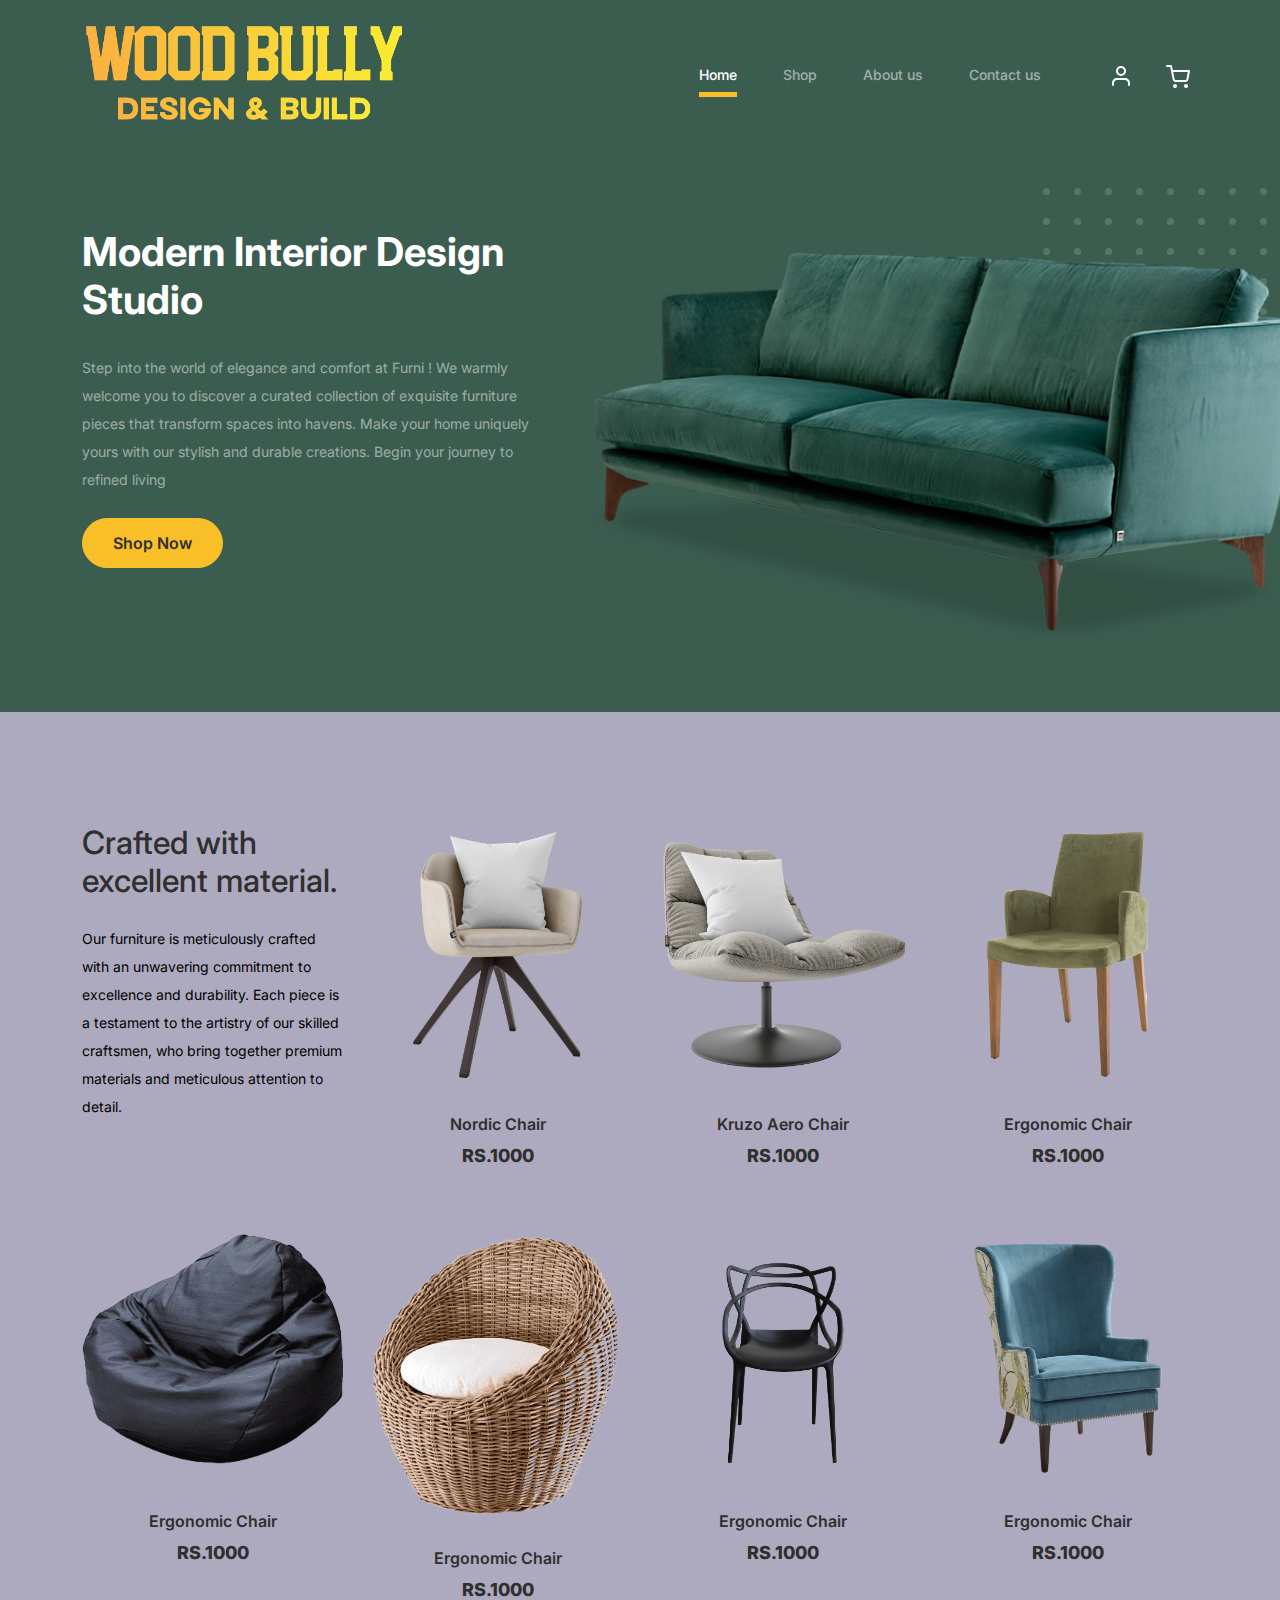
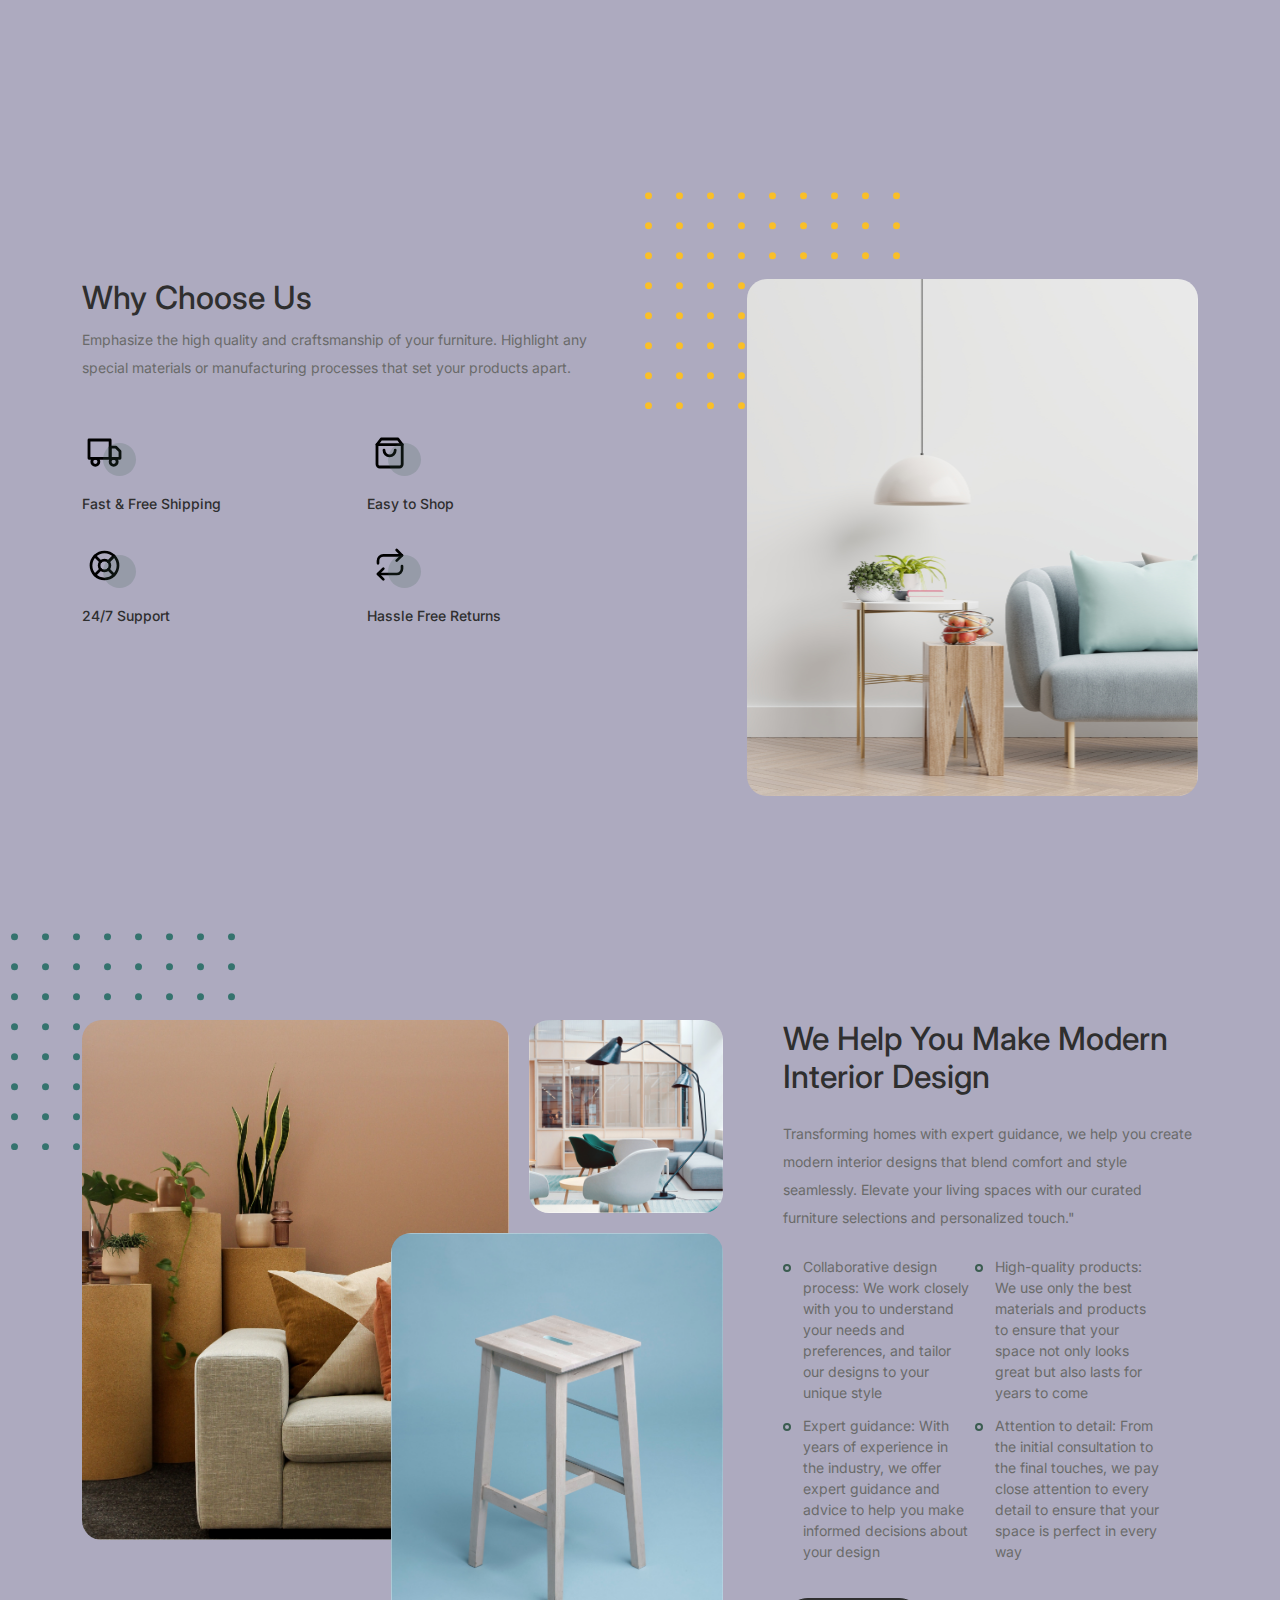
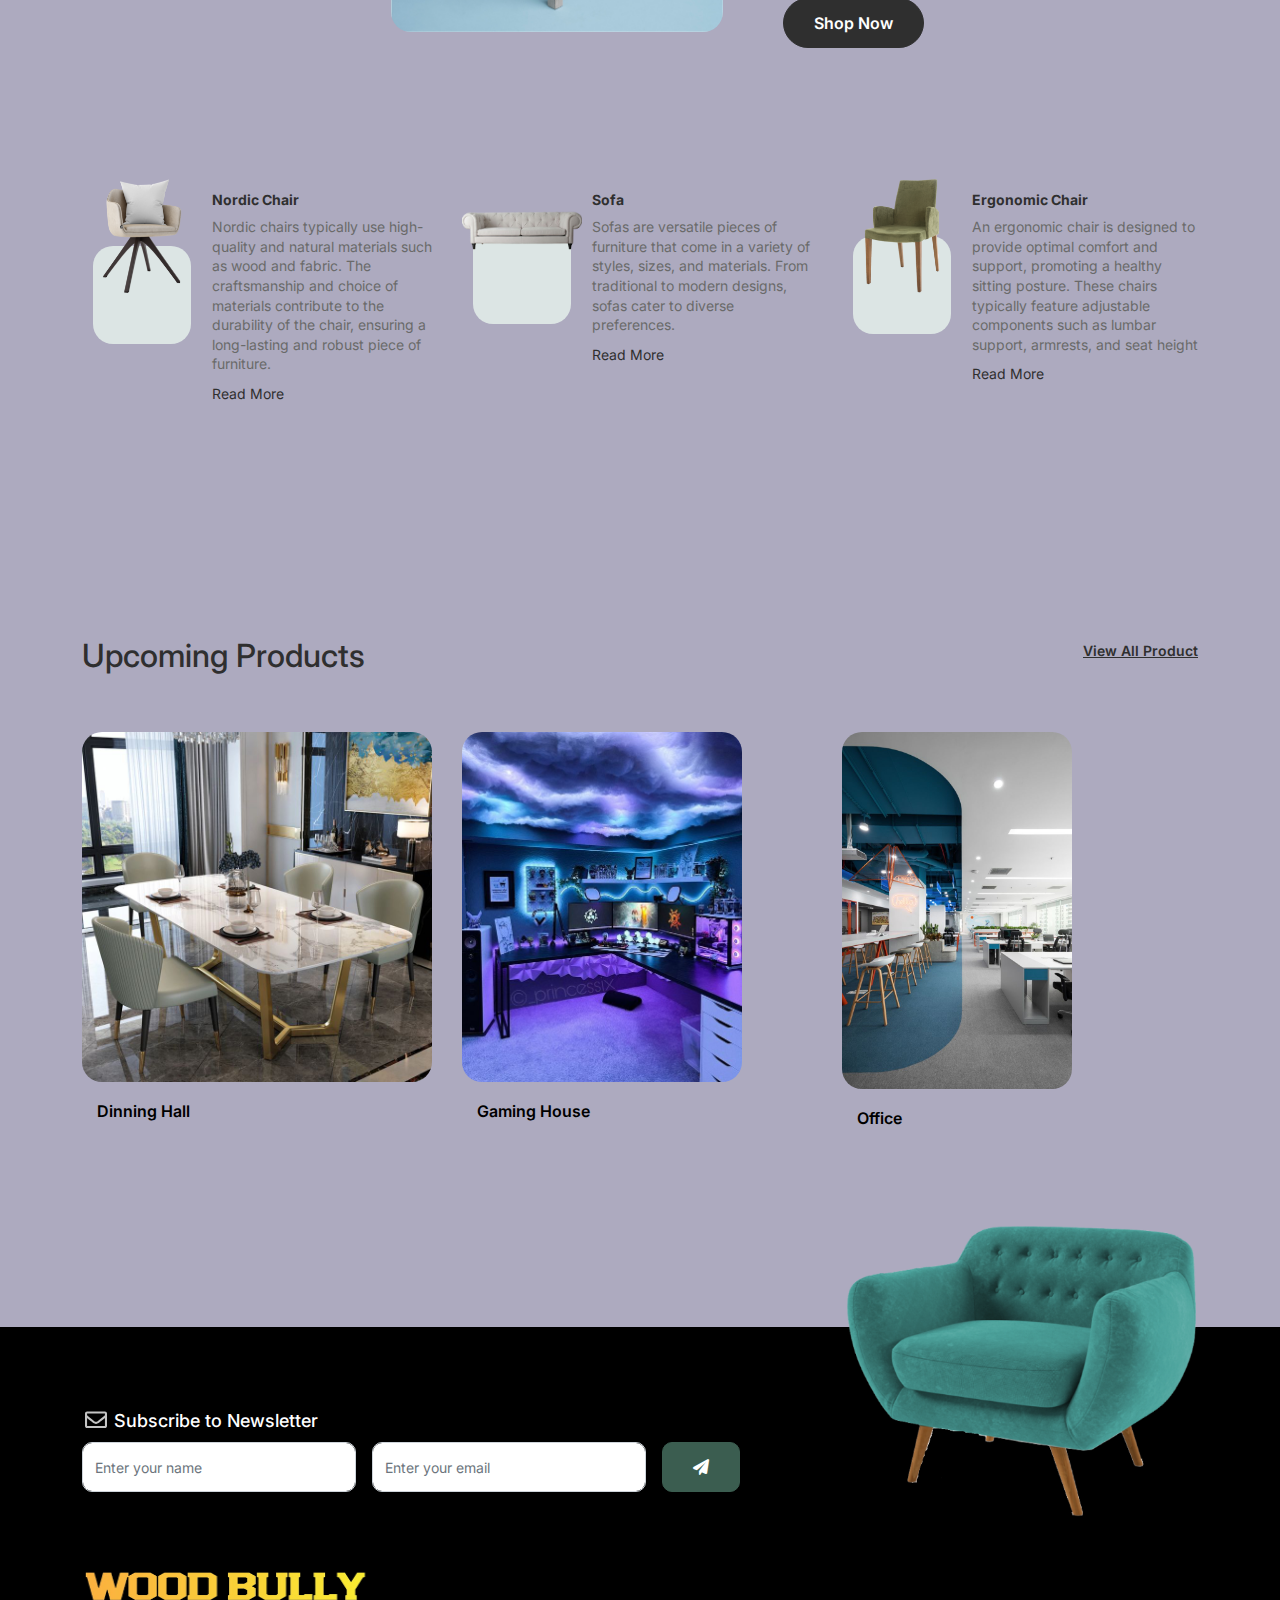
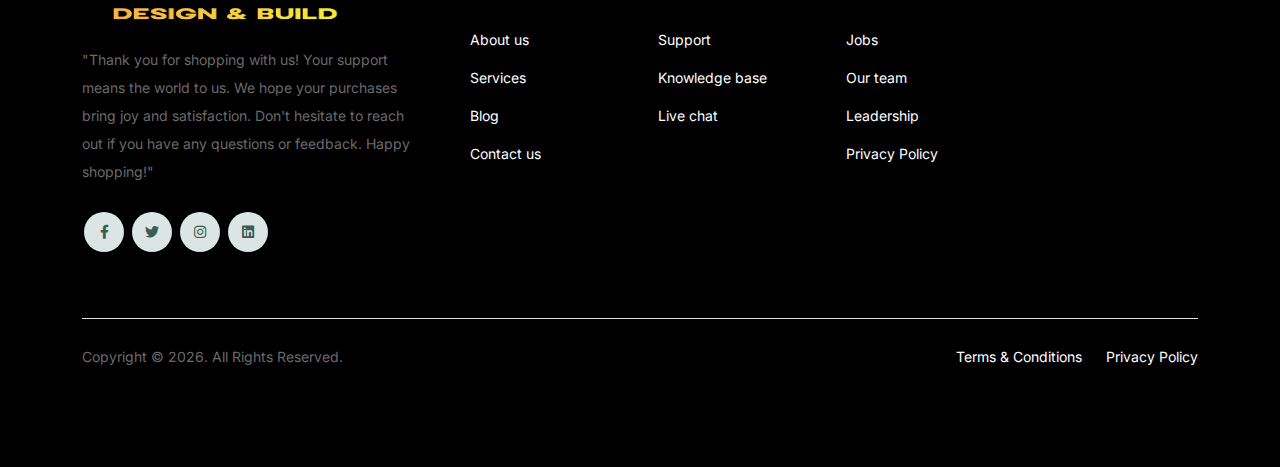
<file: woodbully/index.html>
<!doctype html>
<html lang="en">

<head>
	<meta charset="utf-8">
	<meta name="viewport" content="width=device-width, initial-scale=1, shrink-to-fit=no">
	<meta name="author" content="Untree.co">
	<link rel="shortcut icon" href="logo.png">

	<meta name="description" content="" />
	<meta name="keywords" content="bootstrap, bootstrap4" />


	<link href="css/bootstrap.min.css" rel="stylesheet">
	<link href="https://cdnjs.cloudflare.com/ajax/libs/font-awesome/6.0.0-beta3/css/all.min.css" rel="stylesheet">
	<link href="css/tiny-slider.css" rel="stylesheet">
	<link href="css/style.css" rel="stylesheet">
	<title>WOOD BULLY</title>
</head>

<body>

	<!-- Start Header/Navigation -->
	<nav class="custom-navbar navbar navbar navbar-expand-md navbar-dark bg-dark" arial-label="Furni navigation bar">

		<div class="container">
			<a class="navbar-brand" href="index.html"><img src="header.png" class="bull"><span></span></a>

			<button class="navbar-toggler" type="button" data-bs-toggle="collapse" data-bs-target="#navbarsFurni"
				aria-controls="navbarsFurni" aria-expanded="false" aria-label="Toggle navigation">
				<span class="navbar-toggler-icon"></span>
			</button>

			<div class="collapse navbar-collapse" id="navbarsFurni">
				<ul class="custom-navbar-nav navbar-nav ms-auto mb-2 mb-md-0">
					<li class="nav-item active">
						<a class="nav-link" href="index.html">Home</a>
					</li>
					<li><a class="nav-link" href="shop.html">Shop</a></li>
					<li><a class="nav-link" href="about.html">About us</a></li>
					<!-- <li><a class="nav-link" href="services.html">Services</a></li> -->
					<!-- <li><a class="nav-link" href="blog.html">Blog</a></li> -->
					<li><a class="nav-link" href="contact.html">Contact us</a></li>
				</ul>

				<ul class="custom-navbar-cta navbar-nav mb-2 mb-md-0 ms-5">
					<li><a class="nav-link" href="login.html"><img src="images/user.svg"></a></li>
					<li><a class="nav-link" href="cart.html"><img src="images/cart.svg"></a></li>
				</ul>
			</div>
		</div>

	</nav>
	<!-- End Header/Navigation -->

	<!-- Start Hero Section -->
	<div class="hero">
		<div class="container">
			<div class="row justify-content-between">
				<div class="col-lg-5">
					<div class="intro-excerpt">
						<h1>Modern Interior <span clsas="d-block">Design Studio</span></h1>
						<p class="mb-4">Step into the world of elegance and comfort at Furni ! We
							warmly welcome you to discover a curated collection of exquisite furniture pieces that
							transform spaces into havens. Make your home uniquely yours with our stylish and durable
							creations. Begin your journey to refined living</p>
						<p><a href="shop.html" class="btn btn-secondary me-2">Shop Now</a>
							<!-- <a href="#" class="btn btn-white-outline">Explore</a> -->
						</p>
					</div>
				</div>
				<div class="col-lg-7">
					<div class="hero-img-wrap">
						<img src="images/couch.png" class="img-fluid">
					</div>
				</div>
			</div>
		</div>
	</div>
	<!-- End Hero Section -->

	<!-- Start Product Section -->
	<div class="product-section">
		<div class="container">
			<div class="row">

				<!-- Start Column 1 -->
				<div class="col-md-12 col-lg-3 mb-5 mb-lg-0">
					<h2 class="mb-4 section-title">Crafted with excellent material.</h2>
					<p class="mb-41">
						Our furniture is meticulously crafted with an unwavering commitment to excellence and
						durability. Each piece is a testament to the artistry of our skilled craftsmen, who bring
						together premium materials and meticulous attention to detail. </p>
					<!-- <p><a href="shop.html" class="btn">Shop Now</a></p> -->
				</div>
				<!-- End Column 1 -->

				<!-- Start Column 2 -->
				<div class="col-12 col-md-4 col-lg-3 mb-5 mb-md-0">
					<a class="product-item" href="cart.html">
						<img src="images/product-1.png" class="img-fluid product-thumbnail">
						<h3 class="product-title">Nordic Chair</h3>
						<strong class="product-price">RS.1000</strong>

						<span class="icon-cross">
							<img src="images/cross.svg" class="img-fluid">
						</span>
					</a>
				</div>
				<!-- End Column 2 -->

				<!-- Start Column 3 -->
				<div class="col-12 col-md-4 col-lg-3 mb-5 mb-md-0">
					<a class="product-item" href="cart.html">
						<img src="images/product-2.png" class="img-fluid product-thumbnail">
						<h3 class="product-title">Kruzo Aero Chair</h3>
						<strong class="product-price">RS.1000</strong>

						<span class="icon-cross">
							<img src="images/cross.svg" class="img-fluid">
						</span>
					</a>
				</div>
				<!-- End Column 3 -->

				<!-- Start Column 4 -->
				<div class="col-12 col-md-4 col-lg-3 mb-5 mb-md-0">
					<a class="product-item" href="cart.html">
						<img src="images/product-3.png" class="img-fluid product-thumbnail">
						<h3 class="product-title">Ergonomic Chair</h3>
						<strong class="product-price">RS.1000</strong>

						<span class="icon-cross">
							<img src="images/cross.svg" class="img-fluid">
						</span>
					</a>
				</div>
				<div class="col-12 col-md-4 col-lg-3 mb-5 mb-md-0">
					<a class="product-item" href="cart.html">
						<img src="money1.png" class="img-fluid product-thumbnail">
						<h3 class="product-title">Ergonomic Chair</h3>
						<strong class="product-price">RS.1000</strong>

						<span class="icon-cross">
							<img src="images/cross.svg" class="img-fluid">
						</span>
					</a>
				</div>
				<div class="col-12 col-md-4 col-lg-3 mb-5 mb-md-0">
					<a class="product-item" href="cart.html">
						<img src="money2.png" class="img-fluid product-thumbnail">
						<h3 class="product-title">Ergonomic Chair</h3>
						<strong class="product-price">RS.1000</strong>

						<span class="icon-cross">
							<img src="images/cross.svg" class="img-fluid">
						</span>
					</a>
				</div>
				<div class="col-12 col-md-4 col-lg-3 mb-5 mb-md-0">
					<a class="product-item" href="cart.html">
						<img src="money3.png" class="img-fluid product-thumbnail">
						<h3 class="product-title">Ergonomic Chair</h3>
						<strong class="product-price">RS.1000</strong>

						<span class="icon-cross">
							<img src="images/cross.svg" class="img-fluid">
						</span>
					</a>
				</div>
				<div class="col-12 col-md-4 col-lg-3 mb-5 mb-md-0">
					<a class="product-item" href="cart.html">
						<img src="money4.png" class="img-fluid product-thumbnail">
						<h3 class="product-title">Ergonomic Chair</h3>
						<strong class="product-price">RS.1000</strong>

						<span class="icon-cross">
							<img src="images/cross.svg" class="img-fluid">
						</span>
					</a>
				</div>
				<!-- End Column 4 -->

			</div>
		</div>
	</div>
	<!-- End Product Section -->

	<!-- Start Why Choose Us Section -->
	<div class="why-choose-section">
		<div class="container">
			<div class="row justify-content-between">
				<div class="col-lg-6">
					<h2 class="section-title">Why Choose Us</h2>
					<p>Emphasize the high quality and craftsmanship of your furniture. Highlight any special materials
						or manufacturing processes that set your products apart.</p>

					<div class="row my-5">
						<div class="col-6 col-md-6">
							<div class="feature">
								<div class="icon">
									<img src="images/truck.svg" alt="Image" class="imf-fluid">
								</div>
								<h3>Fast &amp; Free Shipping</h3>
								<p></p>
							</div>
						</div>

						<div class="col-6 col-md-6">
							<div class="feature">
								<div class="icon">
									<img src="images/bag.svg" alt="Image" class="imf-fluid">
								</div>
								<h3>Easy to Shop</h3>
								<p></p>
							</div>
						</div>

						<div class="col-6 col-md-6">
							<div class="feature">
								<div class="icon">
									<img src="images/support.svg" alt="Image" class="imf-fluid">
								</div>
								<h3>24/7 Support</h3>
								<p></p>
							</div>
						</div>

						<div class="col-6 col-md-6">
							<div class="feature">
								<div class="icon">
									<img src="images/return.svg" alt="Image" class="imf-fluid">
								</div>
								<h3>Hassle Free Returns</h3>
								<p></p>
							</div>
						</div>

					</div>
				</div>

				<div class="col-lg-5">
					<div class="img-wrap">
						<img src="images/why-choose-us-img.jpg" alt="Image" class="img-fluid">
					</div>
				</div>

			</div>
		</div>
	</div>
	<!-- End Why Choose Us Section -->

	<!-- Start We Help Section -->
	<div class="we-help-section">
		<div class="container">
			<div class="row justify-content-between">
				<div class="col-lg-7 mb-5 mb-lg-0">
					<div class="imgs-grid">
						<div class="grid grid-1"><img src="images/img-grid-1.jpg" alt="Untree.co"></div>
						<div class="grid grid-2"><img src="images/img-grid-2.jpg" alt="Untree.co"></div>
						<div class="grid grid-3"><img src="images/img-grid-3.jpg" alt="Untree.co"></div>
					</div>
				</div>
				<div class="col-lg-5 ps-lg-5">
					<h2 class="section-title mb-4">We Help You Make Modern Interior Design</h2>
					<p>Transforming homes with expert guidance, we help you create modern interior designs that blend
						comfort and style seamlessly. Elevate your living spaces with our curated furniture selections
						and personalized touch."</p>

					<ul class="list-unstyled custom-list my-4">
						<li>Collaborative design process: We work closely with you to understand your needs and
							preferences, and tailor our designs to your unique style</li>
						<li>High-quality products: We use only the best materials and products to ensure that your space
							not only looks great but also lasts for years to come</li>
						<li>Expert guidance: With years of experience in the industry, we offer expert guidance and
							advice to help you make informed decisions about your design</li>
						<li>Attention to detail: From the initial consultation to the final touches, we pay close
							attention to every detail to ensure that your space is perfect in every way</li>
					</ul>
					<p><a href="shop.html" class="btn">Shop Now</a></p>
				</div>
			</div>
		</div>
	</div>
	<!-- End We Help Section -->

	<!-- Start Popular Product -->
	<div class="popular-product">
		<div class="container">
			<div class="row">

				<div class="col-12 col-md-6 col-lg-4 mb-4 mb-lg-0">
					<div class="product-item-sm d-flex">
						<div class="thumbnail">
							<img src="images/product-1.png" alt="Image" class="img-fluid">
						</div>
						<div class="pt-3">
							<h3>Nordic Chair</h3>
							<p>Nordic chairs typically use high-quality and natural materials such as wood and fabric.
								The craftsmanship and choice of materials contribute to the durability of the chair,
								ensuring a long-lasting and robust piece of furniture.</p>
							<p><a href="#">Read More</a></p>
						</div>
					</div>
				</div>

				<div class="col-12 col-md-6 col-lg-4 mb-4 mb-lg-0">
					<div class="product-item-sm d-flex">
						<div class="thumbnail">
							<img src="imagesproduct-2.png" alt="Image" class="img-fluid">
						</div>
						<div class="pt-3">
							<h3>Sofa</h3>
							<p>Sofas are versatile pieces of furniture that come in a variety of styles, sizes, and
								materials. From traditional to modern designs, sofas cater to diverse preferences.
							</p>
							<p><a href="#">Read More</a></p>
						</div>
					</div>
				</div>

				<div class="col-12 col-md-6 col-lg-4 mb-4 mb-lg-0">
					<div class="product-item-sm d-flex">
						<div class="thumbnail">
							<img src="images/product-3.png" alt="Image" class="img-fluid">
						</div>
						<div class="pt-3">
							<h3>Ergonomic Chair</h3>
							<p>An ergonomic chair is designed to provide optimal comfort and support, promoting a
								healthy sitting posture. These chairs typically feature adjustable components such as
								lumbar support, armrests, and seat height </p>
							<p><a href="#">Read More</a></p>
						</div>
					</div>
				</div>

			</div>
		</div>
	</div>
	<!-- End Popular Product -->

	<!-- Start Testimonial Slider -->
	<!-- <div class="testimonial-section">
		<div class="container">
			<div class="row">
				<div class="col-lg-7 mx-auto text-center">
					<h2 class="section-title">Testimonials</h2>
				</div>
			</div>

			<div class="row justify-content-center">
				<div class="col-lg-12">
					<div class="testimonial-slider-wrap text-center">

						<div id="testimonial-nav">
							<span class="prev" data-controls="prev"><span class="fa fa-chevron-left"></span></span>
							<span class="next" data-controls="next"><span class="fa fa-chevron-right"></span></span>
						</div>

						<div class="testimonial-slider">

							<div class="item">
								<div class="row justify-content-center">
									<div class="col-lg-8 mx-auto">

										<div class="testimonial-block text-center">
											<blockquote class="mb-5">
												<p>&ldquo;Donec facilisis quam ut purus rutrum lobortis. Donec vitae
													odio quis nisl dapibus malesuada. Nullam ac aliquet velit. Aliquam
													vulputate velit imperdiet dolor tempor tristique. Pellentesque
													habitant morbi tristique senectus et netus et malesuada fames ac
													turpis egestas. Integer convallis volutpat dui quis
													scelerisque.&rdquo;</p>
											</blockquote>

											<div class="author-info">
												<div class="author-pic">
													<img src="chairs.png" alt="Maria Jones" class="img-fluid">
												</div>
												<h3 class="font-weight-bold">Maria Jones</h3>
												<span class="position d-block mb-3">CEO, Co-Founder, XYZ Inc.</span>
											</div>
										</div>

									</div>
								</div>
							</div>
						

							<div class="item">
								<div class="row justify-content-center">
									<div class="col-lg-8 mx-auto">

										<div class="testimonial-block text-center">
											<blockquote class="mb-5">
												<p>&ldquo;Donec facilisis quam ut purus rutrum lobortis. Donec vitae
													odio quis nisl dapibus malesuada. Nullam ac aliquet velit. Aliquam
													vulputate velit imperdiet dolor tempor tristique. Pellentesque
													habitant morbi tristique senectus et netus et malesuada fames ac
													turpis egestas. Integer convallis volutpat dui quis
													scelerisque.&rdquo;</p>
											</blockquote>

											<div class="author-info">
												<div class="author-pic">
													<img src="images/person-1.png" alt="Maria Jones" class="img-fluid">
												</div>
												<h3 class="font-weight-bold">Maria Jones</h3>
												<span class="position d-block mb-3">CEO, Co-Founder, XYZ Inc.</span>
											</div>
										</div>

									</div>
								</div>
							</div>
							
							<div class="item">
								<div class="row justify-content-center">
									<div class="col-lg-8 mx-auto">

										<div class="testimonial-block text-center">
											<blockquote class="mb-5">
												<p>&ldquo;Donec facilisis quam ut purus rutrum lobortis. Donec vitae
													odio quis nisl dapibus malesuada. Nullam ac aliquet velit. Aliquam
													vulputate velit imperdiet dolor tempor tristique. Pellentesque
													habitant morbi tristique senectus et netus et malesuada fames ac
													turpis egestas. Integer convallis volutpat dui quis
													scelerisque.&rdquo;</p>
											</blockquote>

											<div class="author-info">
												<div class="author-pic">
													<img src="images/person-1.png" alt="Maria Jones" class="img-fluid">
												</div>
												<h3 class="font-weight-bold">Maria Jones</h3>
												<span class="position d-block mb-3">CEO, Co-Founder, XYZ Inc.</span>
											</div>
										</div>

									</div>
								</div>
							</div>
							

						</div>

					</div>
				</div>
			</div>
		</div>
	</div> -->
	<!-- End Testimonial Slider -->

	<!-- Start Blog Section -->
	<div class="blog-section">
		<div class="container">
			<div class="row mb-5">
				<div class="col-md-6">
					<h2 class="section-title">Upcoming Products</h2>
				</div>
				<div class="col-md-6 text-start text-md-end">
					<a href="shop.html" class="more">View All Product</a>
				</div>
			</div>

			<div class="row">

				<div class="col-12 col-sm-6 col-md-4 mb-4 mb-md-0">
					<div class="post-entry">
						<a href="#" class="post-thumbnail"><img src="UP pro.jpeg" alt="Image"
								class="img-fluid1"></a>
						<div  class="post-content-entry">
							<h3><a >Dinning Hall</a></h3>
							<div class="meta">
								<!-- <span>by <a href="#">Kristin Watson</a></span> <span>on <a href="#">Dec 19,
										2021</a></span> -->
							</div>
						</div>
					</div>
				</div>

				<div class="col-12 col-sm-6 col-md-4 mb-4 mb-md-0">
					<div class="post-entry">
						<a href="#" class="post-thumbnail"><img src="UP pro1.jpeg" alt="Image"
								class="img-fluid2"></a>
						<div class="post-content-entry">
							<h3><a>Gaming House</a></h3>
							<div class="meta">
								<!-- <span>by <a >Robert Fox</a></span> <span>on <a >Dec 15, 2021</a></span> -->
							</div>
						</div>
					</div>
				</div>

				<div class="col-12 col-sm-6 col-md-4 mb-4 mb-md-0">
					<div class="post-entry">
						<a href="#" class="post-thumbnail"><img src="UP pro2.jpeg" alt="Image"
								class="img-fluid3"></a>
						<div class="post-content-entry">
							<h3><a >Office </a></h3>
							<div class="meta">
								<!-- <span>by <a href="#">Kristin Watson</a></span> <span>on <a href="#">Dec 12,
										2021</a></span> -->
							</div>
						</div>
					</div>
				</div>

			</div>
		</div>
	</div>
	<!-- End Blog Section -->

	<!-- Start Footer Section -->
	<footer class="footer-section">
		<div class="container relative">

			<div class="sofa-img">
				<img src="sofa R.png" alt="Image" class="img-fluid">
			</div>

			<div class="row">
				<div class="col-lg-8">
					<div class="subscription-form">
						<h3 class="d-flex align-items-center"><span class="me-1"><img src="images/envelope-outline.svg"
									alt="Image" class="img-fluid"></span><span>Subscribe to Newsletter</span></h3>

						<form action="#" class="row g-3">
							<div class="col-auto">
								<input type="text" class="form-control" placeholder="Enter your name">
							</div>
							<div class="col-auto">
								<input type="email" class="form-control" placeholder="Enter your email">
							</div>
							<div class="col-auto">
								<button class="btn btn-primary">
									<span class="fa fa-paper-plane"></span>
								</button>
							</div>
						</form>

					</div>
				</div>
			</div>

			<div class="row g-5 mb-5">
				<div class="col-lg-4">
					<div class="mb-4 footer-logo-wrap"><a href="" class="footer-logo"><img src="header.png"
								class="lower"></i><span></span></a></div>
					<p class="mb-4">"Thank you for shopping with us! Your support means the world to us. We hope your
						purchases bring joy and satisfaction. Don't hesitate to reach out if you have any questions or
						feedback. Happy shopping!"</p>

					<ul class="list-unstyled custom-social">
						<li><a href="#"><span class="fa fa-brands fa-facebook-f"></span></a></li>
						<li><a href="#"><span class="fa fa-brands fa-twitter"></span></a></li>
						<li><a href="#"><span class="fa fa-brands fa-instagram"></span></a></li>
						<li><a href="#"><span class="fa fa-brands fa-linkedin"></span></a></li>
					</ul>
				</div>

				<div class="col-lg-8">
					<div class="row links-wrap">
						<div class="col-6 col-sm-6 col-md-3">
							<ul class="list-unstyled">
								<li><a href="#">About us</a></li>
								<li><a href="#">Services</a></li>
								<li><a href="#">Blog</a></li>
								<li><a href="#">Contact us</a></li>
							</ul>
						</div>

						<div class="col-6 col-sm-6 col-md-3">
							<ul class="list-unstyled">
								<li><a href="#">Support</a></li>
								<li><a href="#">Knowledge base</a></li>
								<li><a href="#">Live chat</a></li>
							</ul>
						</div>

						<div class="col-6 col-sm-6 col-md-3">
							<ul class="list-unstyled">
								<li><a href="#">Jobs</a></li>
								<li><a href="#">Our team</a></li>
								<li><a href="#">Leadership</a></li>
								<li><a href="#">Privacy Policy</a></li>
							</ul>
						</div>

						<!-- <div class="col-6 col-sm-6 col-md-3">
							<ul class="list-unstyled">
								<li><a href="#">Nordic Chair</a></li>
								<li><a href="#">Kruzo Aero</a></li>
								<li><a href="#">Ergonomic Chair</a></li>
							</ul>
						</div> -->
					</div>
				</div>

			</div>

			<div class="border-top copyright">
				<div class="row pt-4">
					<div class="col-lg-6">
						<p class="mb-2 text-center text-lg-start">Copyright &copy;
							<script>document.write(new Date().getFullYear());</script>. All Rights Reserved.
							
						</p>
					</div>

					<div class="col-lg-6 text-center text-lg-end">
						<ul class="list-unstyled d-inline-flex ms-auto">
							<li class="me-4"><a href="#">Terms &amp; Conditions</a></li>
							<li><a href="#">Privacy Policy</a></li>
						</ul>
					</div>

				</div>
			</div>

		</div>
	</footer>
	<!-- End Footer Section -->


	<script src="js/bootstrap.bundle.min.js"></script>
	<script src="js/tiny-slider.js"></script>
	<script src="js/custom.js"></script>
</body>

</html>
</file>
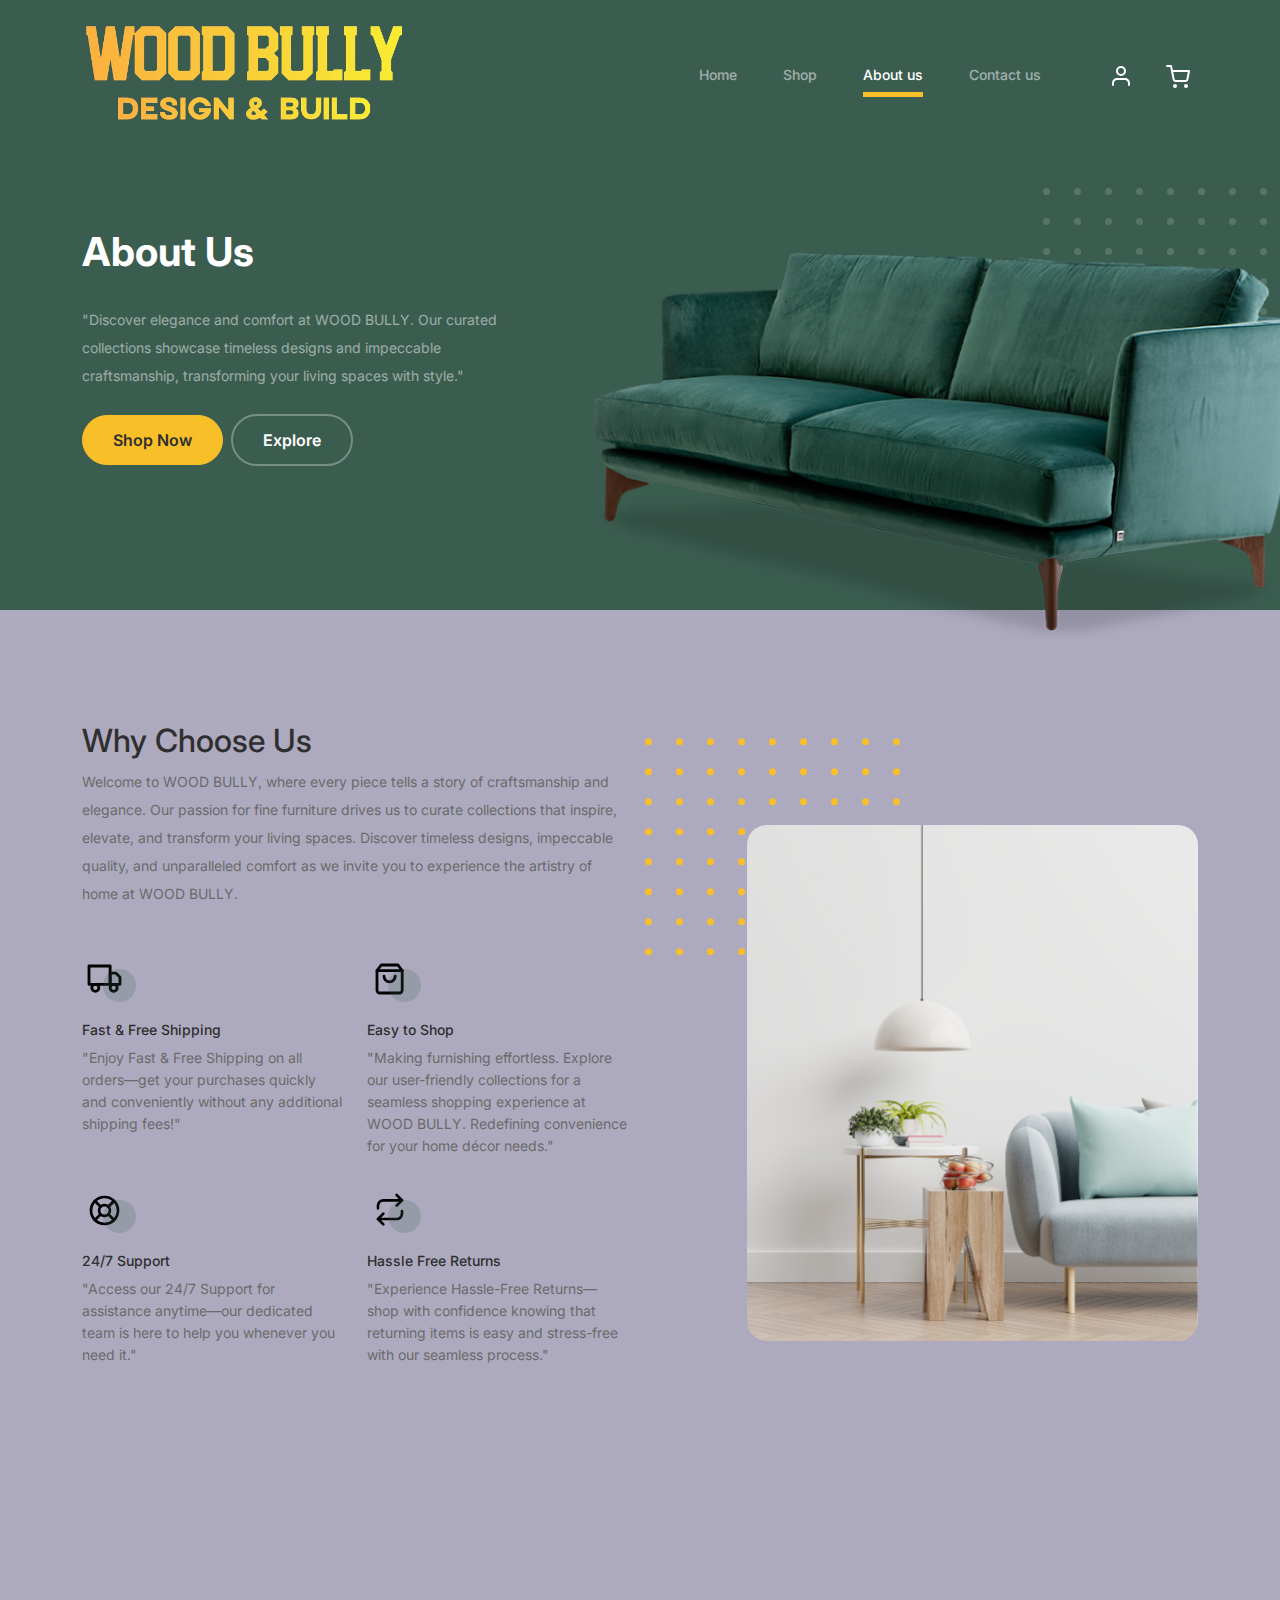
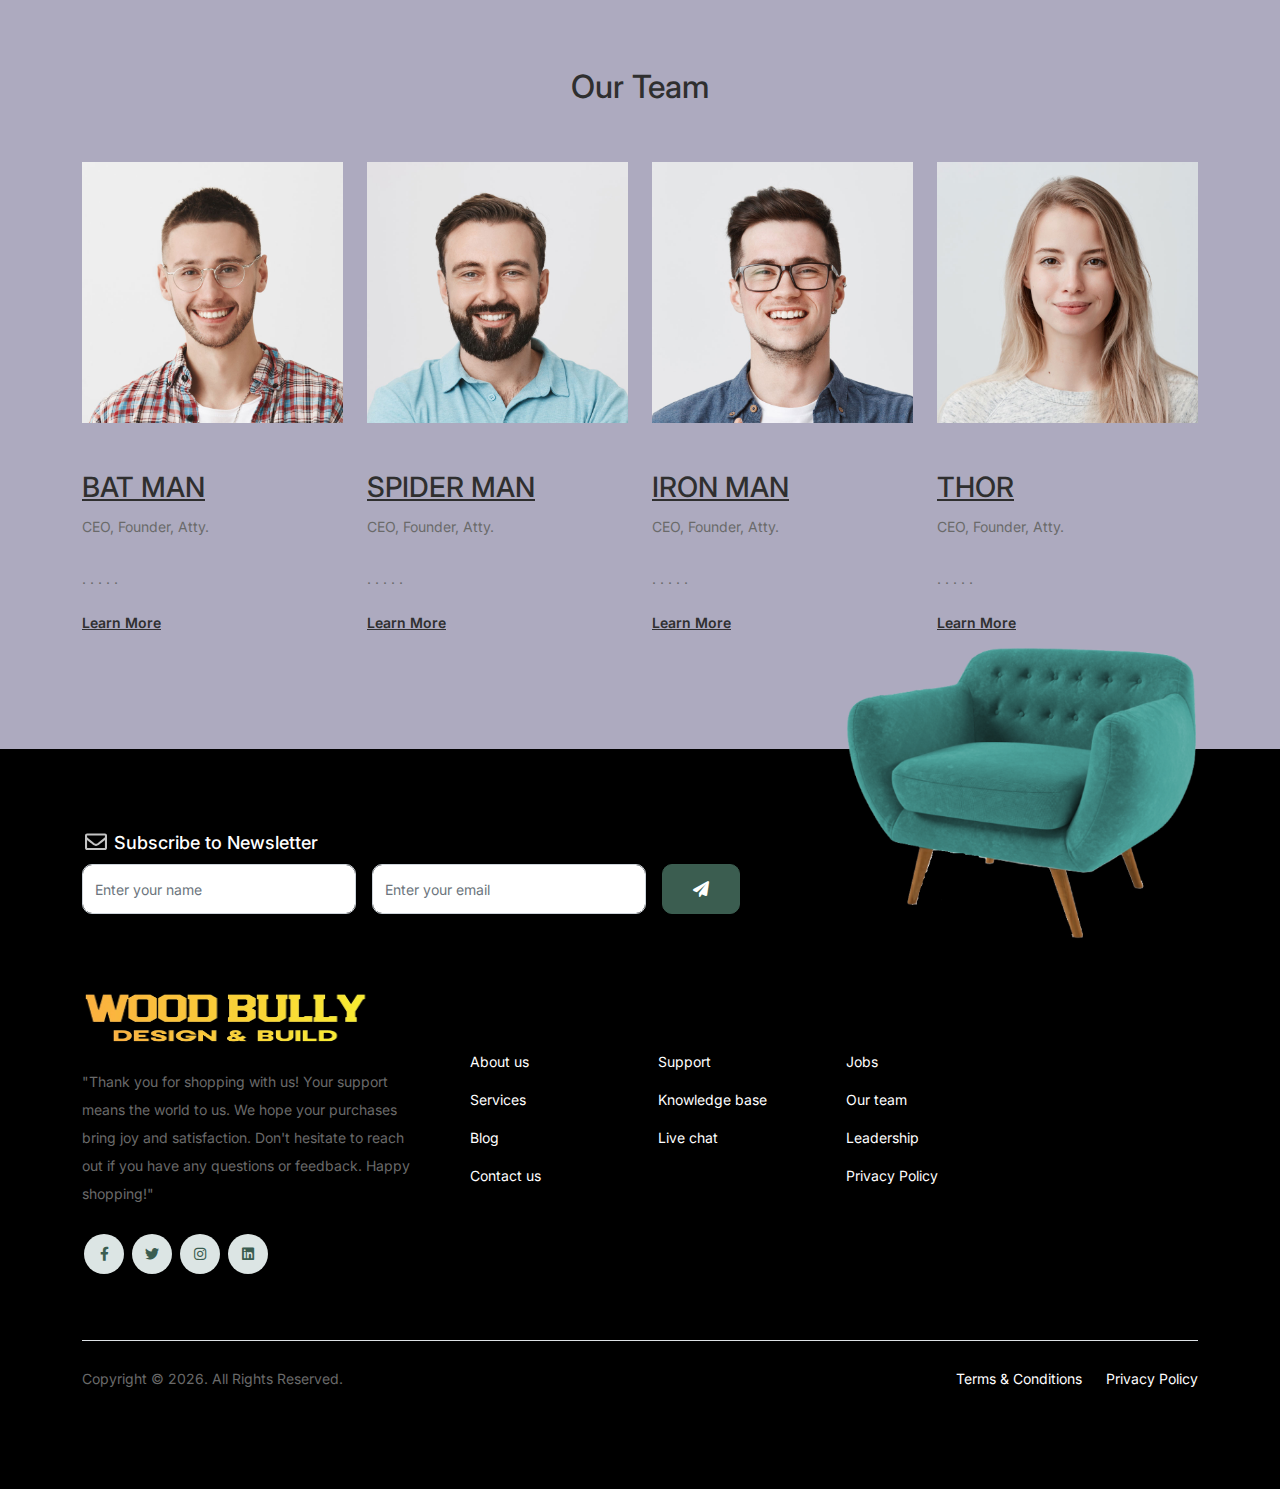
<file: woodbully/about.html>
<!doctype html>
<html lang="en">

<head>
	<meta charset="utf-8">
	<meta name="viewport" content="width=device-width, initial-scale=1, shrink-to-fit=no">
	<meta name="author" content="Untree.co">
	<link rel="shortcut icon" href="logo.png">

	<meta name="description" content="" />
	<meta name="keywords" content="bootstrap, bootstrap4" />

	<!-- Bootstrap CSS -->
	<link href="css/bootstrap.min.css" rel="stylesheet">
	<link href="https://cdnjs.cloudflare.com/ajax/libs/font-awesome/6.0.0-beta3/css/all.min.css" rel="stylesheet">
	<link href="css/tiny-slider.css" rel="stylesheet">
	<link href="css/style.css" rel="stylesheet">
	<title>WOOD BULLY </title>
</head>

<body>

	<!-- Start Header/Navigation -->
	<nav class="custom-navbar navbar navbar navbar-expand-md navbar-dark bg-dark" arial-label="Furni navigation bar">

		<div class="container">
			<a class="navbar-brand" href="index.html"><img src="header.png" class="bull"></a>

			<button class="navbar-toggler" type="button" data-bs-toggle="collapse" data-bs-target="#navbarsFurni"
				aria-controls="navbarsFurni" aria-expanded="false" aria-label="Toggle navigation">
				<span class="navbar-toggler-icon"></span>
			</button>

			<div class="collapse navbar-collapse" id="navbarsFurni">
				<ul class="custom-navbar-nav navbar-nav ms-auto mb-2 mb-md-0">
					<li class="nav-item ">
						<a class="nav-link" href="index.html">Home</a>
					</li>
					<li><a class="nav-link" href="shop.html">Shop</a></li>
					<li class="active"><a class="nav-link" href="about.html">About us</a></li>
					<!-- <li><a class="nav-link" href="services.html">Services</a></li> -->
					<!-- <li><a class="nav-link" href="blog.html">Blog</a></li> -->
					<li><a class="nav-link" href="contact.html">Contact us</a></li>
				</ul>

				<ul class="custom-navbar-cta navbar-nav mb-2 mb-md-0 ms-5">
					<li><a class="nav-link" href="login.html"><img src="images/user.svg"></a></li>
					<li><a class="nav-link" href="cart.html"><img src="images/cart.svg"></a></li>
				</ul>
			</div>
		</div>

	</nav>
	<!-- End Header/Navigation -->

	<!-- Start Hero Section -->
	<div class="hero">
		<div class="container">
			<div class="row justify-content-between">
				<div class="col-lg-5">
					<div class="intro-excerpt">
						<h1>About Us</h1>
						<p class="mb-4">"Discover elegance and comfort at WOOD BULLY. Our curated collections showcase
							timeless designs and impeccable craftsmanship, transforming your living spaces with style."
						</p>
						<p><a href="shop.html" class="btn btn-secondary me-2">Shop Now</a><a href="#"
								class="btn btn-white-outline">Explore</a></p>
					</div>
				</div>
				<div class="col-lg-7">
					<div class="hero-img-wrap">
						<img src="images/couch.png" class="img-fluid">
					</div>
				</div>
			</div>
		</div>
	</div>
	<!-- End Hero Section -->



	<!-- Start Why Choose Us Section -->
	<div class="why-choose-section">
		<div class="container">
			<div class="row justify-content-between align-items-center">
				<div class="col-lg-6">
					<h2 class="section-title">Why Choose Us</h2>
					<p>Welcome to WOOD BULLY, where every piece tells a story of craftsmanship and elegance. Our
						passion for fine furniture drives us to curate collections that inspire, elevate, and transform
						your living spaces. Discover timeless designs, impeccable quality, and unparalleled comfort as
						we invite you to experience the artistry of home at WOOD BULLY.</p>

					<div class="row my-5">
						<div class="col-6 col-md-6">
							<div class="feature">
								<div class="icon">
									<img src="images/truck.svg" alt="Image" class="imf-fluid">
								</div>
								<h3>Fast &amp; Free Shipping</h3>
								<p>"Enjoy Fast & Free Shipping on all orders—get your purchases quickly and conveniently
									without any additional shipping fees!"
								</p>
							</div>
						</div>

						<div class="col-6 col-md-6">
							<div class="feature">
								<div class="icon">
									<img src="images/bag.svg" alt="Image" class="imf-fluid">
								</div>
								<h3>Easy to Shop</h3>
								<p>"Making furnishing effortless. Explore our user-friendly collections for a seamless
									shopping experience at WOOD BULLY. Redefining convenience for your home décor
									needs."</p>
							</div>
						</div>

						<div class="col-6 col-md-6">
							<div class="feature">
								<div class="icon">
									<img src="images/support.svg" alt="Image" class="imf-fluid">
								</div>
								<h3>24/7 Support</h3>
								<p>"Access our 24/7 Support for assistance anytime—our dedicated team is here to help
									you whenever you need it."
								</p>
							</div>
						</div>

						<div class="col-6 col-md-6">
							<div class="feature">
								<div class="icon">
									<img src="images/return.svg" alt="Image" class="imf-fluid">
								</div>
								<h3>Hassle Free Returns</h3>
								<p>"Experience Hassle-Free Returns—shop with confidence knowing that returning items is
									easy and stress-free with our seamless process."</p>
							</div>
						</div>

					</div>
				</div>

				<div class="col-lg-5">
					<div class="img-wrap">
						<img src="images/why-choose-us-img.jpg" alt="Image" class="img-fluid">
					</div>
				</div>

			</div>
		</div>
	</div>
	<!-- End Why Choose Us Section -->

	<!-- Start Team Section -->
	<div class="untree_co-section">
		<div class="container">

			<div class="row mb-5">
				<div class="col-lg-5 mx-auto text-center">
					<h2 class="section-title">Our Team</h2>
				</div>
			</div>

			<div class="row">

				<!-- Start Column 1 -->
				<div class="col-12 col-md-6 col-lg-3 mb-5 mb-md-0">
					<img src="images/person_1.jpg" class="img-fluid mb-5">
					<h3 clas><a href="#"><span class="">BAT</span> MAN</a></h3>
					<span class="d-block position mb-4">CEO, Founder, Atty.</span>
					<p>.
					   .
					   .
					   .
					   .
					</p>
					<p class="mb-0"><a href="#" class="more dark">Learn More <span
								class="icon-arrow_forward"></span></a></p>
				</div>
				<!-- End Column 1 -->

				<!-- Start Column 2 -->
				<div class="col-12 col-md-6 col-lg-3 mb-5 mb-md-0">
					<img src="images/person_2.jpg" class="img-fluid mb-5">

					<h3 clas><a href="#"><span class="">SPIDER </span> MAN</a></h3>
					<span class="d-block position mb-4">CEO, Founder, Atty.</span>
					<p>.
						.
						.
						.
						.</p>
					<p class="mb-0"><a href="#" class="more dark">Learn More <span
								class="icon-arrow_forward"></span></a></p>

				</div>
				<!-- End Column 2 -->

				<!-- Start Column 3 -->
				<div class="col-12 col-md-6 col-lg-3 mb-5 mb-md-0">
					<img src="images/person_3.jpg" class="img-fluid mb-5">
					<h3 clas><a href="#"><span class="">IRON</span> MAN</a></h3>
					<span class="d-block position mb-4">CEO, Founder, Atty.</span>
					<p>.
						.
						.
						.
						.</p>
					<p class="mb-0"><a href="#" class="more dark">Learn More <span
								class="icon-arrow_forward"></span></a></p>
				</div>
				<!-- End Column 3 -->

				<!-- Start Column 4 -->
				<div class="col-12 col-md-6 col-lg-3 mb-5 mb-md-0">
					<img src="images/person_4.jpg" class="img-fluid mb-5">

					<h3 clas><a href="#"><span class="">THOR</span></a></h3>
					<span class="d-block position mb-4">CEO, Founder, Atty.</span>
					<p>.
						.
						.
						.
						.</p>
					<p class="mb-0"><a href="#" class="more dark">Learn More <span
								class="icon-arrow_forward"></span></a></p>


				</div>
				<!-- End Column 4 -->



			</div>
		</div>
	</div>
	<!-- End Team Section -->



	<!-- Start Testimonial Slider -->
	<!-- <div class="testimonial-section before-footer-section">
		<div class="container">
			<div class="row">
				<div class="col-lg-7 mx-auto text-center">
					<h2 class="section-title">Testimonials</h2>
				</div>
			</div>

			<div class="row justify-content-center">
				<div class="col-lg-12">
					<div class="testimonial-slider-wrap text-center">

						<div id="testimonial-nav">
							<span class="prev" data-controls="prev"><span class="fa fa-chevron-left"></span></span>
							<span class="next" data-controls="next"><span class="fa fa-chevron-right"></span></span>
						</div>

						<div class="testimonial-slider">

							<div class="item">
								<div class="row justify-content-center">
									<div class="col-lg-8 mx-auto">

										<div class="testimonial-block text-center">
											<blockquote class="mb-5">
												<p>&ldquo;Donec facilisis quam ut purus rutrum lobortis. Donec vitae
													odio quis nisl dapibus malesuada. Nullam ac aliquet velit. Aliquam
													vulputate velit imperdiet dolor tempor tristique. Pellentesque
													habitant morbi tristique senectus et netus et malesuada fames ac
													turpis egestas. Integer convallis volutpat dui quis
													scelerisque.&rdquo;</p>
											</blockquote>

											<div class="author-info">
												<div class="author-pic">
													<img src="images/person-1.png" alt="Maria Jones" class="img-fluid">
												</div>
												<h3 class="font-weight-bold">Maria Jones</h3>
												<span class="position d-block mb-3">CEO, Co-Founder, XYZ Inc.</span>
											</div>
										</div>

									</div>
								</div>
							</div>
						

							<div class="item">
								<div class="row justify-content-center">
									<div class="col-lg-8 mx-auto">

										<div class="testimonial-block text-center">
											<blockquote class="mb-5">
												<p>&ldquo;Donec facilisis quam ut purus rutrum lobortis. Donec vitae
													odio quis nisl dapibus malesuada. Nullam ac aliquet velit. Aliquam
													vulputate velit imperdiet dolor tempor tristique. Pellentesque
													habitant morbi tristique senectus et netus et malesuada fames ac
													turpis egestas. Integer convallis volutpat dui quis
													scelerisque.&rdquo;</p>
											</blockquote>

											<div class="author-info">
												<div class="author-pic">
													<img src="images/person-1.png" alt="Maria Jones" class="img-fluid">
												</div>
												<h3 class="font-weight-bold">Maria Jones</h3>
												<span class="position d-block mb-3">CEO, Co-Founder, XYZ Inc.</span>
											</div>
										</div>

									</div>
								</div>
							</div>
							
							<div class="item">
								<div class="row justify-content-center">
									<div class="col-lg-8 mx-auto">

										<div class="testimonial-block text-center">
											<blockquote class="mb-5">
												<p>&ldquo;Donec facilisis quam ut purus rutrum lobortis. Donec vitae
													odio quis nisl dapibus malesuada. Nullam ac aliquet velit. Aliquam
													vulputate velit imperdiet dolor tempor tristique. Pellentesque
													habitant morbi tristique senectus et netus et malesuada fames ac
													turpis egestas. Integer convallis volutpat dui quis
													scelerisque.&rdquo;</p>
											</blockquote>

											<div class="author-info">
												<div class="author-pic">
													<img src="images/person-1.png" alt="Maria Jones" class="img-fluid">
												</div>
												<h3 class="font-weight-bold">Maria Jones</h3>
												<span class="position d-block mb-3">CEO, Co-Founder, XYZ Inc.</span>
											</div>
										</div>

									</div>
								</div>
							</div>
							

						</div>

					</div>
				</div>
			</div>
		</div>
	</div> -->
	<!-- End Testimonial Slider -->



	<!-- Start Footer Section -->
	<footer class="footer-section">
		<div class="container relative">

			<div class="sofa-img">
				<img src="sofa R.png" alt="Image" class="img-fluid">
			</div>

			<div class="row">
				<div class="col-lg-8">
					<div class="subscription-form">
						<h3 class="d-flex align-items-center"><span class="me-1"><img src="images/envelope-outline.svg"
									alt="Image" class="img-fluid"></span><span>Subscribe to Newsletter</span></h3>

						<form action="#" class="row g-3">
							<div class="col-auto">
								<input type="text" class="form-control" placeholder="Enter your name">
							</div>
							<div class="col-auto">
								<input type="email" class="form-control" placeholder="Enter your email">
							</div>
							<div class="col-auto">
								<button class="btn btn-primary">
									<span class="fa fa-paper-plane"></span>
								</button>
							</div>
						</form>

					</div>
				</div>
			</div>

			<div class="row g-5 mb-5">
				<div class="col-lg-4">
					<div class="mb-4 footer-logo-wrap"><a href="#" class="footer-logo"><img src="header.png"
								class="lower"> </a></div>
					<p class="mb-4">"Thank you for shopping with us! Your support means the world to us. We hope your
						purchases bring joy and satisfaction. Don't hesitate to reach out if you have any questions or
						feedback. Happy shopping!"</p>

					<ul class="list-unstyled custom-social">
						<li><a href="#"><span class="fa fa-brands fa-facebook-f"></span></a></li>
						<li><a href="#"><span class="fa fa-brands fa-twitter"></span></a></li>
						<li><a href="#"><span class="fa fa-brands fa-instagram"></span></a></li>
						<li><a href="#"><span class="fa fa-brands fa-linkedin"></span></a></li>
					</ul>
				</div>

				<div class="col-lg-8">
					<div class="row links-wrap">
						<div class="col-6 col-sm-6 col-md-3">
							<ul class="list-unstyled">
								<li><a href="#">About us</a></li>
								<li><a href="#">Services</a></li>
								<li><a href="#">Blog</a></li>
								<li><a href="#">Contact us</a></li>
							</ul>
						</div>

						<div class="col-6 col-sm-6 col-md-3">
							<ul class="list-unstyled">
								<li><a href="#">Support</a></li>
								<li><a href="#">Knowledge base</a></li>
								<li><a href="#">Live chat</a></li>
							</ul>
						</div>

						<div class="col-6 col-sm-6 col-md-3">
							<ul class="list-unstyled">
								<li><a href="#">Jobs</a></li>
								<li><a href="#">Our team</a></li>
								<li><a href="#">Leadership</a></li>
								<li><a href="#">Privacy Policy</a></li>
							</ul>
						</div>
						<!-- 
							<div class="col-6 col-sm-6 col-md-3">
								<ul class="list-unstyled">
									<li><a href="#">Nordic Chair</a></li>
									<li><a href="#">Kruzo Aero</a></li>
									<li><a href="#">Ergonomic Chair</a></li>
								</ul>
							</div> -->
					</div>
				</div>

			</div>

			<div class="border-top copyright">
				<div class="row pt-4">
					<div class="col-lg-6">
						<p class="mb-2 text-center text-lg-start">Copyright &copy;
							<script>document.write(new Date().getFullYear());</script>. All Rights Reserved.
						</p>
					</div>

					<div class="col-lg-6 text-center text-lg-end">
						<ul class="list-unstyled d-inline-flex ms-auto">
							<li class="me-4"><a href="#">Terms &amp; Conditions</a></li>
							<li><a href="#">Privacy Policy</a></li>
						</ul>
					</div>

				</div>
			</div>

		</div>
	</footer>
	<!-- End Footer Section -->


	<script src="js/bootstrap.bundle.min.js"></script>
	<script src="js/tiny-slider.js"></script>
	<script src="js/custom.js"></script>
</body>

</html>
</file>
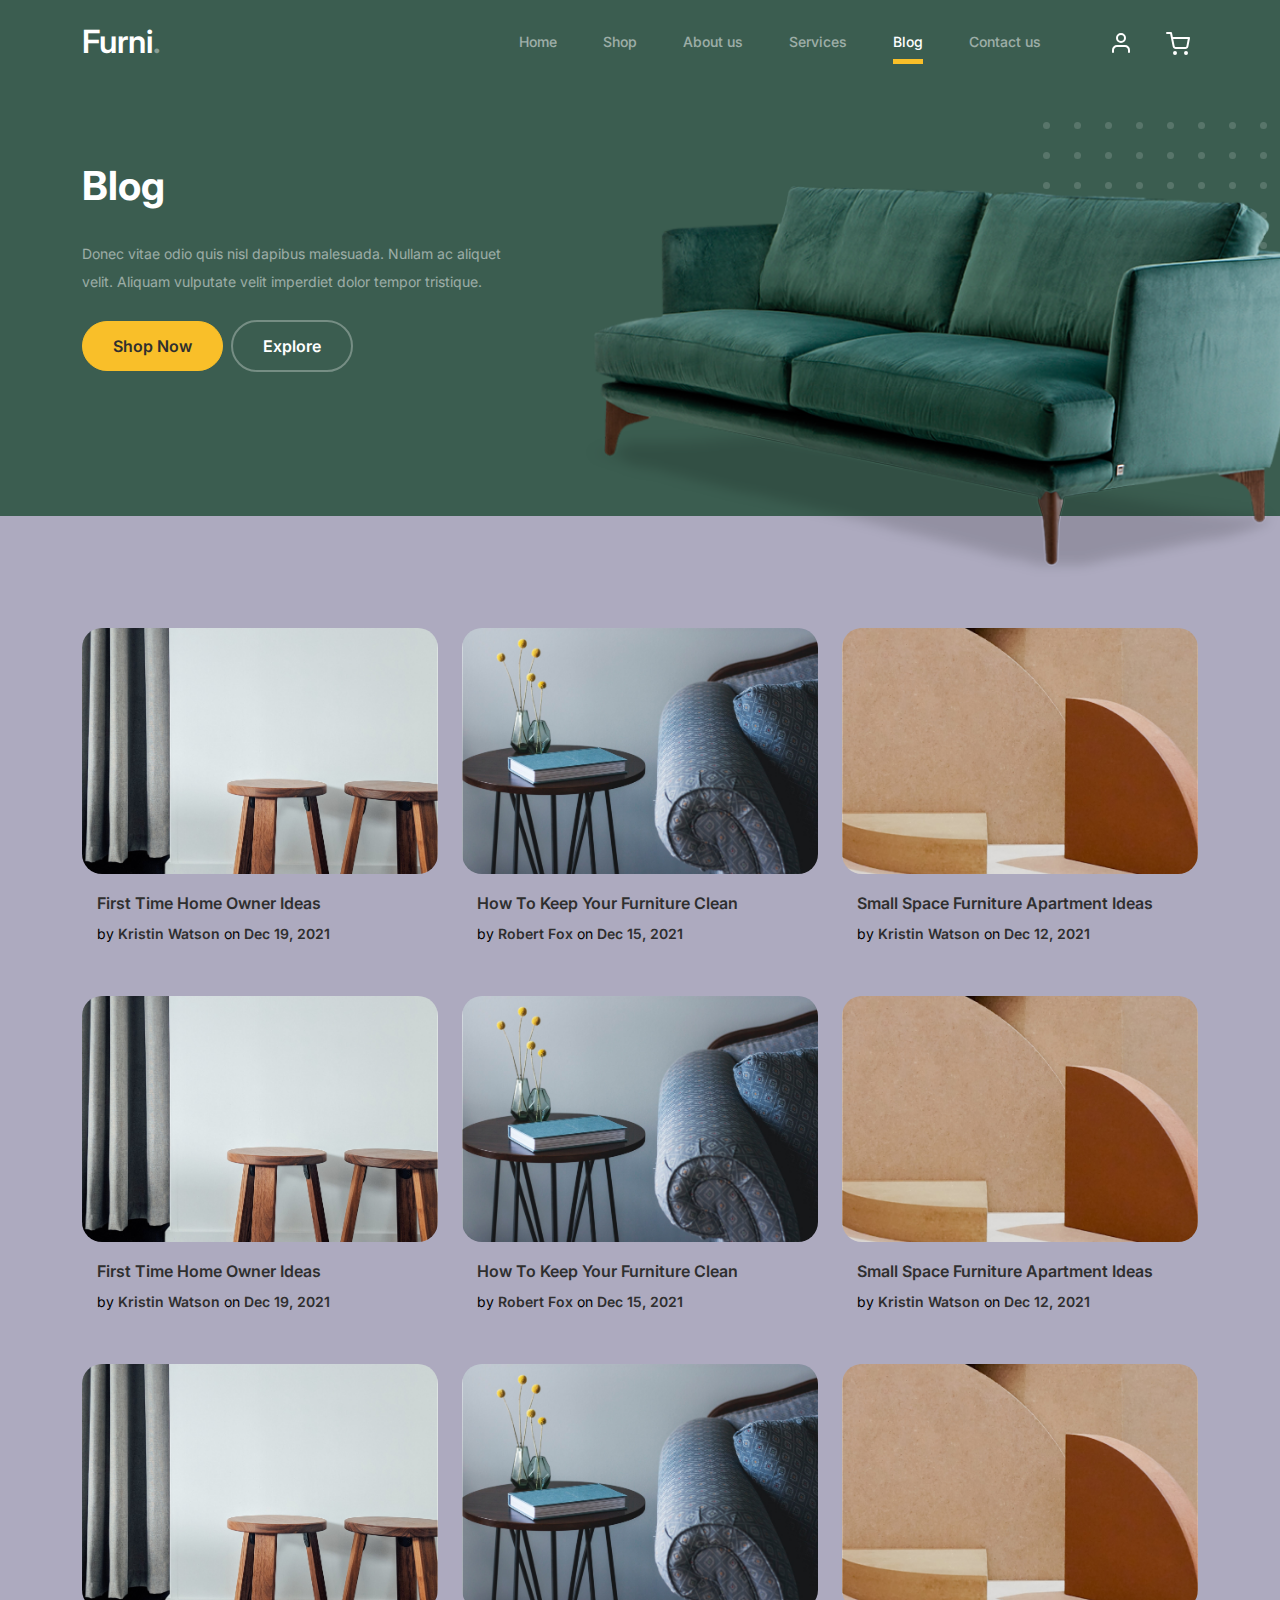
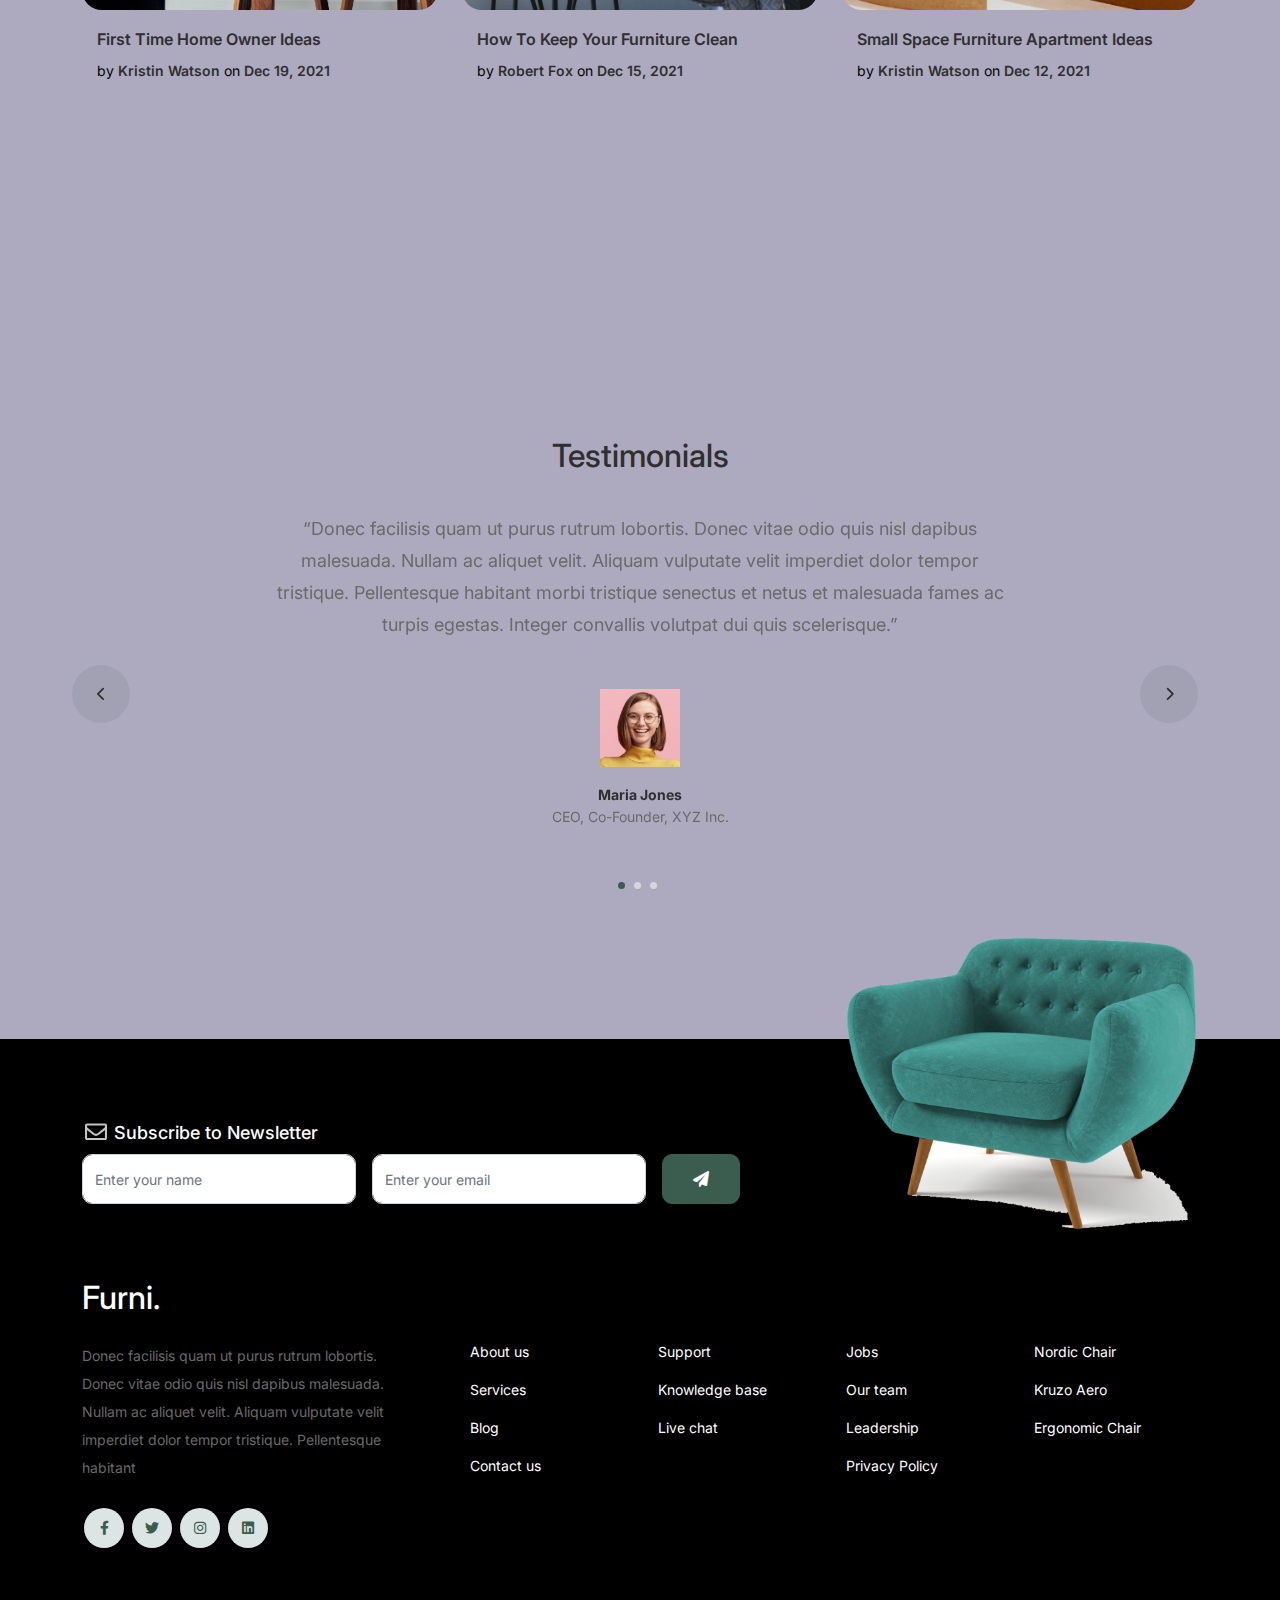
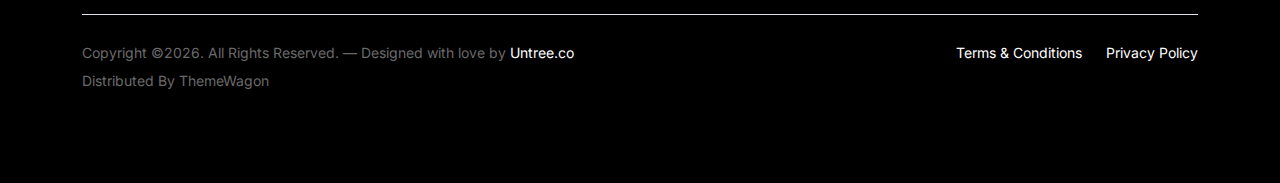
<file: woodbully/blog.html>
<!doctype html>
<html lang="en">
<head>
  <meta charset="utf-8">
  <meta name="viewport" content="width=device-width, initial-scale=1, shrink-to-fit=no">
  <meta name="author" content="Untree.co">
  <link rel="shortcut icon" href="favicon.png">

  <meta name="description" content="" />
  <meta name="keywords" content="bootstrap, bootstrap4" />

		<!-- Bootstrap CSS -->
		<link href="css/bootstrap.min.css" rel="stylesheet">
		<link href="https://cdnjs.cloudflare.com/ajax/libs/font-awesome/6.0.0-beta3/css/all.min.css" rel="stylesheet">
		<link href="css/tiny-slider.css" rel="stylesheet">
		<link href="css/style.css" rel="stylesheet">
		<title>Furni Free Bootstrap 5 Template for Furniture and Interior Design Websites by Untree.co </title>
	</head>

	<body>

		<!-- Start Header/Navigation -->
		<nav class="custom-navbar navbar navbar navbar-expand-md navbar-dark bg-dark" arial-label="Furni navigation bar">

			<div class="container">
				<a class="navbar-brand" href="index.html">Furni<span>.</span></a>

				<button class="navbar-toggler" type="button" data-bs-toggle="collapse" data-bs-target="#navbarsFurni" aria-controls="navbarsFurni" aria-expanded="false" aria-label="Toggle navigation">
					<span class="navbar-toggler-icon"></span>
				</button>

				<div class="collapse navbar-collapse" id="navbarsFurni">
					<ul class="custom-navbar-nav navbar-nav ms-auto mb-2 mb-md-0">
						<li class="nav-item">
							<a class="nav-link" href="index.html">Home</a>
						</li>
						<li><a class="nav-link" href="shop.html">Shop</a></li>
						<li><a class="nav-link" href="about.html">About us</a></li>
						<li><a class="nav-link" href="services.html">Services</a></li>
						<li class="active"><a class="nav-link" href="blog.html">Blog</a></li>
						<li><a class="nav-link" href="contact.html">Contact us</a></li>
					</ul>

					<ul class="custom-navbar-cta navbar-nav mb-2 mb-md-0 ms-5">
						<li><a class="nav-link" href="login.html"><img src="images/user.svg"></a></li>
						<li><a class="nav-link" href="cart.html"><img src="images/cart.svg"></a></li>
					</ul>
				</div>
			</div>
				
		</nav>
		<!-- End Header/Navigation -->

		<!-- Start Hero Section -->
			<div class="hero">
				<div class="container">
					<div class="row justify-content-between">
						<div class="col-lg-5">
							<div class="intro-excerpt">
								<h1>Blog</h1>
								<p class="mb-4">Donec vitae odio quis nisl dapibus malesuada. Nullam ac aliquet velit. Aliquam vulputate velit imperdiet dolor tempor tristique.</p>
								<p><a href="" class="btn btn-secondary me-2">Shop Now</a><a href="#" class="btn btn-white-outline">Explore</a></p>
							</div>
						</div>
						<div class="col-lg-7">
							<div class="hero-img-wrap">
								<img src="images/couch.png" class="img-fluid">
							</div>
						</div>
					</div>
				</div>
			</div>
		<!-- End Hero Section -->

		

		<!-- Start Blog Section -->
		<div class="blog-section">
			<div class="container">
				
				<div class="row">

					<div class="col-12 col-sm-6 col-md-4 mb-5">
						<div class="post-entry">
							<a href="#" class="post-thumbnail"><img src="images/post-1.jpg" alt="Image" class="img-fluid"></a>
							<div class="post-content-entry">
								<h3><a href="#">First Time Home Owner Ideas</a></h3>
								<div class="meta">
									<span>by <a href="#">Kristin Watson</a></span> <span>on <a href="#">Dec 19, 2021</a></span>
								</div>
							</div>
						</div>
					</div>

					<div class="col-12 col-sm-6 col-md-4 mb-5">
						<div class="post-entry">
							<a href="#" class="post-thumbnail"><img src="images/post-2.jpg" alt="Image" class="img-fluid"></a>
							<div class="post-content-entry">
								<h3><a href="#">How To Keep Your Furniture Clean</a></h3>
								<div class="meta">
									<span>by <a href="#">Robert Fox</a></span> <span>on <a href="#">Dec 15, 2021</a></span>
								</div>
							</div>
						</div>
					</div>

					<div class="col-12 col-sm-6 col-md-4 mb-5">
						<div class="post-entry">
							<a href="#" class="post-thumbnail"><img src="images/post-3.jpg" alt="Image" class="img-fluid"></a>
							<div class="post-content-entry">
								<h3><a href="#">Small Space Furniture Apartment Ideas</a></h3>
								<div class="meta">
									<span>by <a href="#">Kristin Watson</a></span> <span>on <a href="#">Dec 12, 2021</a></span>
								</div>
							</div>
						</div>
					</div>

					<div class="col-12 col-sm-6 col-md-4 mb-5">
						<div class="post-entry">
							<a href="#" class="post-thumbnail"><img src="images/post-1.jpg" alt="Image" class="img-fluid"></a>
							<div class="post-content-entry">
								<h3><a href="#">First Time Home Owner Ideas</a></h3>
								<div class="meta">
									<span>by <a href="#">Kristin Watson</a></span> <span>on <a href="#">Dec 19, 2021</a></span>
								</div>
							</div>
						</div>
					</div>

					<div class="col-12 col-sm-6 col-md-4 mb-5">
						<div class="post-entry">
							<a href="#" class="post-thumbnail"><img src="images/post-2.jpg" alt="Image" class="img-fluid"></a>
							<div class="post-content-entry">
								<h3><a href="#">How To Keep Your Furniture Clean</a></h3>
								<div class="meta">
									<span>by <a href="#">Robert Fox</a></span> <span>on <a href="#">Dec 15, 2021</a></span>
								</div>
							</div>
						</div>
					</div>

					<div class="col-12 col-sm-6 col-md-4 mb-5">
						<div class="post-entry">
							<a href="#" class="post-thumbnail"><img src="images/post-3.jpg" alt="Image" class="img-fluid"></a>
							<div class="post-content-entry">
								<h3><a href="#">Small Space Furniture Apartment Ideas</a></h3>
								<div class="meta">
									<span>by <a href="#">Kristin Watson</a></span> <span>on <a href="#">Dec 12, 2021</a></span>
								</div>
							</div>
						</div>
					</div>

					<div class="col-12 col-sm-6 col-md-4 mb-5">
						<div class="post-entry">
							<a href="#" class="post-thumbnail"><img src="images/post-1.jpg" alt="Image" class="img-fluid"></a>
							<div class="post-content-entry">
								<h3><a href="#">First Time Home Owner Ideas</a></h3>
								<div class="meta">
									<span>by <a href="#">Kristin Watson</a></span> <span>on <a href="#">Dec 19, 2021</a></span>
								</div>
							</div>
						</div>
					</div>

					<div class="col-12 col-sm-6 col-md-4 mb-5">
						<div class="post-entry">
							<a href="#" class="post-thumbnail"><img src="images/post-2.jpg" alt="Image" class="img-fluid"></a>
							<div class="post-content-entry">
								<h3><a href="#">How To Keep Your Furniture Clean</a></h3>
								<div class="meta">
									<span>by <a href="#">Robert Fox</a></span> <span>on <a href="#">Dec 15, 2021</a></span>
								</div>
							</div>
						</div>
					</div>

					<div class="col-12 col-sm-6 col-md-4 mb-5">
						<div class="post-entry">
							<a href="#" class="post-thumbnail"><img src="images/post-3.jpg" alt="Image" class="img-fluid"></a>
							<div class="post-content-entry">
								<h3><a href="#">Small Space Furniture Apartment Ideas</a></h3>
								<div class="meta">
									<span>by <a href="#">Kristin Watson</a></span> <span>on <a href="#">Dec 12, 2021</a></span>
								</div>
							</div>
						</div>
					</div>

				</div>
			</div>
		</div>
		<!-- End Blog Section -->	

		

		<!-- Start Testimonial Slider -->
		<div class="testimonial-section before-footer-section">
			<div class="container">
				<div class="row">
					<div class="col-lg-7 mx-auto text-center">
						<h2 class="section-title">Testimonials</h2>
					</div>
				</div>

				<div class="row justify-content-center">
					<div class="col-lg-12">
						<div class="testimonial-slider-wrap text-center">

							<div id="testimonial-nav">
								<span class="prev" data-controls="prev"><span class="fa fa-chevron-left"></span></span>
								<span class="next" data-controls="next"><span class="fa fa-chevron-right"></span></span>
							</div>

							<div class="testimonial-slider">
								
								<div class="item">
									<div class="row justify-content-center">
										<div class="col-lg-8 mx-auto">

											<div class="testimonial-block text-center">
												<blockquote class="mb-5">
													<p>&ldquo;Donec facilisis quam ut purus rutrum lobortis. Donec vitae odio quis nisl dapibus malesuada. Nullam ac aliquet velit. Aliquam vulputate velit imperdiet dolor tempor tristique. Pellentesque habitant morbi tristique senectus et netus et malesuada fames ac turpis egestas. Integer convallis volutpat dui quis scelerisque.&rdquo;</p>
												</blockquote>

												<div class="author-info">
													<div class="author-pic">
														<img src="images/person-1.png" alt="Maria Jones" class="img-fluid">
													</div>
													<h3 class="font-weight-bold">Maria Jones</h3>
													<span class="position d-block mb-3">CEO, Co-Founder, XYZ Inc.</span>
												</div>
											</div>

										</div>
									</div>
								</div> 
								<!-- END item -->

								<div class="item">
									<div class="row justify-content-center">
										<div class="col-lg-8 mx-auto">

											<div class="testimonial-block text-center">
												<blockquote class="mb-5">
													<p>&ldquo;Donec facilisis quam ut purus rutrum lobortis. Donec vitae odio quis nisl dapibus malesuada. Nullam ac aliquet velit. Aliquam vulputate velit imperdiet dolor tempor tristique. Pellentesque habitant morbi tristique senectus et netus et malesuada fames ac turpis egestas. Integer convallis volutpat dui quis scelerisque.&rdquo;</p>
												</blockquote>

												<div class="author-info">
													<div class="author-pic">
														<img src="images/person-1.png" alt="Maria Jones" class="img-fluid">
													</div>
													<h3 class="font-weight-bold">Maria Jones</h3>
													<span class="position d-block mb-3">CEO, Co-Founder, XYZ Inc.</span>
												</div>
											</div>

										</div>
									</div>
								</div> 
								<!-- END item -->

								<div class="item">
									<div class="row justify-content-center">
										<div class="col-lg-8 mx-auto">

											<div class="testimonial-block text-center">
												<blockquote class="mb-5">
													<p>&ldquo;Donec facilisis quam ut purus rutrum lobortis. Donec vitae odio quis nisl dapibus malesuada. Nullam ac aliquet velit. Aliquam vulputate velit imperdiet dolor tempor tristique. Pellentesque habitant morbi tristique senectus et netus et malesuada fames ac turpis egestas. Integer convallis volutpat dui quis scelerisque.&rdquo;</p>
												</blockquote>

												<div class="author-info">
													<div class="author-pic">
														<img src="images/person-1.png" alt="Maria Jones" class="img-fluid">
													</div>
													<h3 class="font-weight-bold">Maria Jones</h3>
													<span class="position d-block mb-3">CEO, Co-Founder, XYZ Inc.</span>
												</div>
											</div>

										</div>
									</div>
								</div> 
								<!-- END item -->

							</div>

						</div>
					</div>
				</div>
			</div>
		</div>
		<!-- End Testimonial Slider -->

		

		<!-- Start Footer Section -->
		<footer class="footer-section">
			<div class="container relative">

				<div class="sofa-img">
					<img src="images/sofa.png" alt="Image" class="img-fluid">
				</div>

				<div class="row">
					<div class="col-lg-8">
						<div class="subscription-form">
							<h3 class="d-flex align-items-center"><span class="me-1"><img src="images/envelope-outline.svg" alt="Image" class="img-fluid"></span><span>Subscribe to Newsletter</span></h3>

							<form action="#" class="row g-3">
								<div class="col-auto">
									<input type="text" class="form-control" placeholder="Enter your name">
								</div>
								<div class="col-auto">
									<input type="email" class="form-control" placeholder="Enter your email">
								</div>
								<div class="col-auto">
									<button class="btn btn-primary">
										<span class="fa fa-paper-plane"></span>
									</button>
								</div>
							</form>

						</div>
					</div>
				</div>

				<div class="row g-5 mb-5">
					<div class="col-lg-4">
						<div class="mb-4 footer-logo-wrap"><a href="#" class="footer-logo">Furni<span>.</span></a></div>
						<p class="mb-4">Donec facilisis quam ut purus rutrum lobortis. Donec vitae odio quis nisl dapibus malesuada. Nullam ac aliquet velit. Aliquam vulputate velit imperdiet dolor tempor tristique. Pellentesque habitant</p>

						<ul class="list-unstyled custom-social">
							<li><a href="#"><span class="fa fa-brands fa-facebook-f"></span></a></li>
							<li><a href="#"><span class="fa fa-brands fa-twitter"></span></a></li>
							<li><a href="#"><span class="fa fa-brands fa-instagram"></span></a></li>
							<li><a href="#"><span class="fa fa-brands fa-linkedin"></span></a></li>
						</ul>
					</div>

					<div class="col-lg-8">
						<div class="row links-wrap">
							<div class="col-6 col-sm-6 col-md-3">
								<ul class="list-unstyled">
									<li><a href="#">About us</a></li>
									<li><a href="#">Services</a></li>
									<li><a href="#">Blog</a></li>
									<li><a href="#">Contact us</a></li>
								</ul>
							</div>

							<div class="col-6 col-sm-6 col-md-3">
								<ul class="list-unstyled">
									<li><a href="#">Support</a></li>
									<li><a href="#">Knowledge base</a></li>
									<li><a href="#">Live chat</a></li>
								</ul>
							</div>

							<div class="col-6 col-sm-6 col-md-3">
								<ul class="list-unstyled">
									<li><a href="#">Jobs</a></li>
									<li><a href="#">Our team</a></li>
									<li><a href="#">Leadership</a></li>
									<li><a href="#">Privacy Policy</a></li>
								</ul>
							</div>

							<div class="col-6 col-sm-6 col-md-3">
								<ul class="list-unstyled">
									<li><a href="#">Nordic Chair</a></li>
									<li><a href="#">Kruzo Aero</a></li>
									<li><a href="#">Ergonomic Chair</a></li>
								</ul>
							</div>
						</div>
					</div>

				</div>

				<div class="border-top copyright">
					<div class="row pt-4">
						<div class="col-lg-6">
							<p class="mb-2 text-center text-lg-start">Copyright &copy;<script>document.write(new Date().getFullYear());</script>. All Rights Reserved. &mdash; Designed with love by <a href="https://untree.co">Untree.co</a> Distributed By <a hreff="https://themewagon.com">ThemeWagon</a>  <!-- License information: https://untree.co/license/ -->
            </p>
						</div>

						<div class="col-lg-6 text-center text-lg-end">
							<ul class="list-unstyled d-inline-flex ms-auto">
								<li class="me-4"><a href="#">Terms &amp; Conditions</a></li>
								<li><a href="#">Privacy Policy</a></li>
							</ul>
						</div>

					</div>
				</div>

			</div>
		</footer>
		<!-- End Footer Section -->	


		<script src="js/bootstrap.bundle.min.js"></script>
		<script src="js/tiny-slider.js"></script>
		<script src="js/custom.js"></script>
	</body>

</html>
</file>
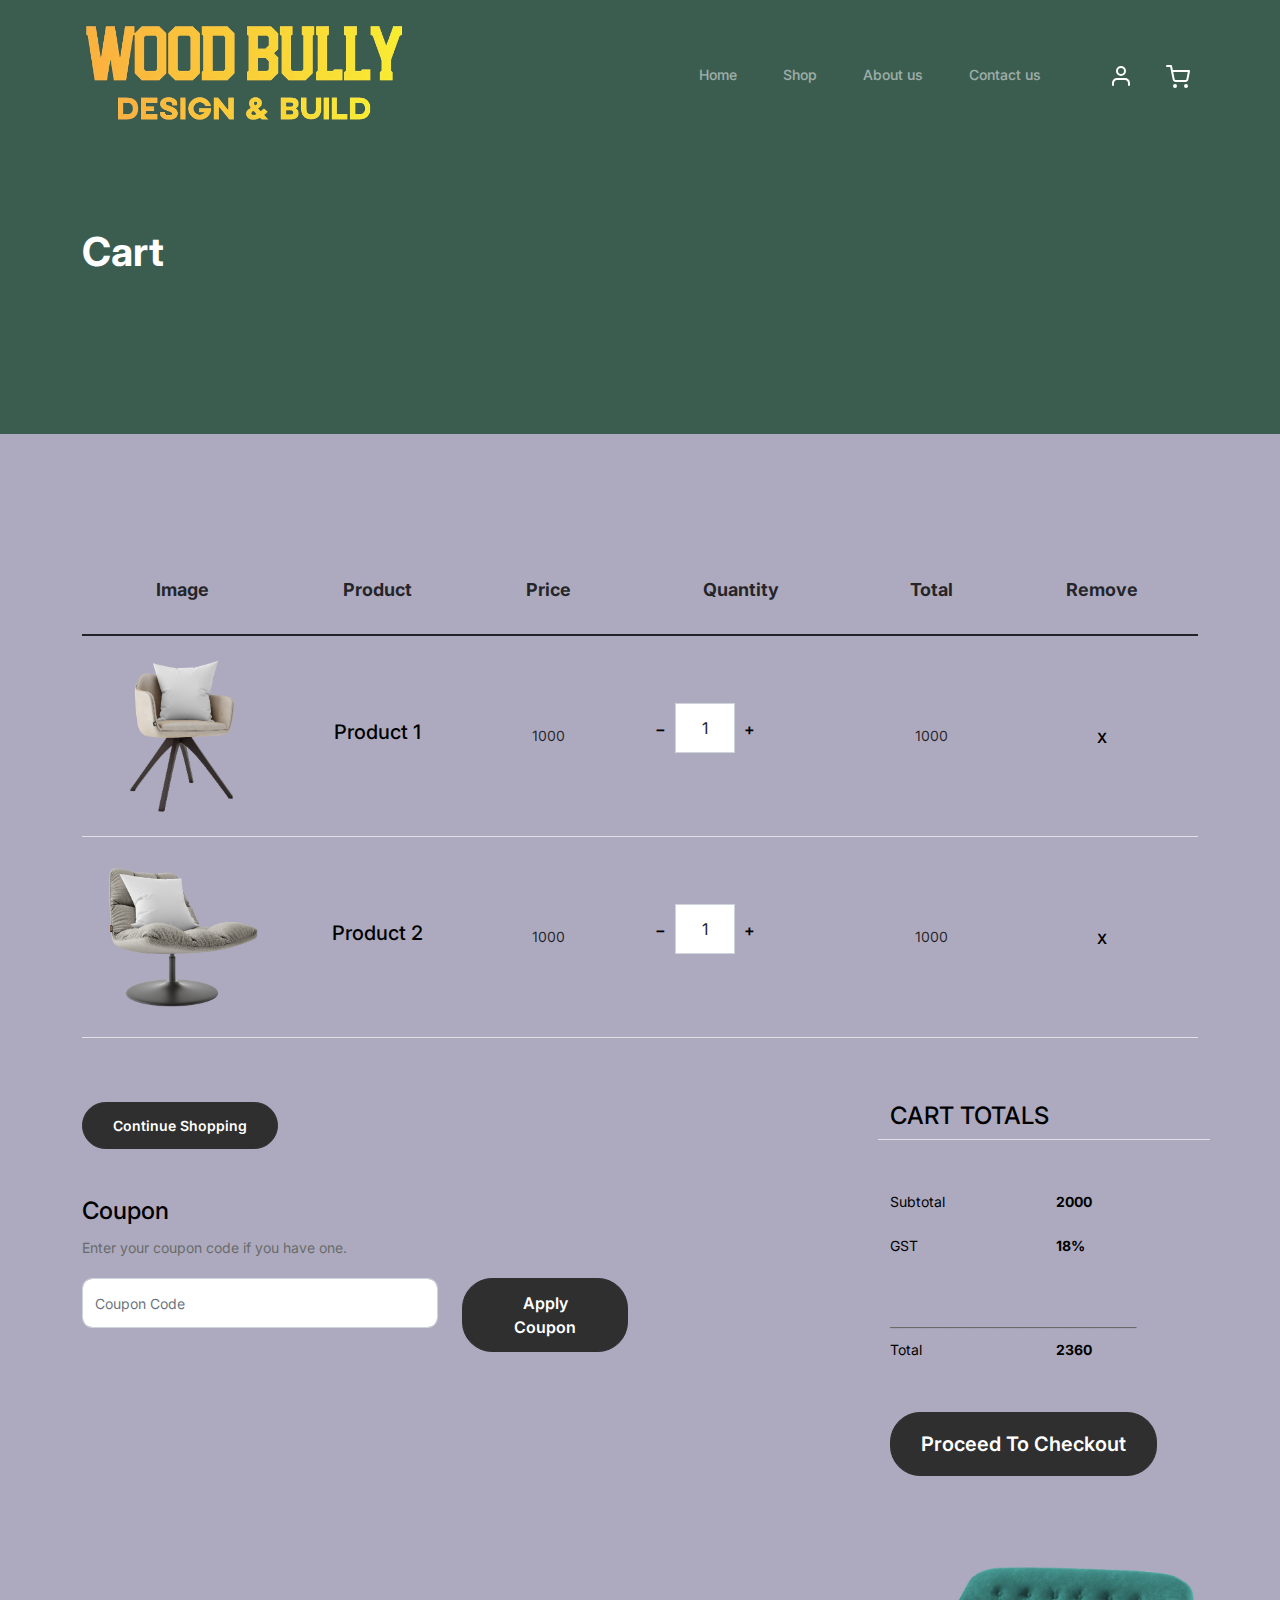
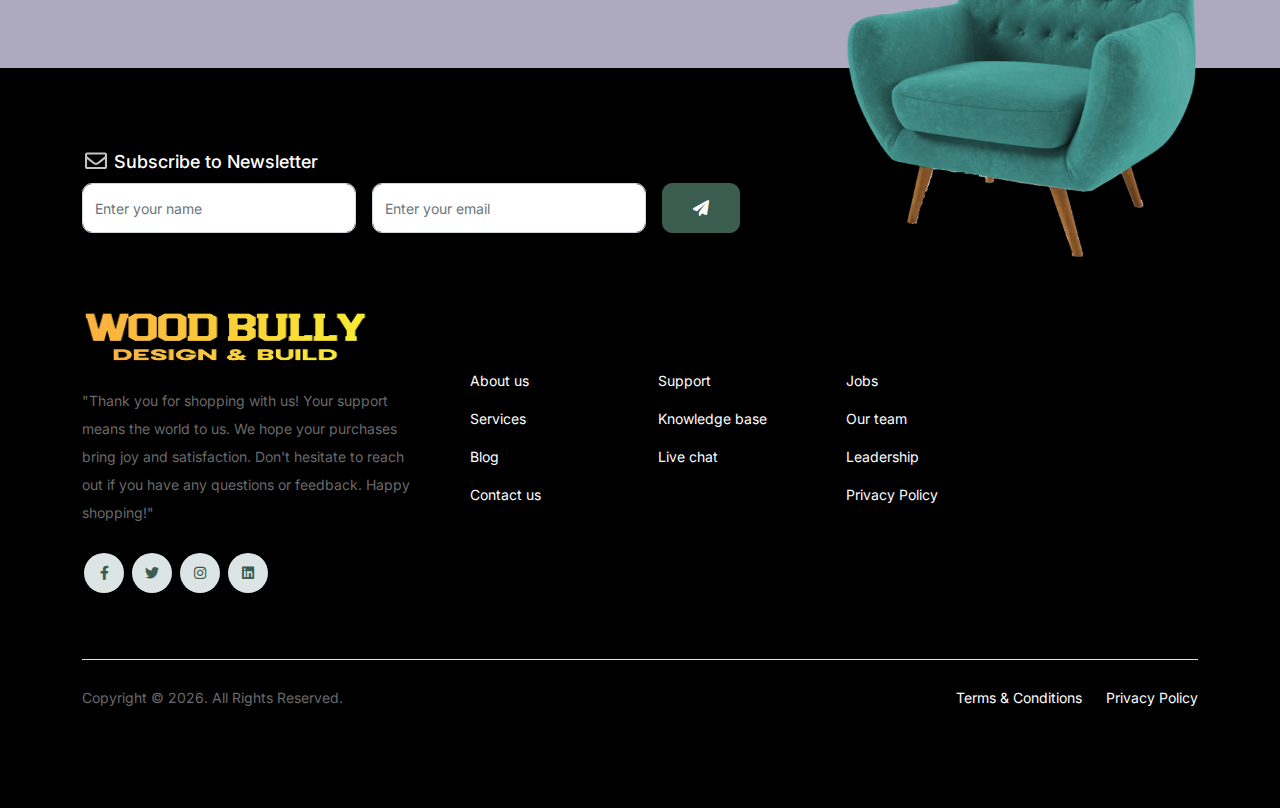
<file: woodbully/cart.html>
<!doctype html>
<html lang="en">

<head>
	<meta charset="utf-8">
	<meta name="viewport" content="width=device-width, initial-scale=1, shrink-to-fit=no">
	<meta name="author" content="Untree.co">
	<link rel="shortcut icon" href="logo.png">

	<meta name="description" content="" />
	<meta name="keywords" content="bootstrap, bootstrap4" />

	<!-- Bootstrap CSS -->
	<link href="css/bootstrap.min.css" rel="stylesheet">
	<link href="https://cdnjs.cloudflare.com/ajax/libs/font-awesome/6.0.0-beta3/css/all.min.css" rel="stylesheet">
	<link href="css/tiny-slider.css" rel="stylesheet">
	<link href="css/style.css" rel="stylesheet">
	<title>Wood Bull-Cart</title>
</head>

<body>

	<!-- Start Header/Navigation -->
	<nav class="custom-navbar navbar navbar navbar-expand-md navbar-dark bg-dark" arial-label="Furni navigation bar">

		<div class="container">
			<a class="navbar-brand" href="index.html"><img src="header.png" class="bull"></a>

			<button class="navbar-toggler" type="button" data-bs-toggle="collapse" data-bs-target="#navbarsFurni"
				aria-controls="navbarsFurni" aria-expanded="false" aria-label="Toggle navigation">
				<span class="navbar-toggler-icon"></span>
			</button>

			<div class="collapse navbar-collapse" id="navbarsFurni">
				<ul class="custom-navbar-nav navbar-nav ms-auto mb-2 mb-md-0">
					<li><a class="nav-link" href="index.html">Home</a></li>
					<li><a class="nav-link" href="shop.html">Shop</a></li>
					<li><a class="nav-link" href="about.html">About us</a></li>
					<!-- <li><a class="nav-link" href="services.html">Services</a></li> -->
					<!-- <li><a class="nav-link" href="blog.html">Blog</a></li> -->
					<li><a class="nav-link" href="contact.html">Contact us</a></li>
				</ul>

				<ul class="custom-navbar-cta navbar-nav mb-2 mb-md-0 ms-5">
					<li><a class="nav-link" href="login.html"><img src="images/user.svg"></a></li>
					<li><a class="nav-link" href="cart.html"><img src="images/cart.svg"></a></li>
				</ul>
			</div>
		</div>

	</nav>
	<!-- End Header/Navigation -->

	<!-- Start Hero Section -->
	<div class="hero">
		<div class="container">
			<div class="row justify-content-between">
				<div class="col-lg-5">
					<div class="intro-excerpt">
						<h1>Cart</h1>
					</div>
				</div>
				<div class="col-lg-7">

				</div>
			</div>
		</div>
	</div>
	<!-- End Hero Section -->



	<div class="untree_co-section before-footer-section">
		<div class="container">
			<div class="row mb-5">
				<form class="col-md-12" method="post">
					<div class="site-blocks-table">
						<table class="table">
							<thead>
								<tr>
									<th class="product-thumbnail">Image</th>
									<th class="product-name">Product</th>
									<th class="product-price">Price</th>
									<th class="product-quantity">Quantity</th>
									<th class="product-total">Total</th>
									<th class="product-remove">Remove</th>
								</tr>
							</thead>
							<tbody>
								<tr>
									<td class="product-thumbnail">
										<img src="images/product-1.png" alt="Image" class="img-fluid">
									</td>
									<td class="product-name">
										<h2 class="h5 text-black">Product 1</h2>
									</td>
									<td>1000</td>
									<td>
										<div class="input-group mb-3 d-flex align-items-center quantity-container"
											style="max-width: 120px;">
											<div class="input-group-prepend">
												<button class="btn btn-outline-black decrease"
													type="button">&minus;</button>
											</div>
											<input type="text" class="form-control text-center quantity-amount"
												value="1" placeholder="" aria-label="Example text with button addon"
												aria-describedby="button-addon1">
											<div class="input-group-append">
												<button class="btn btn-outline-black increase"
													type="button">&plus;</button>
											</div>
										</div>

									</td>
									<td>1000</td>
									<td><a href="#" class="btn btn-black btn-sm">X</a></td>
								</tr>

								<tr>
									<td class="product-thumbnail">
										<img src="images/product-2.png" alt="Image" class="img-fluid">
									</td>
									<td class="product-name">
										<h2 class="h5 text-black">Product 2</h2>
									</td>
									<td>1000</td>
									<td>
										<div class="input-group mb-3 d-flex align-items-center quantity-container"
											style="max-width: 120px;">
											<div class="input-group-prepend">
												<button class="btn btn-outline-black decrease"
													type="button">&minus;</button>
											</div>
											<input type="text" class="form-control text-center quantity-amount"
												value="1" placeholder="" aria-label="Example text with button addon"
												aria-describedby="button-addon1">
											<div class="input-group-append">
												<button class="btn btn-outline-black increase"
													type="button">&plus;</button>
											</div>
										</div>

									</td>
									<td>1000</td>
									<td><a href="#" class="btn btn-black btn-sm">X</a></td>
								</tr>
							</tbody>
						</table>
					</div>
				</form>
			</div>

			<div class="row">
				<div class="col-md-6">
					<div class="row mb-5">
						<!-- <div class="col-md-6 mb-3 mb-md-0">
							<a href="shop.html" button class="btn btn-black btn-sm btn-block">Update Cart</button></a>
						</div> -->
						<div class="col-md-6">
							<a href="shop.html" button class="btn btn-outline-black btn-sm btn-block">Continue
								Shopping</button></a>
						</div>
					</div>
					<div class="row">
						<div class="col-md-12">
							<label class="text-black h4" for="coupon">Coupon</label>
							<p>Enter your coupon code if you have one.</p>
						</div>
						<div class="col-md-8 mb-3 mb-md-0">
							<input type="text" class="form-control py-3" id="coupon" placeholder="Coupon Code">
						</div>
						<div class="col-md-4">
							<button class="btn btn-black">Apply Coupon</button>
						</div>
					</div>
				</div>
				<div class="col-md-6 pl-5">
					<div class="row justify-content-end">
						<div class="col-md-7">
							<div class="row">
								<div class="col-md-12 text-right border-bottom mb-5">
									<h3 class="text-black h4 text-uppercase">Cart Totals</h3>
								</div>
							</div>
							<div class="row mb-3">
								<div class="col-md-6">
									<span class="text-black">Subtotal</span>
								</div>
								<div class="col-md-6 text-right">
									<strong class="text-black">2000</strong>
								</div>
							</div>
							<div class="row mb-5">
								<div class="col-md-6">
									<span class="text-black">GST</span>
								</div>
								<div class="col-md-6 text-right">
									<strong class="text-black">18%</strong>
								</div>
							</div>
							<div>_________________________________________</div>
							<div class="row mb-5">
								<div class="col-md-6">
									<span class="text-black">Total</span>
								</div>
								<div class="col-md-6 text-right">
									<strong class="text-black">2360</strong>
								</div>
							</div>

							<div class="row">
								<div class="col-md-12">
									<button class="btn btn-black btn-lg py-3 btn-block"
										onclick="window.location='checkout.html'">Proceed To Checkout</button>
								</div>
							</div>
						</div>
					</div>
				</div>
			</div>
		</div>
	</div>


	<!-- Start Footer Section -->
	<footer class="footer-section">
		<div class="container relative">

			<div class="sofa-img">
				<img src="sofa R.png" alt="Image" class="img-fluid">
			</div>

			<div class="row">
				<div class="col-lg-8">
					<div class="subscription-form">
						<h3 class="d-flex align-items-center"><span class="me-1"><img src="images/envelope-outline.svg"
									alt="Image" class="img-fluid"></span><span>Subscribe to Newsletter</span></h3>

						<form action="#" class="row g-3">
							<div class="col-auto">
								<input type="text" class="form-control" placeholder="Enter your name">
							</div>
							<div class="col-auto">
								<input type="email" class="form-control" placeholder="Enter your email">
							</div>
							<div class="col-auto">
								<button class="btn btn-primary">
									<span class="fa fa-paper-plane"></span>
								</button>
							</div>
						</form>

					</div>
				</div>
			</div>

			<div class="row g-5 mb-5">
				<div class="col-lg-4">
					<div class="mb-4 footer-logo-wrap"><a class="footer-logo"><img src="header.png" class="lower"></a>
					</div>
					<p class="mb-4">"Thank you for shopping with us! Your support means the world to us. We hope your
						purchases bring joy and satisfaction. Don't hesitate to reach out if you have any questions or
						feedback. Happy shopping!"</p>

					<ul class="list-unstyled custom-social">
						<li><a href="#"><span class="fa fa-brands fa-facebook-f"></span></a></li>
						<li><a href="#"><span class="fa fa-brands fa-twitter"></span></a></li>
						<li><a href="#"><span class="fa fa-brands fa-instagram"></span></a></li>
						<li><a href="#"><span class="fa fa-brands fa-linkedin"></span></a></li>
					</ul>
				</div>

				<div class="col-lg-8">
					<div class="row links-wrap">
						<div class="col-6 col-sm-6 col-md-3">
							<ul class="list-unstyled">
								<li><a href="#">About us</a></li>
								<li><a href="#">Services</a></li>
								<li><a href="#">Blog</a></li>
								<li><a href="#">Contact us</a></li>
							</ul>
						</div>

						<div class="col-6 col-sm-6 col-md-3">
							<ul class="list-unstyled">
								<li><a href="#">Support</a></li>
								<li><a href="#">Knowledge base</a></li>
								<li><a href="#">Live chat</a></li>
							</ul>
						</div>

						<div class="col-6 col-sm-6 col-md-3">
							<ul class="list-unstyled">
								<li><a href="#">Jobs</a></li>
								<li><a href="#">Our team</a></li>
								<li><a href="#">Leadership</a></li>
								<li><a href="#">Privacy Policy</a></li>
							</ul>
						</div>

						<!-- <div class="col-6 col-sm-6 col-md-3">
							<ul class="list-unstyled">
								<li><a href="#">Nordic Chair</a></li>
								<li><a href="#">Kruzo Aero</a></li>
								<li><a href="#">Ergonomic Chair</a></li>
							</ul>
						</div> -->
					</div>
				</div>

			</div>

			<div class="border-top copyright">
				<div class="row pt-4">
					<div class="col-lg-6">
						<p class="mb-2 text-center text-lg-start">Copyright &copy;
							<script>document.write(new Date().getFullYear());</script>. All Rights Reserved.

					</div>

					<div class="col-lg-6 text-center text-lg-end">
						<ul class="list-unstyled d-inline-flex ms-auto">
							<li class="me-4"><a href="#">Terms &amp; Conditions</a></li>
							<li><a href="#">Privacy Policy</a></li>
						</ul>
					</div>

				</div>
			</div>

		</div>
	</footer>
	<!-- End Footer Section -->


	<script src="js/bootstrap.bundle.min.js"></script>
	<script src="js/tiny-slider.js"></script>
	<script src="js/custom.js"></script>
	
</body>

</html>
</file>
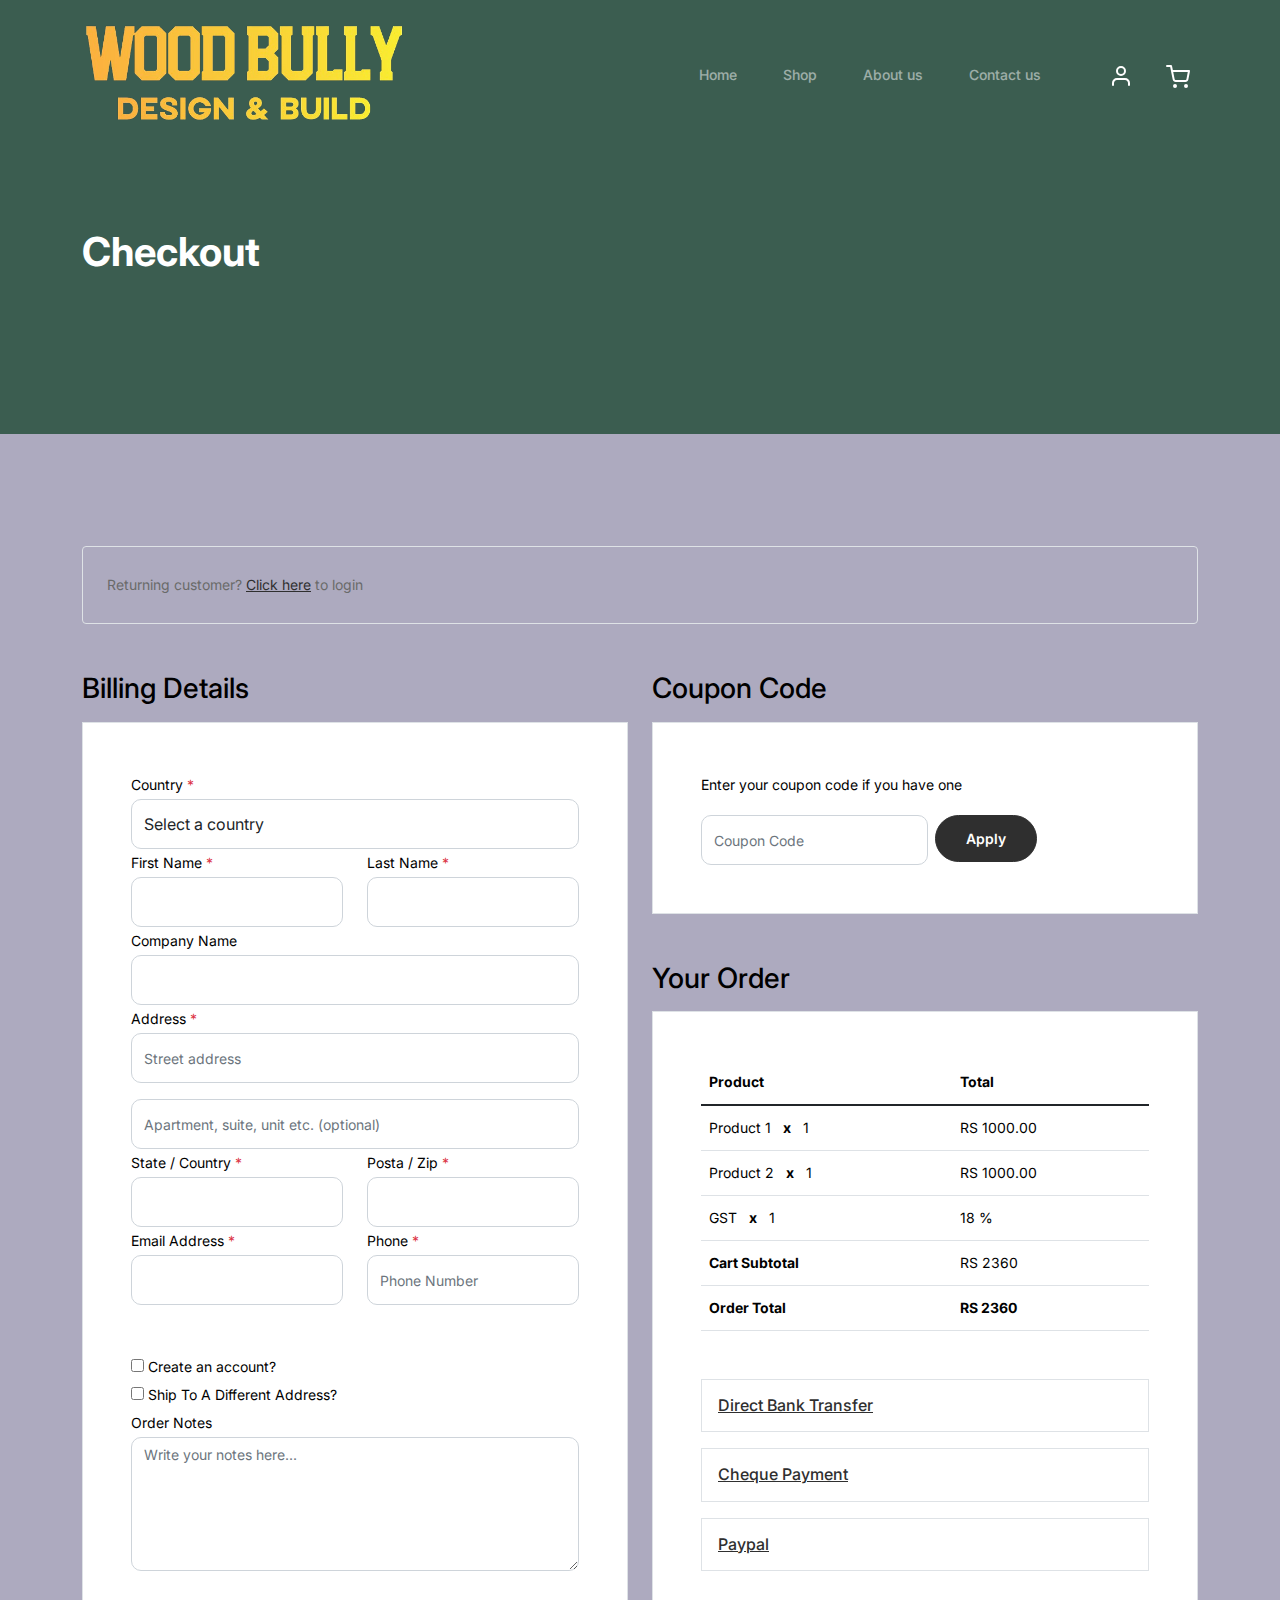
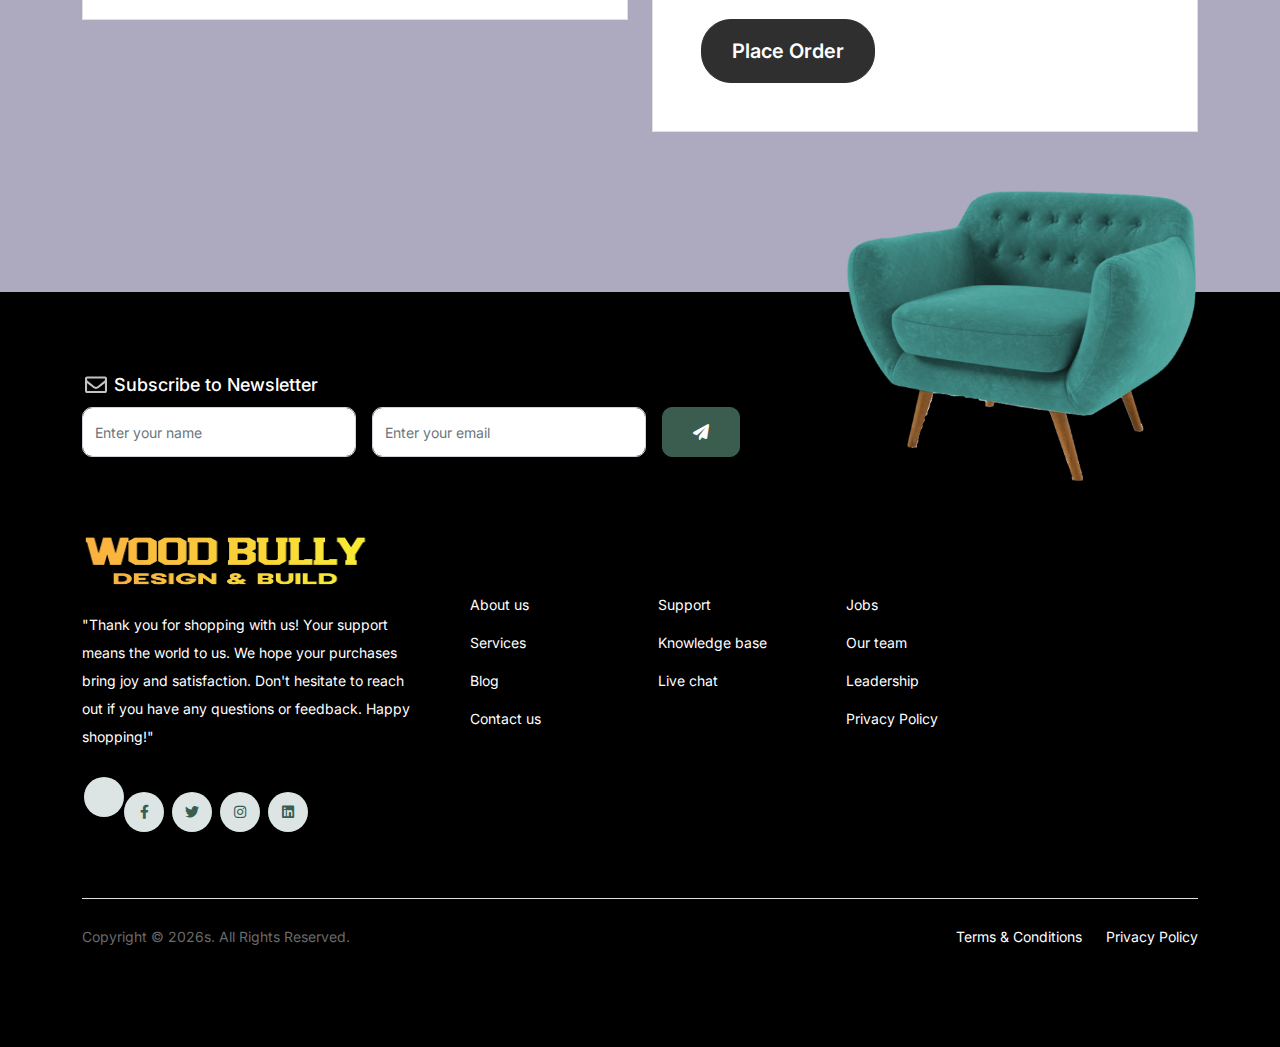
<file: woodbully/checkout.html>
<!doctype html>
<html lang="en">

<head>
	<meta charset="utf-8">
	<meta name="viewport" content="width=device-width, initial-scale=1, shrink-to-fit=no">
	<meta name="author" content="Untree.co">
	<link rel="shortcut icon" href="logo.png">

	<meta name="description" content="" />
	<meta name="keywords" content="bootstrap, bootstrap4" />

	<!-- Bootstrap CSS -->
	<link href="css/bootstrap.min.css" rel="stylesheet">
	<link href="https://cdnjs.cloudflare.com/ajax/libs/font-awesome/6.0.0-beta3/css/all.min.css" rel="stylesheet">
	<link href="css/tiny-slider.css" rel="stylesheet">
	<link href="css/style.css" rel="stylesheet">
	<title>Wood Bull- Checkout </title>
</head>

<body>

	<!-- Start Header/Navigation -->
	<nav class="custom-navbar navbar navbar navbar-expand-md navbar-dark bg-dark" arial-label="Furni navigation bar">

		<div class="container">
			<a class="navbar-brand" href="index.html"><img src="header.png" class="bull"></a>

			<button class="navbar-toggler" type="button" data-bs-toggle="collapse" data-bs-target="#navbarsFurni"
				aria-controls="navbarsFurni" aria-expanded="false" aria-label="Toggle navigation">
				<span class="navbar-toggler-icon"></span>
			</button>

			<div class="collapse navbar-collapse" id="navbarsFurni">
				<ul class="custom-navbar-nav navbar-nav ms-auto mb-2 mb-md-0">
					<li class="nav-item ">
						<a class="nav-link" href="index.html">Home</a>
					</li>
					<li><a class="nav-link" href="shop.html">Shop</a></li>
					<li><a class="nav-link" href="about.html">About us</a></li>
					<!-- <li><a class="nav-link" href="services.html">Services</a></li> -->
					<!-- <li><a class="nav-link" href="blog.html">Blog</a></li> -->
					<li><a class="nav-link" href="contact.html">Contact us</a></li>
				</ul>

				<ul class="custom-navbar-cta navbar-nav mb-2 mb-md-0 ms-5">
					<li><a class="nav-link" href="login.html"><img src="images/user.svg"></a></li>
					<li><a class="nav-link" href="cart.html"><img src="images/cart.svg"></a></li>
				</ul>
			</div>
		</div>

	</nav>
	<!-- End Header/Navigation -->

	<!-- Start Hero Section -->
	<div class="hero">
		<div class="container">
			<div class="row justify-content-between">
				<div class="col-lg-5">
					<div class="intro-excerpt">
						<h1>Checkout</h1>
					</div>
				</div>
				<div class="col-lg-7">

				</div>
			</div>
		</div>
	</div>
	<!-- End Hero Section -->

	<div class="untree_co-section">
		<div class="container">
			<div class="row mb-5">
				<div class="col-md-12">
					<div class="border p-4 rounded" role="alert">
						Returning customer? <a href="login.html">Click here</a> to login
					</div>
				</div>
			</div>
			<div class="row">
				<div class="col-md-6 mb-5 mb-md-0">
					<h2 class="h3 mb-3 text-black">Billing Details</h2>
					<div class="p-3 p-lg-5 border bg-white">
						<div class="form-group">
							<label for="c_country" class="text-black">Country <span class="text-danger">*</span></label>
							<select id="c_country" class="form-control">
								<option value="1">Select a country</option>
								<option value="2">bangladesh</option>
								<option value="3">Algeria</option>
								<option value="4">Afghanistan</option>
								<option value="5">India</option>
								<option value="6">Russia</option>
								<option value="7">Chaina</option>
								<option value="8">Colombia</option>
								<option value="9">Dominican Republic</option>
							</select>
						</div>
						<div class="form-group row">
							<div class="col-md-6">
								<label for="c_fname" class="text-black">First Name <span
										class="text-danger">*</span></label>
								<input type="text" class="form-control" id="c_fname" name="c_fname">
							</div>
							<div class="col-md-6">
								<label for="c_lname" class="text-black">Last Name <span
										class="text-danger">*</span></label>
								<input type="text" class="form-control" id="c_lname" name="c_lname">
							</div>
						</div>

						<div class="form-group row">
							<div class="col-md-12">
								<label for="c_companyname" class="text-black">Company Name </label>
								<input type="text" class="form-control" id="c_companyname" name="c_companyname">
							</div>
						</div>

						<div class="form-group row">
							<div class="col-md-12">
								<label for="c_address" class="text-black">Address <span
										class="text-danger">*</span></label>
								<input type="text" class="form-control" id="c_address" name="c_address"
									placeholder="Street address">
							</div>
						</div>

						<div class="form-group mt-3">
							<input type="text" class="form-control"
								placeholder="Apartment, suite, unit etc. (optional)">
						</div>

						<div class="form-group row">
							<div class="col-md-6">
								<label for="c_state_country" class="text-black">State / Country <span
										class="text-danger">*</span></label>
								<input type="text" class="form-control" id="c_state_country" name="c_state_country">
							</div>
							<div class="col-md-6">
								<label for="c_postal_zip" class="text-black">Posta / Zip <span
										class="text-danger">*</span></label>
								<input type="text" class="form-control" id="c_postal_zip" name="c_postal_zip">
							</div>
						</div>

						<div class="form-group row mb-5">
							<div class="col-md-6">
								<label for="c_email_address" class="text-black">Email Address <span
										class="text-danger">*</span></label>
								<input type="text" class="form-control" id="c_email_address" name="c_email_address">
							</div>
							<div class="col-md-6">
								<label for="c_phone" class="text-black">Phone <span class="text-danger">*</span></label>
								<input type="text" class="form-control" id="c_phone" name="c_phone"
									placeholder="Phone Number">
							</div>
						</div>

						<div class="form-group">
							<label for="c_create_account" class="text-black" data-bs-toggle="collapse"
								href="#create_an_account" role="button" aria-expanded="false"
								aria-controls="create_an_account"><input type="checkbox" value="1"
									id="c_create_account"> Create an account?</label>
							<div class="collapse" id="create_an_account">
								<div class="py-2 mb-4">
									<p class="mb-3">Create an account by entering the information below. If you are a
										returning customer please login at the top of the page.</p>
									<div class="form-group">
										<label for="c_account_password" class="text-black">Account Password</label>
										<input type="email" class="form-control" id="c_account_password"
											name="c_account_password" placeholder="">
									</div>
								</div>
							</div>
						</div>


						<div class="form-group">
							<label for="c_ship_different_address" class="text-black" data-bs-toggle="collapse"
								href="#ship_different_address" role="button" aria-expanded="false"
								aria-controls="ship_different_address"><input type="checkbox" value="1"
									id="c_ship_different_address"> Ship To A Different Address?</label>
							<div class="collapse" id="ship_different_address">
								<div class="py-2">

									<div class="form-group">
										<label for="c_diff_country" class="text-black">Country <span
												class="text-danger">*</span></label>
										<select id="c_diff_country" class="form-control">
											<option value="1">Select a country</option>
											<option value="2">bangladesh</option>
											<option value="3">Algeria</option>
											<option value="4">Afghanistan</option>
											<option value="5">India</option>
											<option value="6">Russia</option>
											<option value="7">Chaina</option>
											<option value="8">Colombia</option>
											<option value="9">Dominican Republic</option>
										</select>
									</div>


									<div class="form-group row">
										<div class="col-md-6">
											<label for="c_diff_fname" class="text-black">First Name <span
													class="text-danger">*</span></label>
											<input type="text" class="form-control" id="c_diff_fname"
												name="c_diff_fname">
										</div>
										<div class="col-md-6">
											<label for="c_diff_lname" class="text-black">Last Name <span
													class="text-danger">*</span></label>
											<input type="text" class="form-control" id="c_diff_lname"
												name="c_diff_lname">
										</div>
									</div>

									<div class="form-group row">
										<div class="col-md-12">
											<label for="c_diff_companyname" class="text-black">Company Name </label>
											<input type="text" class="form-control" id="c_diff_companyname"
												name="c_diff_companyname">
										</div>
									</div>

									<div class="form-group row  mb-3">
										<div class="col-md-12">
											<label for="c_diff_address" class="text-black">Address <span
													class="text-danger">*</span></label>
											<input type="text" class="form-control" id="c_diff_address"
												name="c_diff_address" placeholder="Street address">
										</div>
									</div>

									<div class="form-group">
										<input type="text" class="form-control"
											placeholder="Apartment, suite, unit etc. (optional)">
									</div>

									<div class="form-group row">
										<div class="col-md-6">
											<label for="c_diff_state_country" class="text-black">State / Country <span
													class="text-danger">*</span></label>
											<input type="text" class="form-control" id="c_diff_state_country"
												name="c_diff_state_country">
										</div>
										<div class="col-md-6">
											<label for="c_diff_postal_zip" class="text-black">Posta / Zip <span
													class="text-danger">*</span></label>
											<input type="text" class="form-control" id="c_diff_postal_zip"
												name="c_diff_postal_zip">
										</div>
									</div>

									<div class="form-group row mb-5">
										<div class="col-md-6">
											<label for="c_diff_email_address" class="text-black">Email Address <span
													class="text-danger">*</span></label>
											<input type="text" class="form-control" id="c_diff_email_address"
												name="c_diff_email_address">
										</div>
										<div class="col-md-6">
											<label for="c_diff_phone" class="text-black">Phone <span
													class="text-danger">*</span></label>
											<input type="text" class="form-control" id="c_diff_phone"
												name="c_diff_phone" placeholder="Phone Number">
										</div>
									</div>

								</div>

							</div>
						</div>

						<div class="form-group">
							<label for="c_order_notes" class="text-black">Order Notes</label>
							<textarea name="c_order_notes" id="c_order_notes" cols="30" rows="5" class="form-control"
								placeholder="Write your notes here..."></textarea>
						</div>

					</div>
				</div>
				<div class="col-md-6">

					<div class="row mb-5">
						<div class="col-md-12">
							<h2 class="h3 mb-3 text-black">Coupon Code</h2>
							<div class="p-3 p-lg-5 border bg-white">

								<label for="c_code" class="text-black mb-3">Enter your coupon code if you have
									one</label>
								<div class="input-group w-75 couponcode-wrap">
									<input type="text" class="form-control me-2" id="c_code" placeholder="Coupon Code"
										aria-label="Coupon Code" aria-describedby="button-addon2">
									<div class="input-group-append">
										<button class="btn btn-black btn-sm" type="button"
											id="button-addon2">Apply</button>
									</div>
								</div>

							</div>
						</div>
					</div>

					<div class="row mb-5">
						<div class="col-md-12">
							<h2 class="h3 mb-3 text-black">Your Order</h2>
							<div class="p-3 p-lg-5 border bg-white">
								<table class="table site-block-order-table mb-5">
									<thead>
										<th>Product</th>
										<th>Total</th>
									</thead>
									<tbody>
										<tr>
											<td>Product 1 <strong class="mx-2">x</strong> 1</td>
											<td>RS 1000.00</td>
										</tr>
										<tr>
											<td>Product 2 <strong class="mx-2">x</strong> 1</td>
											<td>RS 1000.00</td>
										</tr>
										<tr>
											<td>GST <strong class="mx-2">x</strong> 1</td>
											<td>18 % </td>
										</tr>
										<tr>
											<td class="text-black font-weight-bold"><strong>Cart Subtotal</strong></td>
											<td class="text-black">RS 2360</td>
										</tr>
										<tr>
											<td class="text-black font-weight-bold"><strong>Order Total</strong></td>
											<td class="text-black font-weight-bold"><strong>RS 2360</strong></td>
										</tr>
									</tbody>
								</table>

								<div class="border p-3 mb-3">
									<h3 class="h6 mb-0"><a class="d-block" data-bs-toggle="collapse"
											href="#collapsebank" role="button" aria-expanded="false"
											aria-controls="collapsebank">Direct Bank Transfer</a></h3>

									<div class="collapse" id="collapsebank">
										<div class="py-2">
											<p class="mb-0">Make your payment directly into our bank account. Please use
												your Order ID as the payment reference. Your order won’t be shipped
												until the funds have cleared in our account.</p>
										</div>
									</div>
								</div>

								<div class="border p-3 mb-3">
									<h3 class="h6 mb-0"><a class="d-block" data-bs-toggle="collapse"
											href="#collapsecheque" role="button" aria-expanded="false"
											aria-controls="collapsecheque">Cheque Payment</a></h3>

									<div class="collapse" id="collapsecheque">
										<div class="py-2">
											<p class="mb-0">Make your payment directly into our bank account. Please use
												your Order ID as the payment reference. Your order won’t be shipped
												until the funds have cleared in our account.</p>
										</div>
									</div>
								</div>

								<div class="border p-3 mb-5">
									<h3 class="h6 mb-0"><a class="d-block" data-bs-toggle="collapse"
											href="#collapsepaypal" role="button" aria-expanded="false"
											aria-controls="collapsepaypal">Paypal</a></h3>

									<div class="collapse" id="collapsepaypal">
										<div class="py-2">
											<p class="mb-0">Make your payment directly into our bank account. Please use
												your Order ID as the payment reference. Your order won’t be shipped
												until the funds have cleared in our account.</p>
										</div>
									</div>
								</div>

								<div class="form-group">
									<button class="btn btn-black btn-lg py-3 btn-block"
										onclick="window.location='thankyou.html'">Place Order</button>
								</div>

							</div>
						</div>
					</div>

				</div>
			</div>
			<!-- </form> -->
		</div>
	</div>

	<!-- Start Footer Section -->
	<footer class="footer-section">
		<div class="container relative">

			<div class="sofa-img">
				<img src="sofa R.png" alt="Image" class="img-fluid">
			</div>

			<div class="row">
				<div class="col-lg-8">
					<div class="subscription-form">
						<h3 class="d-flex align-items-center"><span class="me-1"><img src="images/envelope-outline.svg"
									alt="Image" class="img-fluid"></span><span>Subscribe to Newsletter</span></h3>

						<form action="#" class="row g-3">
							<div class="col-auto">
								<input type="text" class="form-control" placeholder="Enter your name">
							</div>
							<div class="col-auto">
								<input type="email" class="form-control" placeholder="Enter your email">
							</div>
							<div class="col-auto">
								<button class="btn btn-primary">
									<span class="fa fa-paper-plane"></span>
								</button>
							</div>
						</form>

					</div>
				</div>
			</div>

			<div class="row g-5 mb-5">
				<div class="col-lg-4">
					<div class="mb-4 footer-logo-wrap"><a href="#" class="footer-logo"><img src="header.png" class="lower"></div>
					<p class="mb-4">"Thank you for shopping with us! Your support means the world to us. We hope your
						purchases bring joy and satisfaction. Don't hesitate to reach out if you have any questions or
						feedback. Happy shopping!"</p>

					<ul class="list-unstyled custom-social">
						<li><a href="#"><span class="fa fa-brands fa-facebook-f"></span></a></li>
						<li><a href="#"><span class="fa fa-brands fa-twitter"></span></a></li>
						<li><a href="#"><span class="fa fa-brands fa-instagram"></span></a></li>
						<li><a href="#"><span class="fa fa-brands fa-linkedin"></span></a></li>
					</ul>
				</div>

				<div class="col-lg-8">
					<div class="row links-wrap">
						<div class="col-6 col-sm-6 col-md-3">
							<ul class="list-unstyled">
								<li><a href="#">About us</a></li>
								<li><a href="#">Services</a></li>
								<li><a href="#">Blog</a></li>
								<li><a href="#">Contact us</a></li>
							</ul>
						</div>

						<div class="col-6 col-sm-6 col-md-3">
							<ul class="list-unstyled">
								<li><a href="#">Support</a></li>
								<li><a href="#">Knowledge base</a></li>
								<li><a href="#">Live chat</a></li>
							</ul>
						</div>

						<div class="col-6 col-sm-6 col-md-3">
							<ul class="list-unstyled">
								<li><a href="#">Jobs</a></li>
								<li><a href="#">Our team</a></li>
								<li><a href="#">Leadership</a></li>
								<li><a href="#">Privacy Policy</a></li>
							</ul>
						</div>

						<!-- <div class="col-6 col-sm-6 col-md-3">
								<ul class="list-unstyled">
									<li><a href="#">Nordic Chair</a></li>
									<li><a href="#">Kruzo Aero</a></li>
									<li><a href="#">Ergonomic Chair</a></li>
								</ul>
							</div> -->
					</div>
				</div>

			</div>

			<div class="border-top copyright">
				<div class="row pt-4">
					<div class="col-lg-6">
						<p class="mb-2 text-center text-lg-start">Copyright &copy;
							<script>document.write(new Date().getFullYear());</script>s. All Rights Reserved.
						</p>
					</div>

					<div class="col-lg-6 text-center text-lg-end">
						<ul class="list-unstyled d-inline-flex ms-auto">
							<li class="me-4"><a href="#">Terms &amp; Conditions</a></li>
							<li><a href="#">Privacy Policy</a></li>
						</ul>
					</div>

				</div>
			</div>

		</div>
	</footer>
	<!-- End Footer Section -->


	<script src="js/bootstrap.bundle.min.js"></script>
	<script src="js/tiny-slider.js"></script>
	<script src="js/custom.js"></script>
</body>

</html>
</file>
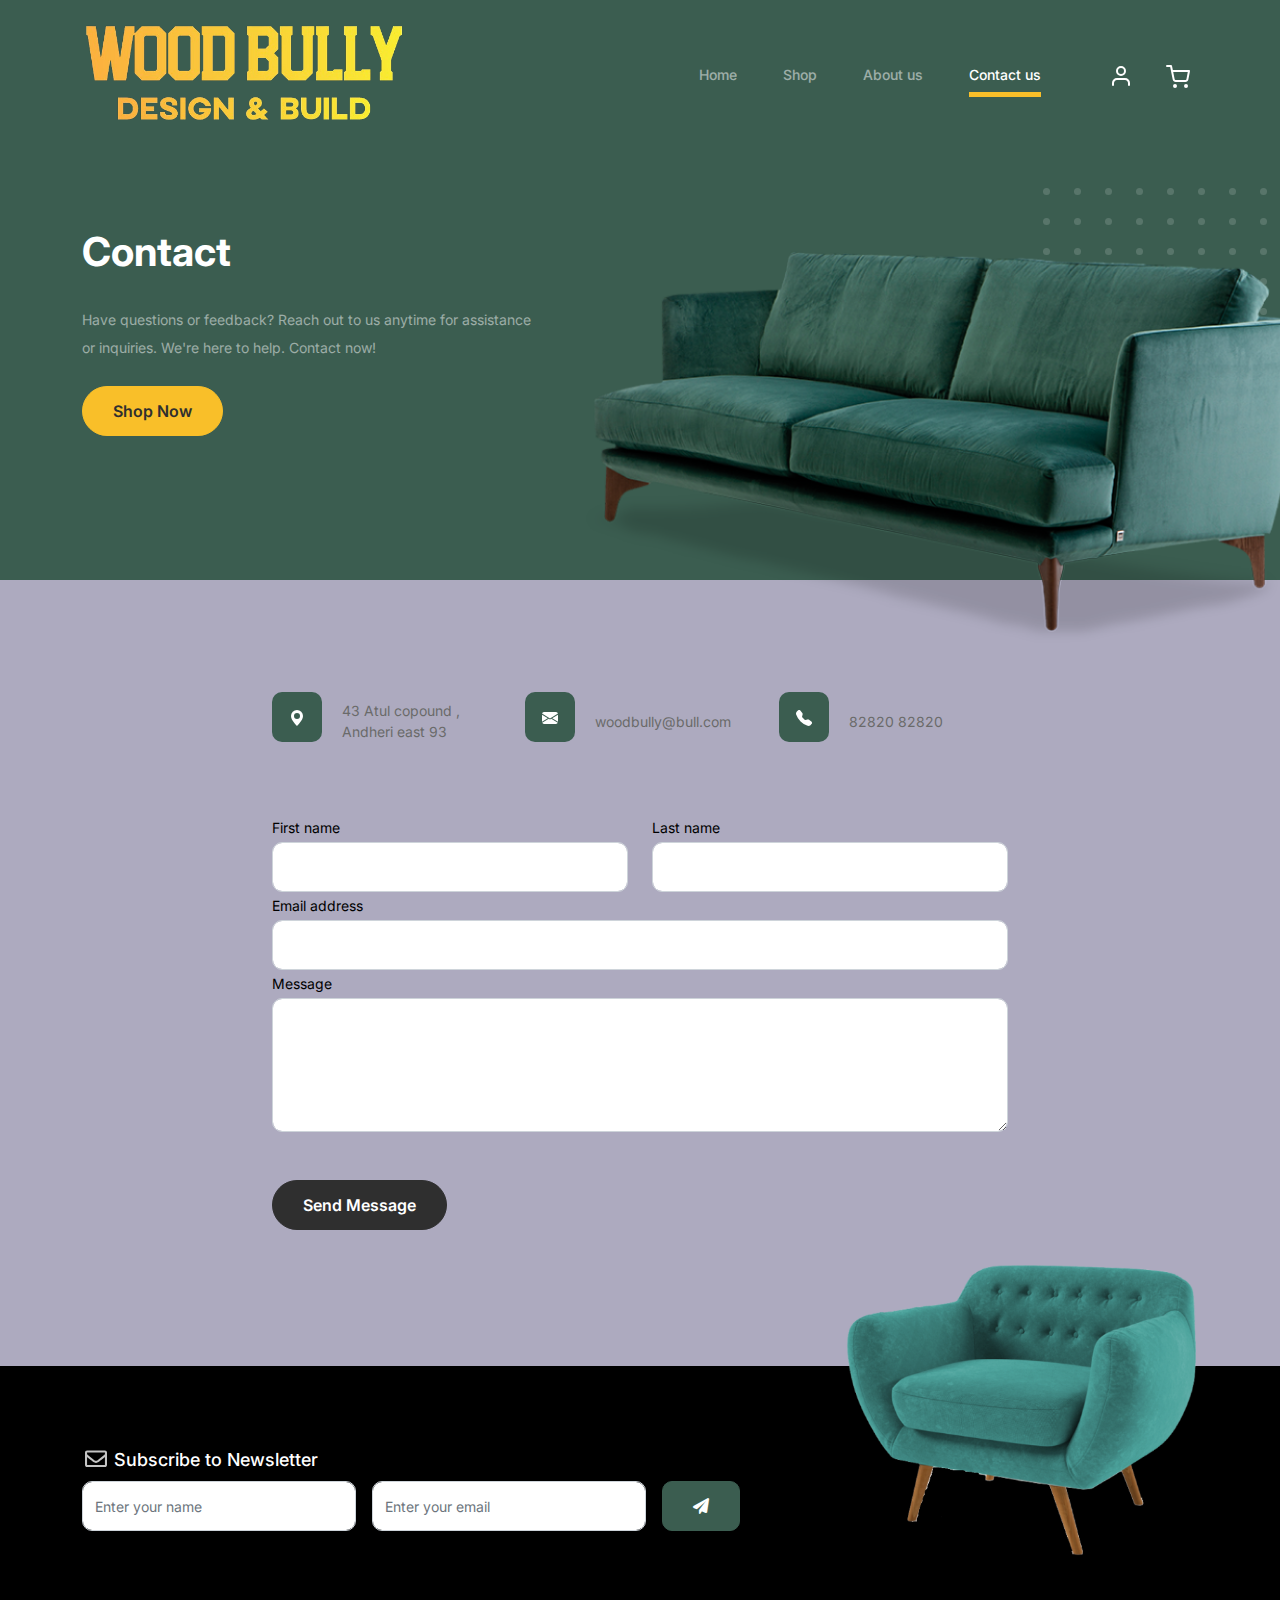
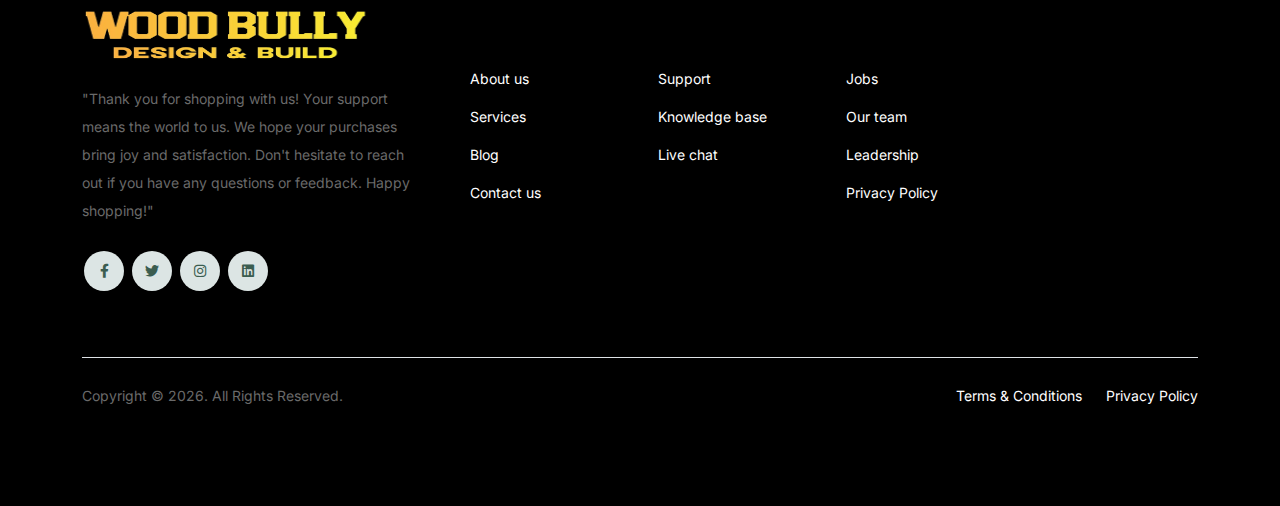
<file: woodbully/contact.html>
<!doctype html>
<html lang="en">

<head>
	<meta charset="utf-8">
	<meta name="viewport" content="width=device-width, initial-scale=1, shrink-to-fit=no">
	<meta name="author" content="Untree.co">
	<link rel="shortcut icon" href="logo.png">

	<meta name="description" content="" />
	<meta name="keywords" content="bootstrap, bootstrap4" />

	<!-- Bootstrap CSS -->
	<link href="css/bootstrap.min.css" rel="stylesheet">
	<link href="https://cdnjs.cloudflare.com/ajax/libs/font-awesome/6.0.0-beta3/css/all.min.css" rel="stylesheet">
	<link href="css/tiny-slider.css" rel="stylesheet">
	<link href="css/style.css" rel="stylesheet">
	<title>WOOD BULLY</title>
</head>

<body>

	<!-- Start Header/Navigation -->
	<nav class="custom-navbar navbar navbar navbar-expand-md navbar-dark bg-dark" arial-label="Furni navigation bar">

		<div class="container">
			<a class="navbar-brand" href="index.html"><img src="header.png" class="bull"></a>

			<button class="navbar-toggler" type="button" data-bs-toggle="collapse" data-bs-target="#navbarsFurni"
				aria-controls="navbarsFurni" aria-expanded="false" aria-label="Toggle navigation">
				<span class="navbar-toggler-icon"></span>
			</button>

			<div class="collapse navbar-collapse" id="navbarsFurni">
				<ul class="custom-navbar-nav navbar-nav ms-auto mb-2 mb-md-0">
					<li class="nav-item">
						<a class="nav-link" href="index.html">Home</a>
					</li>
					<li><a class="nav-link" href="shop.html">Shop</a></li>
					<li><a class="nav-link" href="about.html">About us</a></li>
					<!-- <li><a class="nav-link" href="services.html">Services</a></li> -->
					<!-- <li><a class="nav-link" href="blog.html">Blog</a></li> -->
					<li class="active"><a class="nav-link" href="contact.html">Contact us</a></li>
				</ul>

				<ul class="custom-navbar-cta navbar-nav mb-2 mb-md-0 ms-5">
					<li><a class="nav-link" href="login.html"><img src="images/user.svg"></a></li>
					<li><a class="nav-link" href="cart.html"><img src="images/cart.svg"></a></li>
				</ul>
			</div>
		</div>

	</nav>
	<!-- End Header/Navigation -->

	<!-- Start Hero Section -->
	<div class="hero">
		<div class="container">
			<div class="row justify-content-between">
				<div class="col-lg-5">
					<div class="intro-excerpt">
						<h1>Contact</h1>
						<p class="mb-4">Have questions or feedback? Reach out to us anytime for assistance or inquiries.
							We're here to help. Contact now!</p>
						<p><a href="shop.html" class="btn btn-secondary me-2">Shop Now</a></p>
					</div>
				</div>
				<div class="col-lg-7">
					<div class="hero-img-wrap">
						<img src="images/couch.png" class="img-fluid">
					</div>
				</div>
			</div>
		</div>
	</div>
	<!-- End Hero Section -->


	<!-- Start Contact Form -->
	<div class="untree_co-section">
		<div class="container">

			<div class="block">
				<div class="row justify-content-center">


					<div class="col-md-8 col-lg-8 pb-4">


						<div class="row mb-5">
							<div class="col-lg-4">
								<div class="service no-shadow align-items-center link horizontal d-flex active"
									data-aos="fade-left" data-aos-delay="0">
									<div class="service-icon color-1 mb-4">
										<svg xmlns="http://www.w3.org/2000/svg" width="16" height="16"
											fill="currentColor" class="bi bi-geo-alt-fill" viewBox="0 0 16 16">
											<path
												d="M8 16s6-5.686 6-10A6 6 0 0 0 2 6c0 4.314 6 10 6 10zm0-7a3 3 0 1 1 0-6 3 3 0 0 1 0 6z" />
										</svg>
									</div> <!-- /.icon -->
									<div class="service-contents">
										<p>43 Atul copound , Andheri east 93</p>
									</div> <!-- /.service-contents-->
								</div> <!-- /.service -->
							</div>

							<div class="col-lg-4">
								<div class="service no-shadow align-items-center link horizontal d-flex active"
									data-aos="fade-left" data-aos-delay="0">
									<div class="service-icon color-1 mb-4">
										<svg xmlns="http://www.w3.org/2000/svg" width="16" height="16"
											fill="currentColor" class="bi bi-envelope-fill" viewBox="0 0 16 16">
											<path
												d="M.05 3.555A2 2 0 0 1 2 2h12a2 2 0 0 1 1.95 1.555L8 8.414.05 3.555zM0 4.697v7.104l5.803-3.558L0 4.697zM6.761 8.83l-6.57 4.027A2 2 0 0 0 2 14h12a2 2 0 0 0 1.808-1.144l-6.57-4.027L8 9.586l-1.239-.757zm3.436-.586L16 11.801V4.697l-5.803 3.546z" />
										</svg>
									</div> <!-- /.icon -->
									<div class="service-contents">
										<p>woodbully@bull.com</p>
									</div> <!-- /.service-contents-->
								</div> <!-- /.service -->
							</div>

							<div class="col-lg-4">
								<div class="service no-shadow align-items-center link horizontal d-flex active"
									data-aos="fade-left" data-aos-delay="0">
									<div class="service-icon color-1 mb-4">
										<svg xmlns="http://www.w3.org/2000/svg" width="16" height="16"
											fill="currentColor" class="bi bi-telephone-fill" viewBox="0 0 16 16">
											<path fill-rule="evenodd"
												d="M1.885.511a1.745 1.745 0 0 1 2.61.163L6.29 2.98c.329.423.445.974.315 1.494l-.547 2.19a.678.678 0 0 0 .178.643l2.457 2.457a.678.678 0 0 0 .644.178l2.189-.547a1.745 1.745 0 0 1 1.494.315l2.306 1.794c.829.645.905 1.87.163 2.611l-1.034 1.034c-.74.74-1.846 1.065-2.877.702a18.634 18.634 0 0 1-7.01-4.42 18.634 18.634 0 0 1-4.42-7.009c-.362-1.03-.037-2.137.703-2.877L1.885.511z" />
										</svg>
									</div> <!-- /.icon -->
									<div class="service-contents">
										<p>82820 82820</p>
									</div> <!-- /.service-contents-->
								</div> <!-- /.service -->
							</div>
						</div>

						<form>
							<div class="row">
								<div class="col-6">
									<div class="form-group">
										<label class="text-black" for="fname">First name</label>
										<input type="text" class="form-control" id="fname">
									</div>
								</div>
								<div class="col-6">
									<div class="form-group">
										<label class="text-black" for="lname">Last name</label>
										<input type="text" class="form-control" id="lname">
									</div>
								</div>
							</div>
							<div class="form-group">
								<label class="text-black" for="email">Email address</label>
								<input type="email" class="form-control" id="email">
							</div>

							<div class="form-group mb-5">
								<label class="text-black" for="message">Message</label>
								<textarea name="" class="form-control" id="message" cols="30" rows="5"></textarea>
							</div>

							<button type="submit" class="btn btn-primary-hover-outline">Send Message</button>
						</form>

					</div>

				</div>

			</div>

		</div>


	</div>
	</div>

	<!-- End Contact Form -->



	<!-- Start Footer Section -->
	<footer class="footer-section">
		<div class="container relative">

			<div class="sofa-img">
				<img src="sofa R.png" alt="Image" class="img-fluid">
			</div>

			<div class="row">
				<div class="col-lg-8">
					<div class="subscription-form">
						<h3 class="d-flex align-items-center"><span class="me-1"><img src="images/envelope-outline.svg"
									alt="Image" class="img-fluid"></span><span>Subscribe to Newsletter</span></h3>

						<form action="#" class="row g-3">
							<div class="col-auto">
								<input type="text" class="form-control" placeholder="Enter your name">
							</div>
							<div class="col-auto">
								<input type="email" class="form-control" placeholder="Enter your email">
							</div>
							<div class="col-auto">
								<button class="btn btn-primary">
									<span class="fa fa-paper-plane"></span>
								</button>
							</div>
						</form>

					</div>
				</div>
			</div>

			<div class="row g-5 mb-5">
				<div class="col-lg-4">
					<div class="mb-4 footer-logo-wrap"><a href="#" class="footer-logo"><a href="#"
								class="footer-logo"><img src="header.png" class="lower"> </a></div>
					<p class="mb-4">"Thank you for shopping with us! Your support means the world to us. We hope your
						purchases bring joy and satisfaction. Don't hesitate to reach out if you have any questions or
						feedback. Happy shopping!"
					</p>

					<ul class="list-unstyled custom-social">
						<li><a href="#"><span class="fa fa-brands fa-facebook-f"></span></a></li>
						<li><a href="#"><span class="fa fa-brands fa-twitter"></span></a></li>
						<li><a href="#"><span class="fa fa-brands fa-instagram"></span></a></li>
						<li><a href="#"><span class="fa fa-brands fa-linkedin"></span></a></li>
					</ul>
				</div>

				<div class="col-lg-8">
					<div class="row links-wrap">
						<div class="col-6 col-sm-6 col-md-3">
							<ul class="list-unstyled">
								<li><a href="#">About us</a></li>
								<li><a href="#">Services</a></li>
								<li><a href="#">Blog</a></li>
								<li><a href="#">Contact us</a></li>
							</ul>
						</div>

						<div class="col-6 col-sm-6 col-md-3">
							<ul class="list-unstyled">
								<li><a href="#">Support</a></li>
								<li><a href="#">Knowledge base</a></li>
								<li><a href="#">Live chat</a></li>
							</ul>
						</div>

						<div class="col-6 col-sm-6 col-md-3">
							<ul class="list-unstyled">
								<li><a href="#">Jobs</a></li>
								<li><a href="#">Our team</a></li>
								<li><a href="#">Leadership</a></li>
								<li><a href="#">Privacy Policy</a></li>
							</ul>
						</div>

						<!-- <div class="col-6 col-sm-6 col-md-3">
							<ul class="list-unstyled">
								<li><a href="#">Nordic Chair</a></li>
								<li><a href="#">Kruzo Aero</a></li>
								<li><a href="#">Ergonomic Chair</a></li>
							</ul>
						</div> -->
					</div>
				</div>

			</div>

			<div class="border-top copyright">
				<div class="row pt-4">
					<div class="col-lg-6">
						<p class="mb-2 text-center text-lg-start">Copyright &copy;
							<script>document.write(new Date().getFullYear());</script>. All Rights Reserved.
						</p>
					</div>

					<div class="col-lg-6 text-center text-lg-end">
						<ul class="list-unstyled d-inline-flex ms-auto">
							<li class="me-4"><a href="#">Terms &amp; Conditions</a></li>
							<li><a href="#">Privacy Policy</a></li>
						</ul>
					</div>

				</div>
			</div>

		</div>
	</footer>
	<!-- End Footer Section -->


	<script src="js/bootstrap.bundle.min.js"></script>
	<script src="js/tiny-slider.js"></script>
	<script src="js/custom.js"></script>
</body>

</html>
</file>
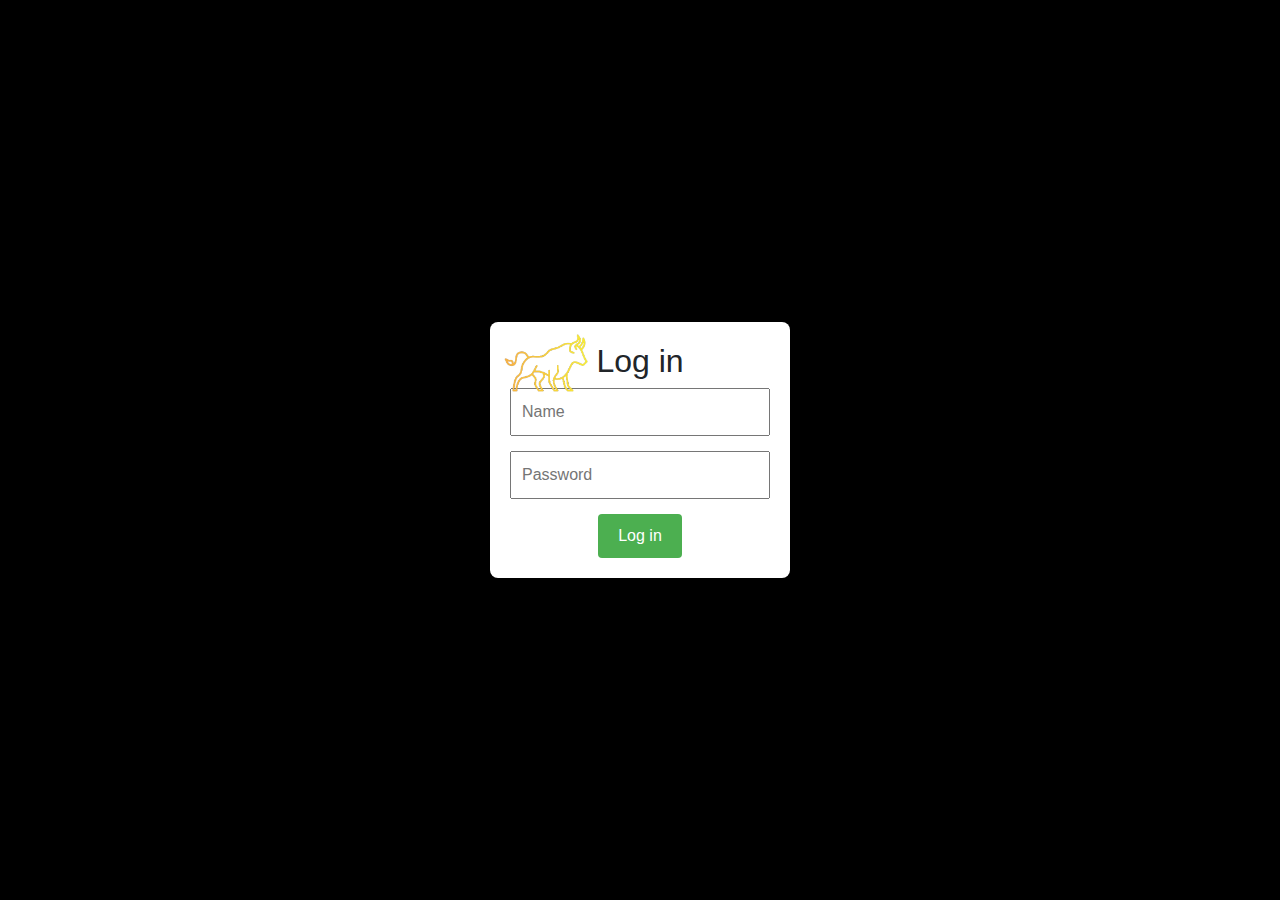
<file: woodbully/login.html>
<!DOCTYPE html>
<html lang="en">
<head>
  <meta charset="UTF-8">
  <meta name="viewport" content="width=device-width, initial-scale=1.0">
  <link href="css/bootstrap.min.css" rel="stylesheet">
  <link href="https://cdnjs.cloudflare.com/ajax/libs/font-awesome/6.0.0-beta3/css/all.min.css" rel="stylesheet">
  <link rel="shortcut icon" href="logo.png">
  <link href="css/tiny-slider.css" rel="stylesheet">
  <title>Wood Bull - Log in</title>
  <style>
    body {
      font-family: Arial, sans-serif;
      background-color: #000000;
      margin: 0;
      display: flex;
      justify-content: center;
      align-items: center;
      height: 100vh;
    }

    .login-container {
      background-color: #fff;
      padding: 20px;
      border-radius: 8px;
      box-shadow: 0 0 10px rgba(0, 0, 0, 0.1);
      width: 300px;
      text-align: center;
      position: relative;
    }

    img {
      max-width: 100px;
      position: absolute;
      top: 10px;
      left: 10px;
    }

    input {
      width: 100%;
      padding: 10px;
      margin-bottom: 15px;
      box-sizing: border-box;
    }

    button {
      background-color: #4caf50;
      color: #fff;
      padding: 10px 20px;
      border: none;
      border-radius: 4px;
      cursor: pointer;
      font-size: 16px;
    }

    button:hover {
      background-color: #45a049;
    }
  </style>
</head>
<body>
  <div class="login-container">
    <img src="logo.png" alt="Logo">
    <h2> Log in</h2>
    <form id="loginForm" action="index.html" method="post" onsubmit="redirectToIndex()">
      <input type="text" name="name" placeholder="Name" required>
      <input type="password" name="password" placeholder="Password" required>
      <button type="submit">Log in</button>
    </form>
  </div>

  <script>
    function redirectToIndex() {
      // Redirect to index.html after form submission
      window.location.href = "index.html";
      return false; // Prevent default form submission
    }
  </script>
</body>
</html>
</file>
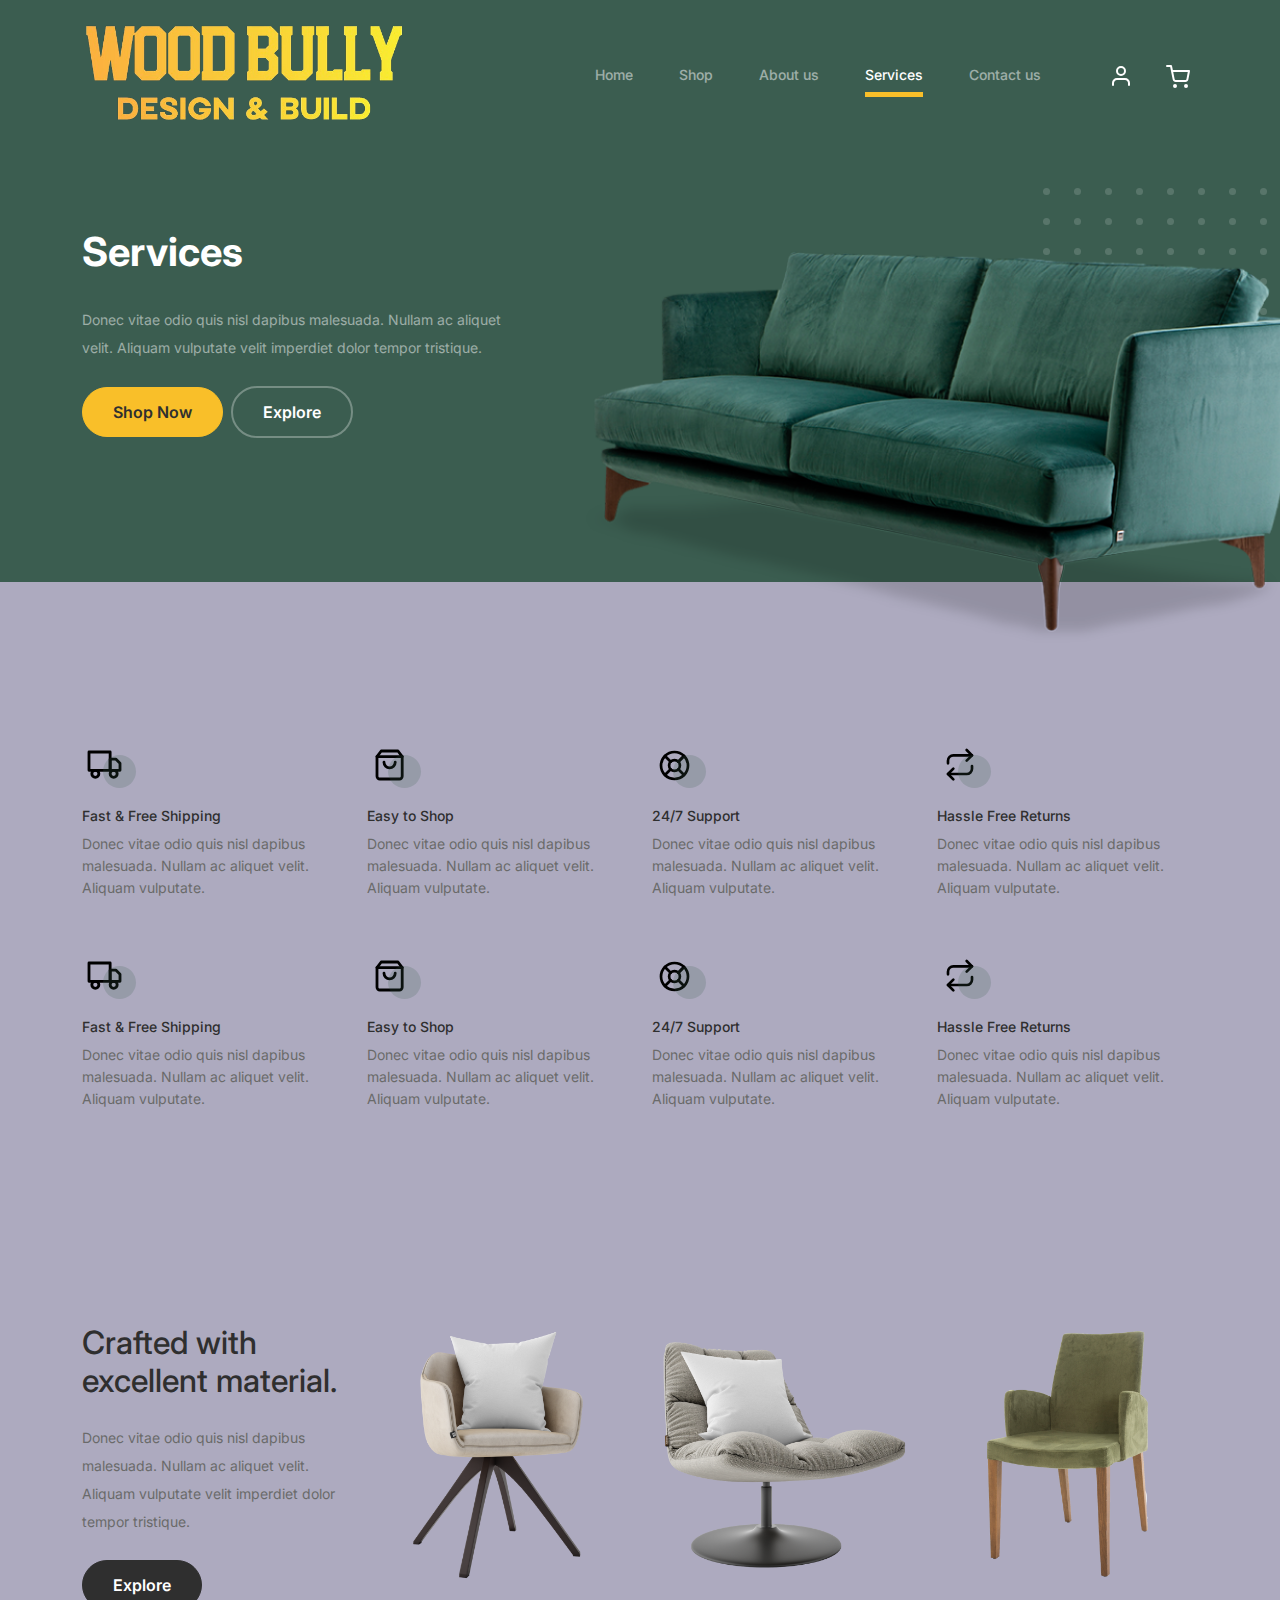
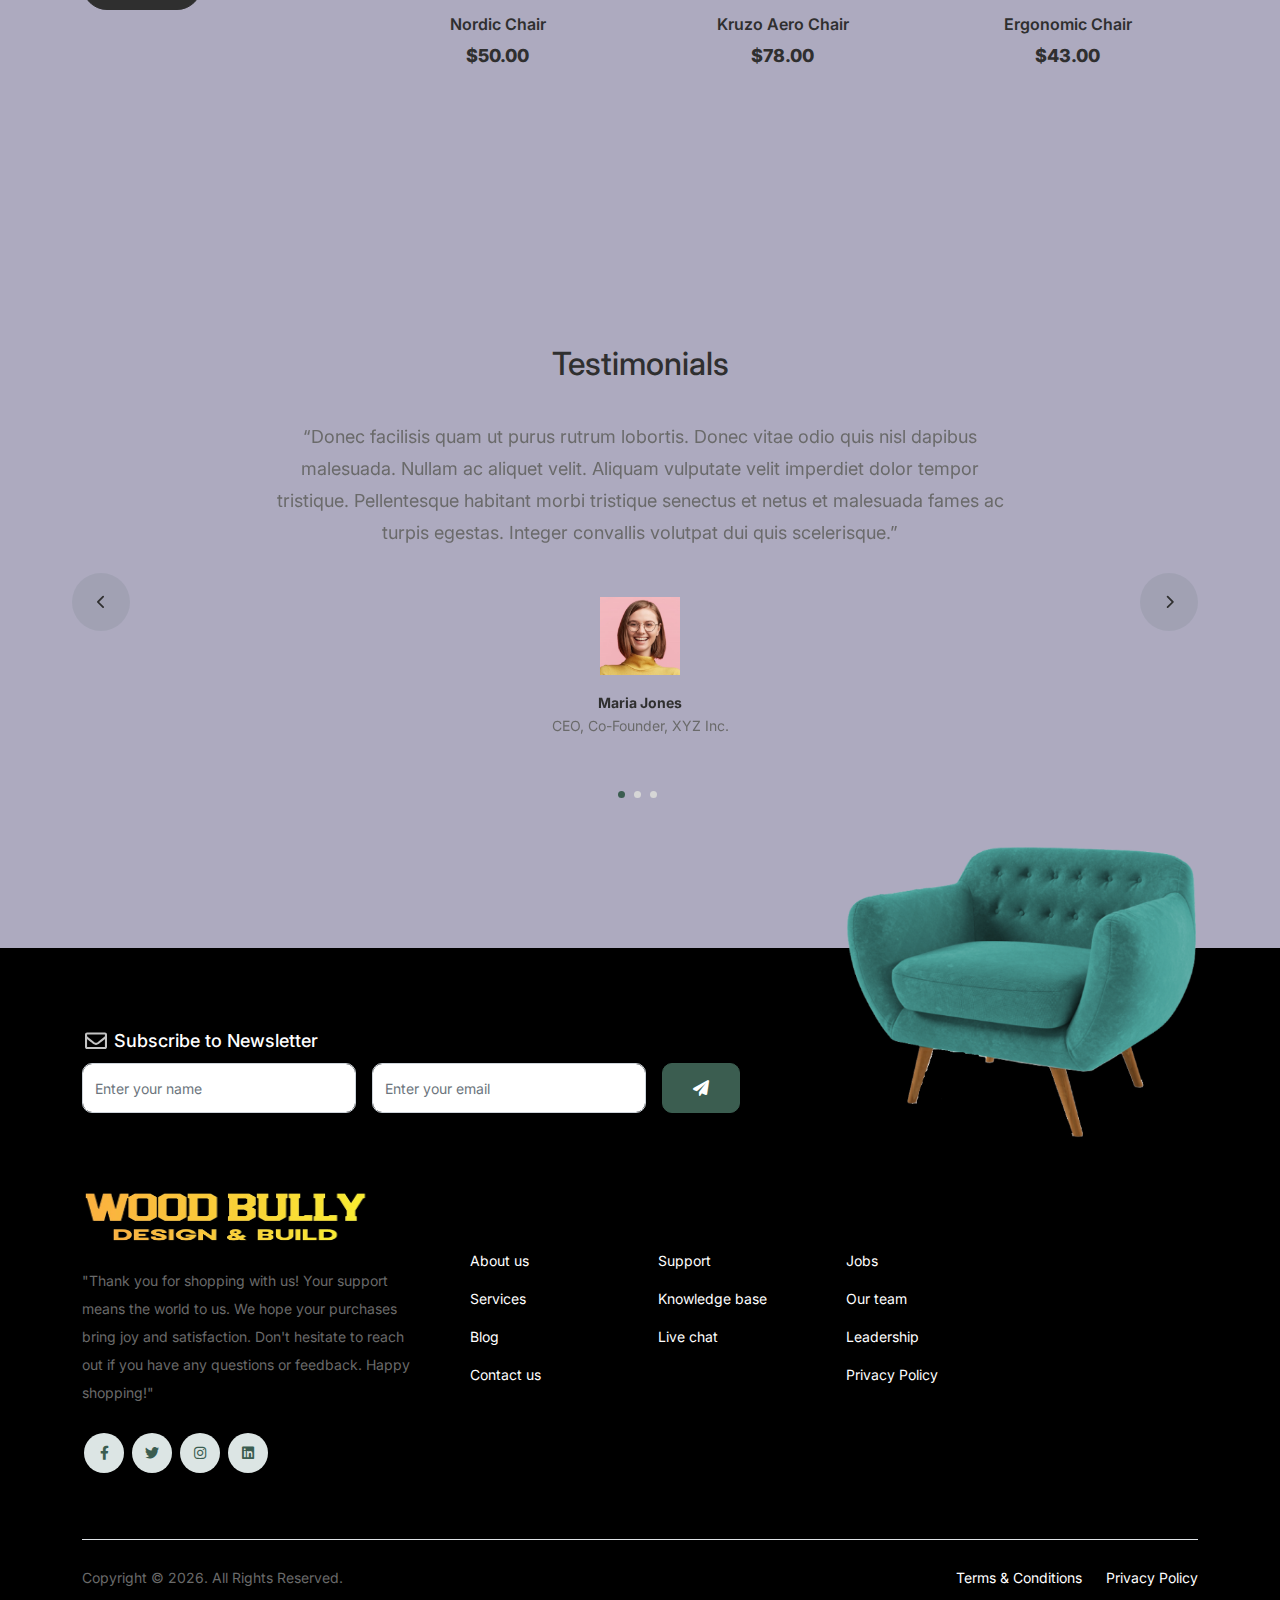
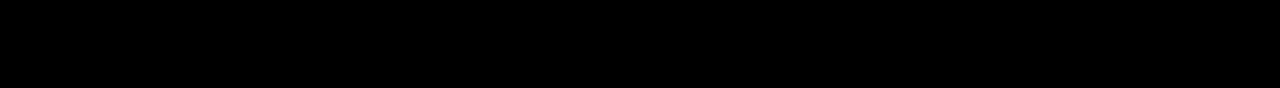
<file: woodbully/services.html>
<!doctype html>
<html lang="en">

<head>
	<meta charset="utf-8">
	<meta name="viewport" content="width=device-width, initial-scale=1, shrink-to-fit=no">
	<meta name="author" content="Untree.co">
	<link rel="shortcut icon" href="logo.png">

	<meta name="description" content="" />
	<meta name="keywords" content="bootstrap, bootstrap4" />

	<!-- Bootstrap CSS -->
	<link href="css/bootstrap.min.css" rel="stylesheet">
	<link href="https://cdnjs.cloudflare.com/ajax/libs/font-awesome/6.0.0-beta3/css/all.min.css" rel="stylesheet">
	<link href="css/tiny-slider.css" rel="stylesheet">
	<link href="css/style.css" rel="stylesheet">
	<title>WOOD BULLY</title>
</head>

<body>

	<!-- Start Header/Navigation -->
	<nav class="custom-navbar navbar navbar navbar-expand-md navbar-dark bg-dark" arial-label="Furni navigation bar">

		<div class="container">
			<a class="navbar-brand" href="index.html"><img src="header.png" class="bull"></a>

			<button class="navbar-toggler" type="button" data-bs-toggle="collapse" data-bs-target="#navbarsFurni"
				aria-controls="navbarsFurni" aria-expanded="false" aria-label="Toggle navigation">
				<span class="navbar-toggler-icon"></span>
			</button>

			<div class="collapse navbar-collapse" id="navbarsFurni">
				<ul class="custom-navbar-nav navbar-nav ms-auto mb-2 mb-md-0">
					<li class="nav-item">
						<a class="nav-link" href="index.html">Home</a>
					</li>
					<li><a class="nav-link" href="shop.html">Shop</a></li>
					<li><a class="nav-link" href="about.html">About us</a></li>
					<li class="active"><a class="nav-link" href="services.html">Services</a></li>
					<!-- <li><a class="nav-link" href="blog.html">Blog</a></li> -->
					<li><a class="nav-link" href="contact.html">Contact us</a></li>
				</ul>

				<ul class="custom-navbar-cta navbar-nav mb-2 mb-md-0 ms-5">
					<li><a class="nav-link" href="login.html"><img src="images/user.svg"></a></li>
					<li><a class="nav-link" href="cart.html"><img src="images/cart.svg"></a></li>
				</ul>
			</div>
		</div>

	</nav>
	<!-- End Header/Navigation -->

	<!-- Start Hero Section -->
	<div class="hero">
		<div class="container">
			<div class="row justify-content-between">
				<div class="col-lg-5">
					<div class="intro-excerpt">
						<h1>Services</h1>
						<p class="mb-4">Donec vitae odio quis nisl dapibus malesuada. Nullam ac aliquet velit. Aliquam
							vulputate velit imperdiet dolor tempor tristique.</p>
						<p><a href="" class="btn btn-secondary me-2">Shop Now</a><a href="#"
								class="btn btn-white-outline">Explore</a></p>
					</div>
				</div>
				<div class="col-lg-7">
					<div class="hero-img-wrap">
						<img src="images/couch.png" class="img-fluid">
					</div>
				</div>
			</div>
		</div>
	</div>
	<!-- End Hero Section -->



	<!-- Start Why Choose Us Section -->
	<div class="why-choose-section">
		<div class="container">


			<div class="row my-5">
				<div class="col-6 col-md-6 col-lg-3 mb-4">
					<div class="feature">
						<div class="icon">
							<img src="images/truck.svg" alt="Image" class="imf-fluid">
						</div>
						<h3>Fast &amp; Free Shipping</h3>
						<p>Donec vitae odio quis nisl dapibus malesuada. Nullam ac aliquet velit. Aliquam vulputate.</p>
					</div>
				</div>

				<div class="col-6 col-md-6 col-lg-3 mb-4">
					<div class="feature">
						<div class="icon">
							<img src="images/bag.svg" alt="Image" class="imf-fluid">
						</div>
						<h3>Easy to Shop</h3>
						<p>Donec vitae odio quis nisl dapibus malesuada. Nullam ac aliquet velit. Aliquam vulputate.</p>
					</div>
				</div>

				<div class="col-6 col-md-6 col-lg-3 mb-4">
					<div class="feature">
						<div class="icon">
							<img src="images/support.svg" alt="Image" class="imf-fluid">
						</div>
						<h3>24/7 Support</h3>
						<p>Donec vitae odio quis nisl dapibus malesuada. Nullam ac aliquet velit. Aliquam vulputate.</p>
					</div>
				</div>

				<div class="col-6 col-md-6 col-lg-3 mb-4">
					<div class="feature">
						<div class="icon">
							<img src="images/return.svg" alt="Image" class="imf-fluid">
						</div>
						<h3>Hassle Free Returns</h3>
						<p>Donec vitae odio quis nisl dapibus malesuada. Nullam ac aliquet velit. Aliquam vulputate.</p>
					</div>
				</div>

				<div class="col-6 col-md-6 col-lg-3 mb-4">
					<div class="feature">
						<div class="icon">
							<img src="images/truck.svg" alt="Image" class="imf-fluid">
						</div>
						<h3>Fast &amp; Free Shipping</h3>
						<p>Donec vitae odio quis nisl dapibus malesuada. Nullam ac aliquet velit. Aliquam vulputate.</p>
					</div>
				</div>

				<div class="col-6 col-md-6 col-lg-3 mb-4">
					<div class="feature">
						<div class="icon">
							<img src="images/bag.svg" alt="Image" class="imf-fluid">
						</div>
						<h3>Easy to Shop</h3>
						<p>Donec vitae odio quis nisl dapibus malesuada. Nullam ac aliquet velit. Aliquam vulputate.</p>
					</div>
				</div>

				<div class="col-6 col-md-6 col-lg-3 mb-4">
					<div class="feature">
						<div class="icon">
							<img src="images/support.svg" alt="Image" class="imf-fluid">
						</div>
						<h3>24/7 Support</h3>
						<p>Donec vitae odio quis nisl dapibus malesuada. Nullam ac aliquet velit. Aliquam vulputate.</p>
					</div>
				</div>

				<div class="col-6 col-md-6 col-lg-3 mb-4">
					<div class="feature">
						<div class="icon">
							<img src="images/return.svg" alt="Image" class="imf-fluid">
						</div>
						<h3>Hassle Free Returns</h3>
						<p>Donec vitae odio quis nisl dapibus malesuada. Nullam ac aliquet velit. Aliquam vulputate.</p>
					</div>
				</div>

			</div>

		</div>
	</div>
	<!-- End Why Choose Us Section -->

	<!-- Start Product Section -->
	<div class="product-section pt-0">
		<div class="container">
			<div class="row">

				<!-- Start Column 1 -->
				<div class="col-md-12 col-lg-3 mb-5 mb-lg-0">
					<h2 class="mb-4 section-title">Crafted with excellent material.</h2>
					<p class="mb-4">Donec vitae odio quis nisl dapibus malesuada. Nullam ac aliquet velit. Aliquam
						vulputate velit imperdiet dolor tempor tristique. </p>
					<p><a href="#" class="btn">Explore</a></p>
				</div>
				<!-- End Column 1 -->

				<!-- Start Column 2 -->
				<div class="col-12 col-md-4 col-lg-3 mb-5 mb-md-0">
					<a class="product-item" href="#">
						<img src="images/product-1.png" class="img-fluid product-thumbnail">
						<h3 class="product-title">Nordic Chair</h3>
						<strong class="product-price">$50.00</strong>

						<span class="icon-cross">
							<img src="images/cross.svg" class="img-fluid">
						</span>
					</a>
				</div>
				<!-- End Column 2 -->

				<!-- Start Column 3 -->
				<div class="col-12 col-md-4 col-lg-3 mb-5 mb-md-0">
					<a class="product-item" href="#">
						<img src="images/product-2.png" class="img-fluid product-thumbnail">
						<h3 class="product-title">Kruzo Aero Chair</h3>
						<strong class="product-price">$78.00</strong>

						<span class="icon-cross">
							<img src="images/cross.svg" class="img-fluid">
						</span>
					</a>
				</div>
				<!-- End Column 3 -->

				<!-- Start Column 4 -->
				<div class="col-12 col-md-4 col-lg-3 mb-5 mb-md-0">
					<a class="product-item" href="#">
						<img src="images/product-3.png" class="img-fluid product-thumbnail">
						<h3 class="product-title">Ergonomic Chair</h3>
						<strong class="product-price">$43.00</strong>

						<span class="icon-cross">
							<img src="images/cross.svg" class="img-fluid">
						</span>
					</a>
				</div>
				<!-- End Column 4 -->

			</div>
		</div>
	</div>
	<!-- End Product Section -->



	<!-- Start Testimonial Slider -->
	<div class="testimonial-section before-footer-section">
		<div class="container">
			<div class="row">
				<div class="col-lg-7 mx-auto text-center">
					<h2 class="section-title">Testimonials</h2>
				</div>
			</div>

			<div class="row justify-content-center">
				<div class="col-lg-12">
					<div class="testimonial-slider-wrap text-center">

						<div id="testimonial-nav">
							<span class="prev" data-controls="prev"><span class="fa fa-chevron-left"></span></span>
							<span class="next" data-controls="next"><span class="fa fa-chevron-right"></span></span>
						</div>

						<div class="testimonial-slider">

							<div class="item">
								<div class="row justify-content-center">
									<div class="col-lg-8 mx-auto">

										<div class="testimonial-block text-center">
											<blockquote class="mb-5">
												<p>&ldquo;Donec facilisis quam ut purus rutrum lobortis. Donec vitae
													odio quis nisl dapibus malesuada. Nullam ac aliquet velit. Aliquam
													vulputate velit imperdiet dolor tempor tristique. Pellentesque
													habitant morbi tristique senectus et netus et malesuada fames ac
													turpis egestas. Integer convallis volutpat dui quis
													scelerisque.&rdquo;</p>
											</blockquote>

											<div class="author-info">
												<div class="author-pic">
													<img src="images/person-1.png" alt="Maria Jones" class="img-fluid">
												</div>
												<h3 class="font-weight-bold">Maria Jones</h3>
												<span class="position d-block mb-3">CEO, Co-Founder, XYZ Inc.</span>
											</div>
										</div>

									</div>
								</div>
							</div>
							<!-- END item -->

							<div class="item">
								<div class="row justify-content-center">
									<div class="col-lg-8 mx-auto">

										<div class="testimonial-block text-center">
											<blockquote class="mb-5">
												<p>&ldquo;Donec facilisis quam ut purus rutrum lobortis. Donec vitae
													odio quis nisl dapibus malesuada. Nullam ac aliquet velit. Aliquam
													vulputate velit imperdiet dolor tempor tristique. Pellentesque
													habitant morbi tristique senectus et netus et malesuada fames ac
													turpis egestas. Integer convallis volutpat dui quis
													scelerisque.&rdquo;</p>
											</blockquote>

											<div class="author-info">
												<div class="author-pic">
													<img src="images/person-1.png" alt="Maria Jones" class="img-fluid">
												</div>
												<h3 class="font-weight-bold">Maria Jones</h3>
												<span class="position d-block mb-3">CEO, Co-Founder, XYZ Inc.</span>
											</div>
										</div>

									</div>
								</div>
							</div>
							<!-- END item -->

							<div class="item">
								<div class="row justify-content-center">
									<div class="col-lg-8 mx-auto">

										<div class="testimonial-block text-center">
											<blockquote class="mb-5">
												<p>&ldquo;Donec facilisis quam ut purus rutrum lobortis. Donec vitae
													odio quis nisl dapibus malesuada. Nullam ac aliquet velit. Aliquam
													vulputate velit imperdiet dolor tempor tristique. Pellentesque
													habitant morbi tristique senectus et netus et malesuada fames ac
													turpis egestas. Integer convallis volutpat dui quis
													scelerisque.&rdquo;</p>
											</blockquote>

											<div class="author-info">
												<div class="author-pic">
													<img src="images/person-1.png" alt="Maria Jones" class="img-fluid">
												</div>
												<h3 class="font-weight-bold">Maria Jones</h3>
												<span class="position d-block mb-3">CEO, Co-Founder, XYZ Inc.</span>
											</div>
										</div>

									</div>
								</div>
							</div>
							<!-- END item -->

						</div>

					</div>
				</div>
			</div>
		</div>
	</div>
	<!-- End Testimonial Slider -->



	<!-- Start Footer Section -->
	<footer class="footer-section">
		<div class="container relative">

			<div class="sofa-img">
				<img src="sofa R.png" alt="Image" class="img-fluid">
			</div>

			<div class="row">
				<div class="col-lg-8">
					<div class="subscription-form">
						<h3 class="d-flex align-items-center"><span class="me-1"><img src="images/envelope-outline.svg"
									alt="Image" class="img-fluid"></span><span>Subscribe to Newsletter</span></h3>

						<form action="#" class="row g-3">
							<div class="col-auto">
								<input type="text" class="form-control" placeholder="Enter your name">
							</div>
							<div class="col-auto">
								<input type="email" class="form-control" placeholder="Enter your email">
							</div>
							<div class="col-auto">
								<button class="btn btn-primary">
									<span class="fa fa-paper-plane"></span>
								</button>
							</div>
						</form>

					</div>
				</div>
			</div>

			<div class="row g-5 mb-5">
				<div class="col-lg-4">
					<div class="mb-4 footer-logo-wrap"><a href="#" class="footer-logo"><img src="header.png"
						class="lower"></a></div>
					<p class="mb-4">"Thank you for shopping with us! Your support means the world to us. We hope your
						purchases bring joy and satisfaction. Don't hesitate to reach out if you have any questions or
						feedback. Happy shopping!"</p>

					<ul class="list-unstyled custom-social">
						<li><a href="#"><span class="fa fa-brands fa-facebook-f"></span></a></li>
						<li><a href="#"><span class="fa fa-brands fa-twitter"></span></a></li>
						<li><a href="#"><span class="fa fa-brands fa-instagram"></span></a></li>
						<li><a href="#"><span class="fa fa-brands fa-linkedin"></span></a></li>
					</ul>
				</div>

				<div class="col-lg-8">
					<div class="row links-wrap">
						<div class="col-6 col-sm-6 col-md-3">
							<ul class="list-unstyled">
								<li><a href="#">About us</a></li>
								<li><a href="#">Services</a></li>
								<li><a href="#">Blog</a></li>
								<li><a href="#">Contact us</a></li>
							</ul>
						</div>

						<div class="col-6 col-sm-6 col-md-3">
							<ul class="list-unstyled">
								<li><a href="#">Support</a></li>
								<li><a href="#">Knowledge base</a></li>
								<li><a href="#">Live chat</a></li>
							</ul>
						</div>

						<div class="col-6 col-sm-6 col-md-3">
							<ul class="list-unstyled">
								<li><a href="#">Jobs</a></li>
								<li><a href="#">Our team</a></li>
								<li><a href="#">Leadership</a></li>
								<li><a href="#">Privacy Policy</a></li>
							</ul>
						</div>

						<!-- <div class="col-6 col-sm-6 col-md-3">
							<ul class="list-unstyled">
								<li><a href="#">Nordic Chair</a></li>
								<li><a href="#">Kruzo Aero</a></li>
								<li><a href="#">Ergonomic Chair</a></li>
							</ul>
						</div> -->
					</div>
				</div>

			</div>

			<div class="border-top copyright">
				<div class="row pt-4">
					<div class="col-lg-6">
						<p class="mb-2 text-center text-lg-start">Copyright &copy;
							<script>document.write(new Date().getFullYear());</script>. All Rights Reserved.
						</p>
					</div>

					<div class="col-lg-6 text-center text-lg-end">
						<ul class="list-unstyled d-inline-flex ms-auto">
							<li class="me-4"><a href="#">Terms &amp; Conditions</a></li>
							<li><a href="#">Privacy Policy</a></li>
						</ul>
					</div>

				</div>
			</div>

		</div>
	</footer>
	<!-- End Footer Section -->


	<script src="js/bootstrap.bundle.min.js"></script>
	<script src="js/tiny-slider.js"></script>
	<script src="js/custom.js"></script>
</body>

</html>
</file>
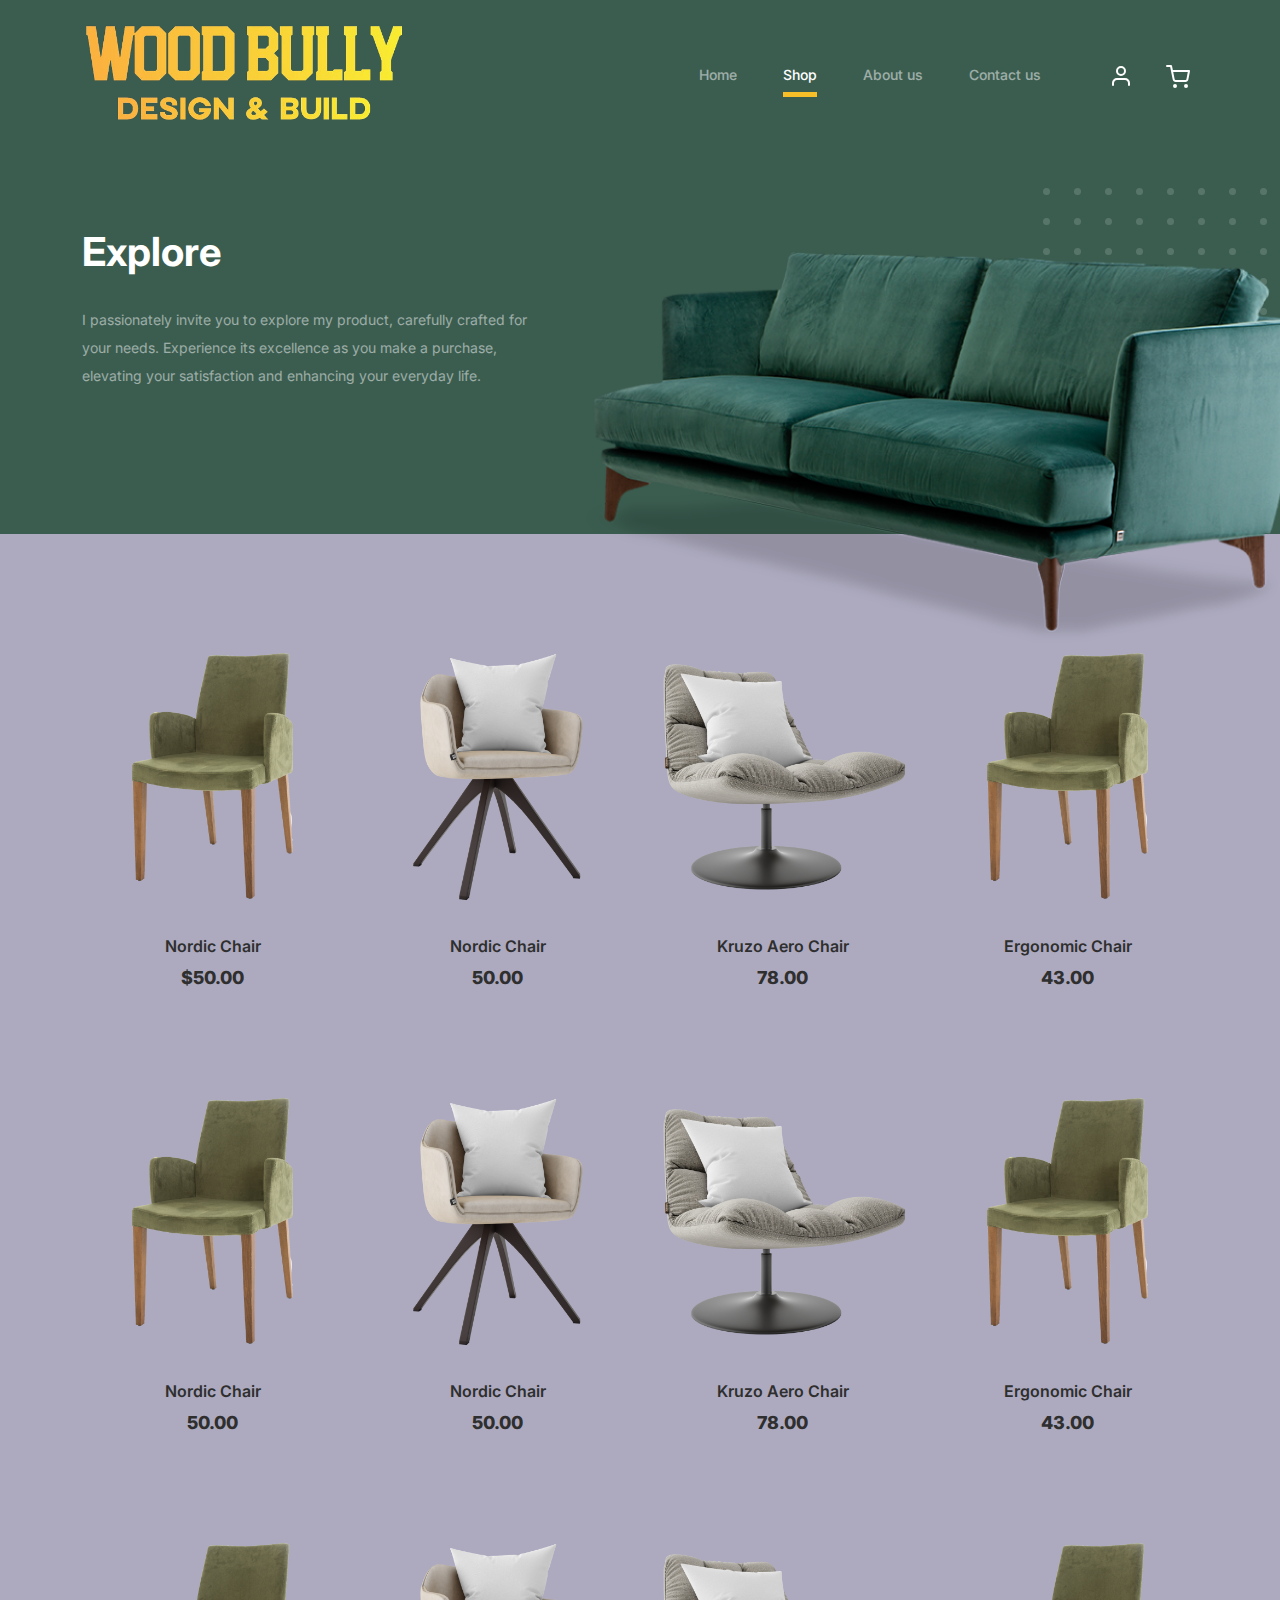
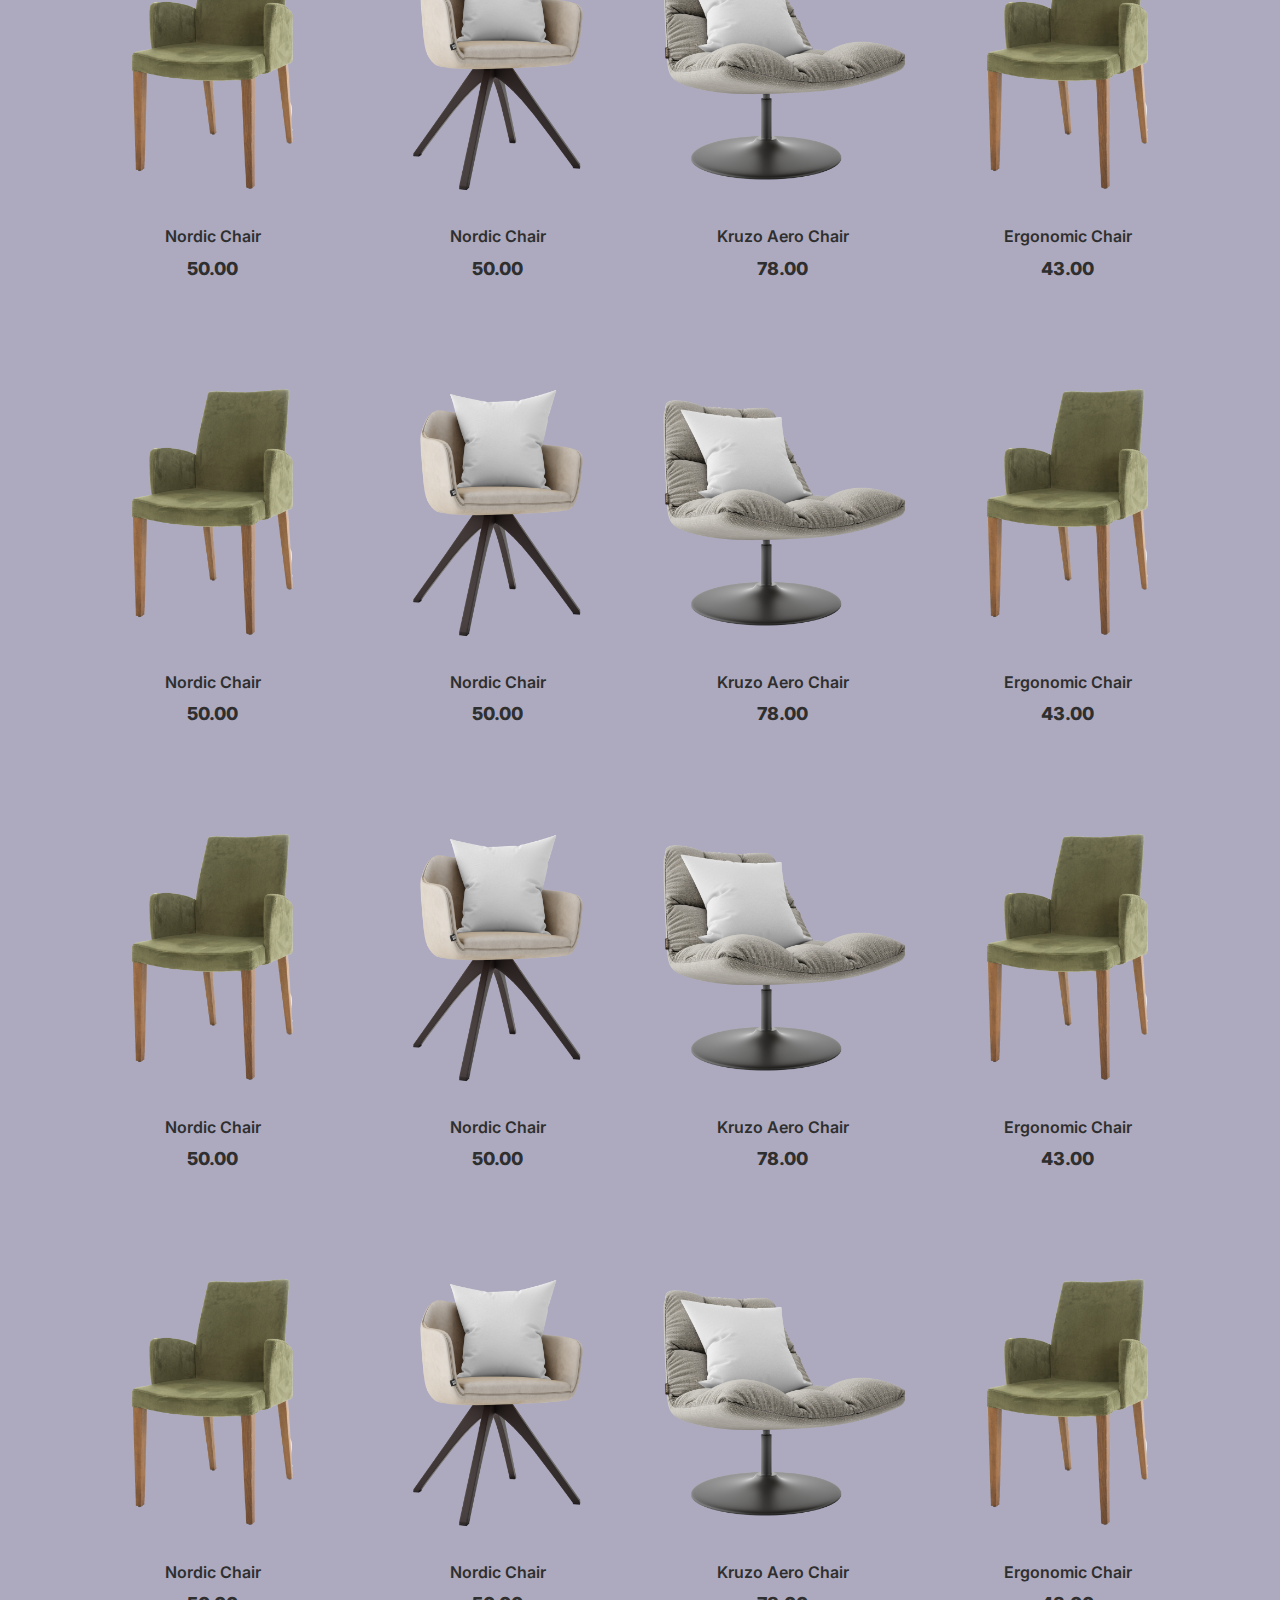
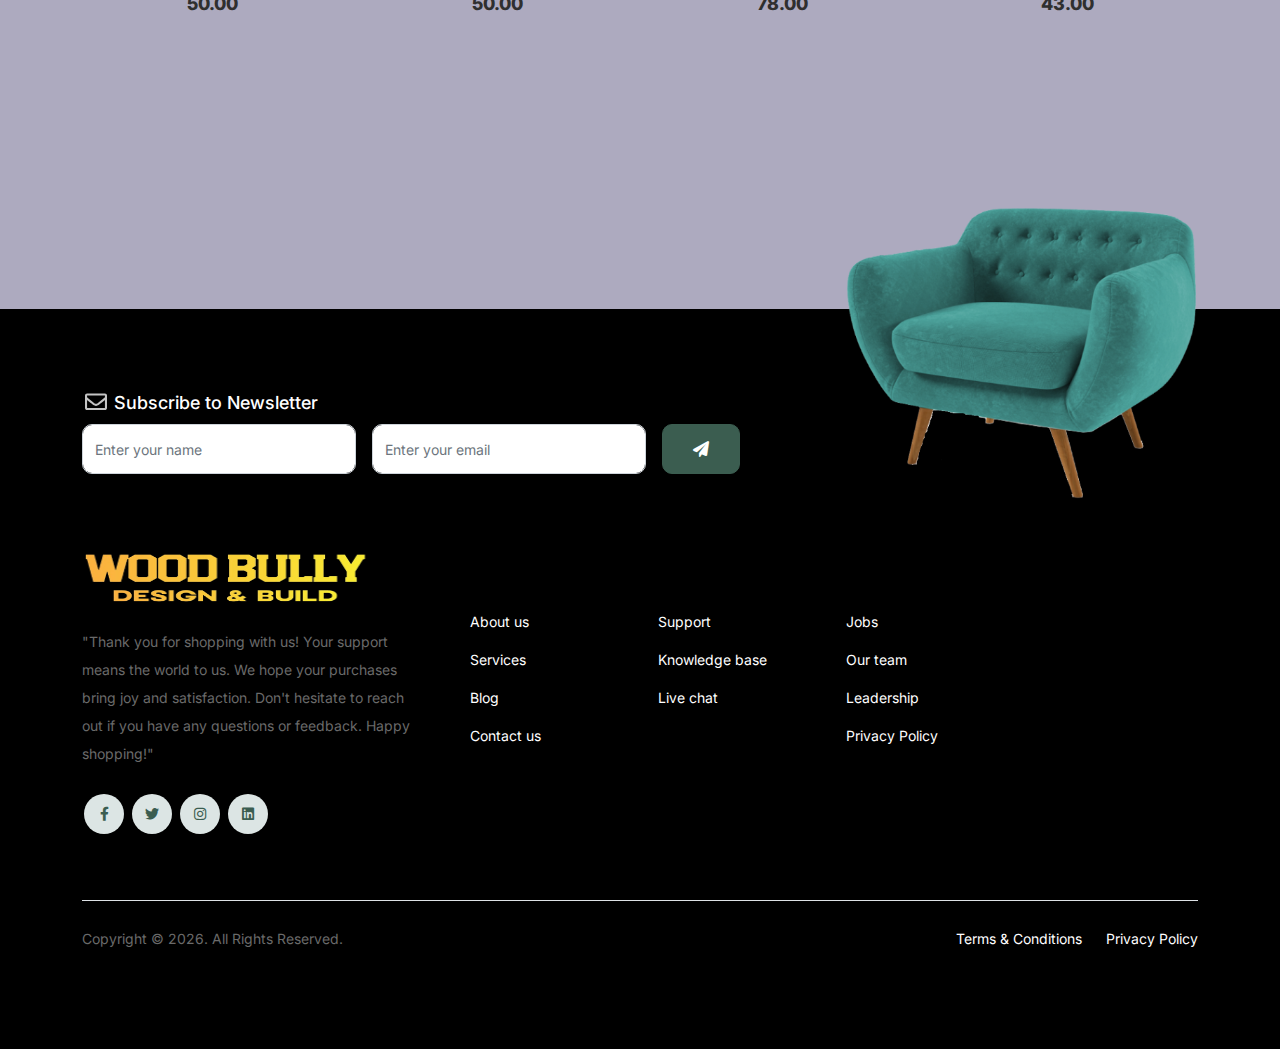
<file: woodbully/shop.html>
<!doctype html>
<html lang="en">

<head>
	<meta charset="utf-8">
	<meta name="viewport" content="width=device-width, initial-scale=1, shrink-to-fit=no">
	<meta name="author" content="Untree.co">
	<link rel="shortcut icon" href="logo.png">

	<meta name="description" content="" />
	<meta name="keywords" content="bootstrap, bootstrap4" />

	<!-- Bootstrap CSS -->
	<link href="css/bootstrap.min.css" rel="stylesheet">
	<link href="https://cdnjs.cloudflare.com/ajax/libs/font-awesome/6.0.0-beta3/css/all.min.css" rel="stylesheet">
	<link href="css/tiny-slider.css" rel="stylesheet">
	<link href="css/style.css" rel="stylesheet">
	<title>WOOD BULLY</title>
</head>

<body>

	<!-- Start Header/Navigation -->
	<nav class="custom-navbar navbar navbar navbar-expand-md navbar-dark bg-dark" arial-label="Furni navigation bar">

		<div class="container">
			<a class="navbar-brand" href="index.html"><img src="header.png" class="bull"></a>

			<button class="navbar-toggler" type="button" data-bs-toggle="collapse" data-bs-target="#navbarsFurni"
				aria-controls="navbarsFurni" aria-expanded="false" aria-label="Toggle navigation">
				<span class="navbar-toggler-icon"></span>
			</button>

			<div class="collapse navbar-collapse" id="navbarsFurni">
				<ul class="custom-navbar-nav navbar-nav ms-auto mb-2 mb-md-0">
					<li class="nav-item ">
						<a class="nav-link" href="index.html">Home</a>
					</li>
					<li class="active"><a class="nav-link" href="shop.html">Shop</a></li>
					<li><a class="nav-link" href="about.html">About us</a></li>
					<!-- <li><a class="nav-link" href="services.html">Services</a></li> -->
					<!-- <li><a class="nav-link" href="blog.html">Blog</a></li> -->
					<li><a class="nav-link" href="contact.html">Contact us</a></li>
				</ul>

				<ul class="custom-navbar-cta navbar-nav mb-2 mb-md-0 ms-5">
					<li><a class="nav-link" href="login.html"><img src="images/user.svg"></a></li>
					<li><a class="nav-link" href="cart.html"><img src="images/cart.svg"></a></li>
				</ul>
			</div>
		</div>

	</nav>
	<!-- End Header/Navigation -->

	<!-- Start Hero Section -->
	<div class="hero">
		<div class="container">
			<div class="row justify-content-between">
				<div class="col-lg-5">
					<div class="intro-excerpt">
						<h1>Explore</h1>
						<p>I passionately invite you to explore my product, carefully crafted for your needs. Experience
							its excellence as you make a purchase, elevating your satisfaction and enhancing your
							everyday life.</p>
					</div>
				</div>
				<div class="col-lg-7">
					<div class="hero-img-wrap">
						<img src="images/couch.png" class="img-fluid">
					</div>
				</div>
			</div>
		</div>
	</div>
	<!-- End Hero Section -->



	<div class="untree_co-section product-section before-footer-section">
		<div class="container">
			<div class="row">

				<!-- Start Column 1 -->
				<div class="col-12 col-md-4 col-lg-3 mb-5">
					<a class="product-item" href="#">
						<img src="images/product-3.png" class="img-fluid product-thumbnail">
						<h3 class="product-title">Nordic Chair</h3>
						<strong class="product-price">$50.00</strong>

						<span class="icon-cross">
							<img src="images/cross.svg" class="img-fluid">
						</span>
					</a>
				</div>
				<!-- End Column 1 -->

				<!-- Start Column 2 -->
				<div class="col-12 col-md-4 col-lg-3 mb-5">
					<a class="product-item" href="#">
						<img src="images/product-1.png" class="img-fluid product-thumbnail">
						<h3 class="product-title">Nordic Chair</h3>
						<strong class="product-price">50.00</strong>

						<span class="icon-cross">
							<img src="images/cross.svg" class="img-fluid">
						</span>
					</a>
				</div>
				<!-- End Column 2 -->

				<!-- Start Column 3 -->
				<div class="col-12 col-md-4 col-lg-3 mb-5">
					<a class="product-item" href="#">
						<img src="images/product-2.png" class="img-fluid product-thumbnail">
						<h3 class="product-title">Kruzo Aero Chair</h3>
						<strong class="product-price">78.00</strong>

						<span class="icon-cross">
							<img src="images/cross.svg" class="img-fluid">
						</span>
					</a>
				</div>
				<!-- End Column 3 -->

				<!-- Start Column 4 -->
				<div class="col-12 col-md-4 col-lg-3 mb-5">
					<a class="product-item" href="#">
						<img src="images/product-3.png" class="img-fluid product-thumbnail">
						<h3 class="product-title">Ergonomic Chair</h3>
						<strong class="product-price">43.00</strong>

						<span class="icon-cross">
							<img src="images/cross.svg" class="img-fluid">
						</span>
					</a>
				</div>
				<!-- End Column 4 -->


				<!-- Start Column 1 -->
				<div class="col-12 col-md-4 col-lg-3 mb-5">
					<a class="product-item" href="#">
						<img src="images/product-3.png" class="img-fluid product-thumbnail">
						<h3 class="product-title">Nordic Chair</h3>
						<strong class="product-price">50.00</strong>

						<span class="icon-cross">
							<img src="images/cross.svg" class="img-fluid">
						</span>
					</a>
				</div>
				<!-- End Column 1 -->

				<!-- Start Column 2 -->
				<div class="col-12 col-md-4 col-lg-3 mb-5">
					<a class="product-item" href="#">
						<img src="images/product-1.png" class="img-fluid product-thumbnail">
						<h3 class="product-title">Nordic Chair</h3>
						<strong class="product-price">50.00</strong>

						<span class="icon-cross">
							<img src="images/cross.svg" class="img-fluid">
						</span>
					</a>
				</div>
				<!-- End Column 2 -->

				<!-- Start Column 3 -->
				<div class="col-12 col-md-4 col-lg-3 mb-5">
					<a class="product-item" href="#">
						<img src="images/product-2.png" class="img-fluid product-thumbnail">
						<h3 class="product-title">Kruzo Aero Chair</h3>
						<strong class="product-price">78.00</strong>

						<span class="icon-cross">
							<img src="images/cross.svg" class="img-fluid">
						</span>
					</a>
				</div>
				<!-- End Column 3 -->

				<!-- Start Column 4 -->
				<div class="col-12 col-md-4 col-lg-3 mb-5">
					<a class="product-item" href="#">
						<img src="images/product-3.png" class="img-fluid product-thumbnail">
						<h3 class="product-title">Ergonomic Chair</h3>
						<strong class="product-price">43.00</strong>

						<span class="icon-cross">
							<img src="images/cross.svg" class="img-fluid">
						</span>
					</a>
				</div>
				<!-- End Column 4 -->

				<div class="col-12 col-md-4 col-lg-3 mb-5">
					<a class="product-item" href="#">
						<img src="images/product-3.png" class="img-fluid product-thumbnail">
						<h3 class="product-title">Nordic Chair</h3>
						<strong class="product-price">50.00</strong>

						<span class="icon-cross">
							<img src="images/cross.svg" class="img-fluid">
						</span>
					</a>
				</div>
				<!-- End Column 1 -->

				<!-- Start Column 2 -->
				<div class="col-12 col-md-4 col-lg-3 mb-5">
					<a class="product-item" href="#">
						<img src="images/product-1.png" class="img-fluid product-thumbnail">
						<h3 class="product-title">Nordic Chair</h3>
						<strong class="product-price">50.00</strong>

						<span class="icon-cross">
							<img src="images/cross.svg" class="img-fluid">
						</span>
					</a>
				</div>
				<!-- End Column 2 -->

				<!-- Start Column 3 -->
				<div class="col-12 col-md-4 col-lg-3 mb-5">
					<a class="product-item" href="#">
						<img src="images/product-2.png" class="img-fluid product-thumbnail">
						<h3 class="product-title">Kruzo Aero Chair</h3>
						<strong class="product-price">78.00</strong>

						<span class="icon-cross">
							<img src="images/cross.svg" class="img-fluid">
						</span>
					</a>
				</div>
				<!-- End Column 3 -->

				<!-- Start Column 4 -->
				<div class="col-12 col-md-4 col-lg-3 mb-5">
					<a class="product-item" href="#">
						<img src="images/product-3.png" class="img-fluid product-thumbnail">
						<h3 class="product-title">Ergonomic Chair</h3>
						<strong class="product-price">43.00</strong>

						<span class="icon-cross">
							<img src="images/cross.svg" class="img-fluid">
						</span>
					</a>
				</div>
				<!-- End Column 4 -->
				<div class="col-12 col-md-4 col-lg-3 mb-5">
					<a class="product-item" href="#">
						<img src="images/product-3.png" class="img-fluid product-thumbnail">
						<h3 class="product-title">Nordic Chair</h3>
						<strong class="product-price">50.00</strong>

						<span class="icon-cross">
							<img src="images/cross.svg" class="img-fluid">
						</span>
					</a>
				</div>
				<!-- End Column 1 -->

				<!-- Start Column 2 -->
				<div class="col-12 col-md-4 col-lg-3 mb-5">
					<a class="product-item" href="#">
						<img src="images/product-1.png" class="img-fluid product-thumbnail">
						<h3 class="product-title">Nordic Chair</h3>
						<strong class="product-price">50.00</strong>

						<span class="icon-cross">
							<img src="images/cross.svg" class="img-fluid">
						</span>
					</a>
				</div>
				<!-- End Column 2 -->

				<!-- Start Column 3 -->
				<div class="col-12 col-md-4 col-lg-3 mb-5">
					<a class="product-item" href="#">
						<img src="images/product-2.png" class="img-fluid product-thumbnail">
						<h3 class="product-title">Kruzo Aero Chair</h3>
						<strong class="product-price">78.00</strong>

						<span class="icon-cross">
							<img src="images/cross.svg" class="img-fluid">
						</span>
					</a>
				</div>
				<!-- End Column 3 -->

				<!-- Start Column 4 -->
				<div class="col-12 col-md-4 col-lg-3 mb-5">
					<a class="product-item" href="#">
						<img src="images/product-3.png" class="img-fluid product-thumbnail">
						<h3 class="product-title">Ergonomic Chair</h3>
						<strong class="product-price">43.00</strong>

						<span class="icon-cross">
							<img src="images/cross.svg" class="img-fluid">
						</span>
					</a>
				</div>
				<!-- End Column 4 -->
				<div class="col-12 col-md-4 col-lg-3 mb-5">
					<a class="product-item" href="#">
						<img src="images/product-3.png" class="img-fluid product-thumbnail">
						<h3 class="product-title">Nordic Chair</h3>
						<strong class="product-price">50.00</strong>

						<span class="icon-cross">
							<img src="images/cross.svg" class="img-fluid">
						</span>
					</a>
				</div>
				<!-- End Column 1 -->

				<!-- Start Column 2 -->
				<div class="col-12 col-md-4 col-lg-3 mb-5">
					<a class="product-item" href="#">
						<img src="images/product-1.png" class="img-fluid product-thumbnail">
						<h3 class="product-title">Nordic Chair</h3>
						<strong class="product-price">50.00</strong>

						<span class="icon-cross">
							<img src="images/cross.svg" class="img-fluid">
						</span>
					</a>
				</div>
				<!-- End Column 2 -->

				<!-- Start Column 3 -->
				<div class="col-12 col-md-4 col-lg-3 mb-5">
					<a class="product-item" href="#">
						<img src="images/product-2.png" class="img-fluid product-thumbnail">
						<h3 class="product-title">Kruzo Aero Chair</h3>
						<strong class="product-price">78.00</strong>

						<span class="icon-cross">
							<img src="images/cross.svg" class="img-fluid">
						</span>
					</a>
				</div>
				<!-- End Column 3 -->

				<!-- Start Column 4 -->
				<div class="col-12 col-md-4 col-lg-3 mb-5">
					<a class="product-item" href="#">
						<img src="images/product-3.png" class="img-fluid product-thumbnail">
						<h3 class="product-title">Ergonomic Chair</h3>
						<strong class="product-price">43.00</strong>

						<span class="icon-cross">
							<img src="images/cross.svg" class="img-fluid">
						</span>
					</a>
				</div>
				<!-- End Column 4 -->
				<div class="col-12 col-md-4 col-lg-3 mb-5">
					<a class="product-item" href="#">
						<img src="images/product-3.png" class="img-fluid product-thumbnail">
						<h3 class="product-title">Nordic Chair</h3>
						<strong class="product-price">50.00</strong>

						<span class="icon-cross">
							<img src="images/cross.svg" class="img-fluid">
						</span>
					</a>
				</div>
				<!-- End Column 1 -->

				<!-- Start Column 2 -->
				<div class="col-12 col-md-4 col-lg-3 mb-5">
					<a class="product-item" href="#">
						<img src="images/product-1.png" class="img-fluid product-thumbnail">
						<h3 class="product-title">Nordic Chair</h3>
						<strong class="product-price">50.00</strong>

						<span class="icon-cross">
							<img src="images/cross.svg" class="img-fluid">
						</span>
					</a>
				</div>
				<!-- End Column 2 -->

				<!-- Start Column 3 -->
				<div class="col-12 col-md-4 col-lg-3 mb-5">
					<a class="product-item" href="#">
						<img src="images/product-2.png" class="img-fluid product-thumbnail">
						<h3 class="product-title">Kruzo Aero Chair</h3>
						<strong class="product-price">78.00</strong>

						<span class="icon-cross">
							<img src="images/cross.svg" class="img-fluid">
						</span>
					</a>
				</div>
				<!-- End Column 3 -->

				<!-- Start Column 4 -->
				<div class="col-12 col-md-4 col-lg-3 mb-5">
					<a class="product-item" href="#">
						<img src="images/product-3.png" class="img-fluid product-thumbnail">
						<h3 class="product-title">Ergonomic Chair</h3>
						<strong class="product-price">43.00</strong>

						<span class="icon-cross">
							<img src="images/cross.svg" class="img-fluid">
						</span>
					</a>
				</div>
				<!-- End Column 4 -->

			</div>
		</div>
	</div>


	<!-- Start Footer Section -->
	<footer class="footer-section">
		<div class="container relative">

			<div class="sofa-img">
				<img src="sofa R.png" alt="Image" class="img-fluid">
			</div>

			<div class="row">
				<div class="col-lg-8">
					<div class="subscription-form">
						<h3 class="d-flex align-items-center"><span class="me-1"><img src="images/envelope-outline.svg"
									alt="Image" class="img-fluid"></span><span>Subscribe to Newsletter</span></h3>

						<form action="#" class="row g-3">
							<div class="col-auto">
								<input type="text" class="form-control" placeholder="Enter your name">
							</div>
							<div class="col-auto">
								<input type="email" class="form-control" placeholder="Enter your email">
							</div>
							<div class="col-auto">
								<button class="btn btn-primary">
									<span class="fa fa-paper-plane"></span>
								</button>
							</div>
						</form>

					</div>
				</div>
			</div>

			<div class="row g-5 mb-5">
				<div class="col-lg-4">
					<div class="mb-4 footer-logo-wrap"><a href="#" class="footer-logo"><img src="header.png"
								class="lower"><span></span></a></div>
					<p class="mb-4">"Thank you for shopping with us! Your support means the world to us. We hope your
						purchases bring joy and satisfaction. Don't hesitate to reach out if you have any questions or
						feedback. Happy shopping!"</p>

					<ul class="list-unstyled custom-social">
						<li><a href="#"><span class="fa fa-brands fa-facebook-f"></span></a></li>
						<li><a href="#"><span class="fa fa-brands fa-twitter"></span></a></li>
						<li><a href="#"><span class="fa fa-brands fa-instagram"></span></a></li>
						<li><a href="#"><span class="fa fa-brands fa-linkedin"></span></a></li>
					</ul>
				</div>

				<div class="col-lg-8">
					<div class="row links-wrap">
						<div class="col-6 col-sm-6 col-md-3">
							<ul class="list-unstyled">
								<li><a href="#">About us</a></li>
								<li><a href="#">Services</a></li>
								<li><a href="#">Blog</a></li>
								<li><a href="#">Contact us</a></li>
							</ul>
						</div>

						<div class="col-6 col-sm-6 col-md-3">
							<ul class="list-unstyled">
								<li><a href="#">Support</a></li>
								<li><a href="#">Knowledge base</a></li>
								<li><a href="#">Live chat</a></li>
							</ul>
						</div>

						<div class="col-6 col-sm-6 col-md-3">
							<ul class="list-unstyled">
								<li><a href="#">Jobs</a></li>
								<li><a href="#">Our team</a></li>
								<li><a href="#">Leadership</a></li>
								<li><a href="#">Privacy Policy</a></li>
							</ul>
						</div>

						<!-- <div class="col-6 col-sm-6 col-md-3">
							<ul class="list-unstyled">
								<li><a href="#">Nordic Chair</a></li>
								<li><a href="#">Kruzo Aero</a></li>
								<li><a href="#">Ergonomic Chair</a></li>
							</ul>
						</div> -->
					</div>
				</div>

			</div>

			<div class="border-top copyright">
				<div class="row pt-4">
					<div class="col-lg-6">
						<p class="mb-2 text-center text-lg-start">Copyright &copy;
							<script>document.write(new Date().getFullYear());</script>. All Rights Reserved.</a>

						</p>
					</div>

					<div class="col-lg-6 text-center text-lg-end">
						<ul class="list-unstyled d-inline-flex ms-auto">
							<li class="me-4"><a href="#">Terms &amp; Conditions</a></li>
							<li><a href="#">Privacy Policy</a></li>
						</ul>
					</div>

				</div>
			</div>

		</div>
	</footer>
	<!-- End Footer Section -->


	<script src="js/bootstrap.bundle.min.js"></script>
	<script src="js/tiny-slider.js"></script>
	<script src="js/custom.js"></script>
</body>

</html>
</file>
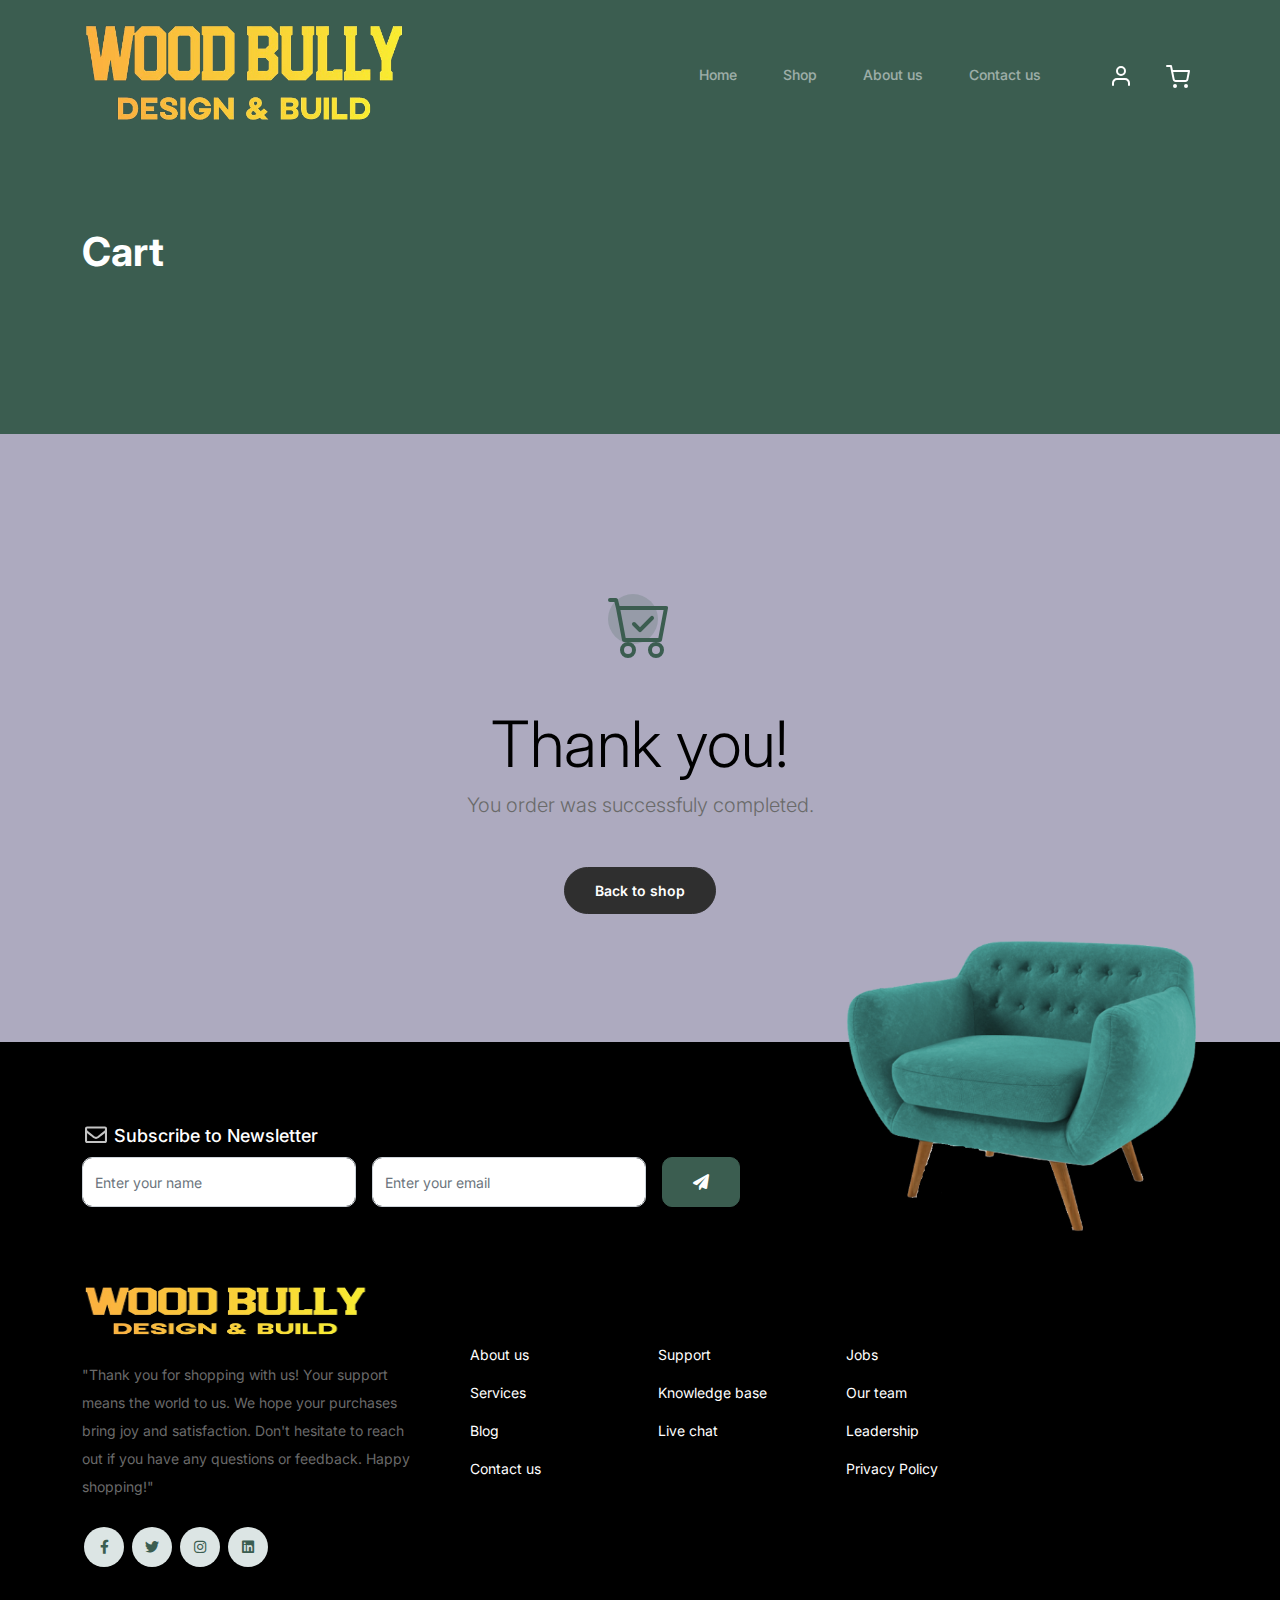
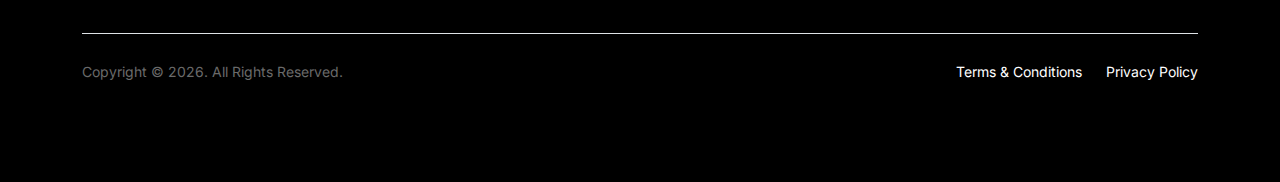
<file: woodbully/thankyou.html>
<!doctype html>
<html lang="en">

<head>
	<meta charset="utf-8">
	<meta name="viewport" content="width=device-width, initial-scale=1, shrink-to-fit=no">
	<meta name="author" content="Untree.co">
	<link rel="shortcut icon" href="logo.png">

	<meta name="description" content="" />
	<meta name="keywords" content="bootstrap, bootstrap4" />

	<!-- Bootstrap CSS -->
	<link href="css/bootstrap.min.css" rel="stylesheet">
	<link href="https://cdnjs.cloudflare.com/ajax/libs/font-awesome/6.0.0-beta3/css/all.min.css" rel="stylesheet">
	<link href="css/tiny-slider.css" rel="stylesheet">
	<link href="css/style.css" rel="stylesheet">
	<title>WOOD BULLY </title>
</head>

<body>

	<!-- Start Header/Navigation -->
	<nav class="custom-navbar navbar navbar navbar-expand-md navbar-dark bg-dark" arial-label="Furni navigation bar">

		<div class="container">
			<a class="navbar-brand" href="index.html"><img src="header.png" class="bull"></a>

			<button class="navbar-toggler" type="button" data-bs-toggle="collapse" data-bs-target="#navbarsFurni"
				aria-controls="navbarsFurni" aria-expanded="false" aria-label="Toggle navigation">
				<span class="navbar-toggler-icon"></span>
			</button>

			<div class="collapse navbar-collapse" id="navbarsFurni">
				<ul class="custom-navbar-nav navbar-nav ms-auto mb-2 mb-md-0">
					<li class="nav-item ">
						<a class="nav-link" href="index.html">Home</a>
					</li>
					<li><a class="nav-link" href="shop.html">Shop</a></li>
					<li><a class="nav-link" href="about.html">About us</a></li>
					<!-- <li><a class="nav-link" href="services.html">Services</a></li>
						<li><a class="nav-link" href="blog.html">Blog</a></li> -->
					<li><a class="nav-link" href="contact.html">Contact us</a></li>
				</ul>

				<ul class="custom-navbar-cta navbar-nav mb-2 mb-md-0 ms-5">
					<li><a class="nav-link" href="login.html"><img src="images/user.svg"></a></li>
					<li><a class="nav-link" href="cart.html"><img src="images/cart.svg"></a></li>
				</ul>
			</div>
		</div>

	</nav>
	<!-- End Header/Navigation -->

	<!-- Start Hero Section -->
	<div class="hero">
		<div class="container">
			<div class="row justify-content-between">
				<div class="col-lg-5">
					<div class="intro-excerpt">
						<h1>Cart</h1>
					</div>
				</div>
				<div class="col-lg-7">

				</div>
			</div>
		</div>
	</div>
	<!-- End Hero Section -->



	<div class="untree_co-section">
		<div class="container">
			<div class="row">
				<div class="col-md-12 text-center pt-5">
					<span class="display-3 thankyou-icon text-primary">
						<svg width="1em" height="1em" viewBox="0 0 16 16" class="bi bi-cart-check mb-5"
							fill="currentColor" xmlns="http://www.w3.org/2000/svg">
							<path fill-rule="evenodd"
								d="M11.354 5.646a.5.5 0 0 1 0 .708l-3 3a.5.5 0 0 1-.708 0l-1.5-1.5a.5.5 0 1 1 .708-.708L8 8.293l2.646-2.647a.5.5 0 0 1 .708 0z" />
							<path fill-rule="evenodd"
								d="M0 1.5A.5.5 0 0 1 .5 1H2a.5.5 0 0 1 .485.379L2.89 3H14.5a.5.5 0 0 1 .491.592l-1.5 8A.5.5 0 0 1 13 12H4a.5.5 0 0 1-.491-.408L2.01 3.607 1.61 2H.5a.5.5 0 0 1-.5-.5zM3.102 4l1.313 7h8.17l1.313-7H3.102zM5 12a2 2 0 1 0 0 4 2 2 0 0 0 0-4zm7 0a2 2 0 1 0 0 4 2 2 0 0 0 0-4zm-7 1a1 1 0 1 0 0 2 1 1 0 0 0 0-2zm7 0a1 1 0 1 0 0 2 1 1 0 0 0 0-2z" />
						</svg>
					</span>
					<h2 class="display-3 text-black">Thank you!</h2>
					<p class="lead mb-5">You order was successfuly completed.</p>
					<p><a href="shop.html" class="btn btn-sm btn-outline-black">Back to shop</a></p>
				</div>
			</div>
		</div>
	</div>

	<!-- Start Footer Section -->
	<footer class="footer-section">
		<div class="container relative">

			<div class="sofa-img">
				<img src="sofa R.png" alt="Image" class="img-fluid">
			</div>

			<div class="row">
				<div class="col-lg-8">
					<div class="subscription-form">
						<h3 class="d-flex align-items-center"><span class="me-1"><img src="images/envelope-outline.svg"
									alt="Image" class="img-fluid"></span><span>Subscribe to Newsletter</span></h3>

						<form action="#" class="row g-3">
							<div class="col-auto">
								<input type="text" class="form-control" placeholder="Enter your name">
							</div>
							<div class="col-auto">
								<input type="email" class="form-control" placeholder="Enter your email">
							</div>
							<div class="col-auto">
								<button class="btn btn-primary">
									<span class="fa fa-paper-plane"></span>
								</button>
							</div>
						</form>

					</div>
				</div>
			</div>

			<div class="row g-5 mb-5">
				<div class="col-lg-4">
					<div class="mb-4 footer-logo-wrap"><a href="#" class="footer-logo"><img src="header.png"
								class="lower"> </a></div>
					<p class="mb-4">"Thank you for shopping with us! Your support means the world to us. We hope your
						purchases bring joy and satisfaction. Don't hesitate to reach out if you have any questions or
						feedback. Happy shopping!"</p>

					<ul class="list-unstyled custom-social">
						<li><a href="#"><span class="fa fa-brands fa-facebook-f"></span></a></li>
						<li><a href="#"><span class="fa fa-brands fa-twitter"></span></a></li>
						<li><a href="#"><span class="fa fa-brands fa-instagram"></span></a></li>
						<li><a href="#"><span class="fa fa-brands fa-linkedin"></span></a></li>
					</ul>
				</div>

				<div class="col-lg-8">
					<div class="row links-wrap">
						<div class="col-6 col-sm-6 col-md-3">
							<ul class="list-unstyled">
								<li><a href="#">About us</a></li>
								<li><a href="#">Services</a></li>
								<li><a href="#">Blog</a></li>
								<li><a href="#">Contact us</a></li>
							</ul>
						</div>

						<div class="col-6 col-sm-6 col-md-3">
							<ul class="list-unstyled">
								<li><a href="#">Support</a></li>
								<li><a href="#">Knowledge base</a></li>
								<li><a href="#">Live chat</a></li>
							</ul>
						</div>

						<div class="col-6 col-sm-6 col-md-3">
							<ul class="list-unstyled">
								<li><a href="#">Jobs</a></li>
								<li><a href="#">Our team</a></li>
								<li><a href="#">Leadership</a></li>
								<li><a href="#">Privacy Policy</a></li>
							</ul>
						</div>

						<!-- <div class="col-6 col-sm-6 col-md-3">
								<ul class="list-unstyled">
									<li><a href="#">Nordic Chair</a></li>
									<li><a href="#">Kruzo Aero</a></li>
									<li><a href="#">Ergonomic Chair</a></li>
								</ul>
							</div> -->
					</div>
				</div>

			</div>

			<div class="border-top copyright">
				<div class="row pt-4">
					<div class="col-lg-6">
						<p class="mb-2 text-center text-lg-start">Copyright &copy;
							<script>document.write(new Date().getFullYear());</script>. All Rights Reserved.
					</div>

					<div class="col-lg-6 text-center text-lg-end">
						<ul class="list-unstyled d-inline-flex ms-auto">
							<li class="me-4"><a href="#">Terms &amp; Conditions</a></li>
							<li><a href="#">Privacy Policy</a></li>
						</ul>
					</div>

				</div>
			</div>

		</div>
	</footer>
	<!-- End Footer Section -->


	<script src="js/bootstrap.bundle.min.js"></script>
	<script src="js/tiny-slider.js"></script>
	<script src="js/custom.js"></script>
</body>

</html>
</file>
<file: woodbully/css/tiny-slider.css>
.tns-outer{padding:0 !important}.tns-outer [hidden]{display:none !important}.tns-outer [aria-controls],.tns-outer [data-action]{cursor:pointer}.tns-slider{-webkit-transition:all 0s;-moz-transition:all 0s;transition:all 0s}.tns-slider>.tns-item{-webkit-box-sizing:border-box;-moz-box-sizing:border-box;box-sizing:border-box}.tns-horizontal.tns-subpixel{white-space:nowrap}.tns-horizontal.tns-subpixel>.tns-item{display:inline-block;vertical-align:top;white-space:normal}.tns-horizontal.tns-no-subpixel:after{content:'';display:table;clear:both}.tns-horizontal.tns-no-subpixel>.tns-item{float:left}.tns-horizontal.tns-carousel.tns-no-subpixel>.tns-item{margin-right:-100%}.tns-no-calc{position:relative;left:0}.tns-gallery{position:relative;left:0;min-height:1px}.tns-gallery>.tns-item{position:absolute;left:-100%;-webkit-transition:transform 0s, opacity 0s;-moz-transition:transform 0s, opacity 0s;transition:transform 0s, opacity 0s}.tns-gallery>.tns-slide-active{position:relative;left:auto !important}.tns-gallery>.tns-moving{-webkit-transition:all 0.25s;-moz-transition:all 0.25s;transition:all 0.25s}.tns-autowidth{display:inline-block}.tns-lazy-img{-webkit-transition:opacity 0.6s;-moz-transition:opacity 0.6s;transition:opacity 0.6s;opacity:0.6}.tns-lazy-img.tns-complete{opacity:1}.tns-ah{-webkit-transition:height 0s;-moz-transition:height 0s;transition:height 0s}.tns-ovh{overflow:hidden}.tns-visually-hidden{position:absolute;left:-10000em}.tns-transparent{opacity:0;visibility:hidden}.tns-fadeIn{opacity:1;filter:alpha(opacity=100);z-index:0}.tns-normal,.tns-fadeOut{opacity:0;filter:alpha(opacity=0);z-index:-1}.tns-vpfix{white-space:nowrap}.tns-vpfix>div,.tns-vpfix>li{display:inline-block}.tns-t-subp2{margin:0 auto;width:310px;position:relative;height:10px;overflow:hidden}.tns-t-ct{width:2333.3333333%;width:-webkit-calc(100% * 70 / 3);width:-moz-calc(100% * 70 / 3);width:calc(100% * 70 / 3);position:absolute;right:0}.tns-t-ct:after{content:'';display:table;clear:both}.tns-t-ct>div{width:1.4285714%;width:-webkit-calc(100% / 70);width:-moz-calc(100% / 70);width:calc(100% / 70);height:10px;float:left}

/*# sourceMappingURL=sourcemaps/tiny-slider.css.map */
</file>
<file: woodbully/css/style.css>
@import url("https://fonts.googleapis.com/css2?family=Inter:wght@400;500;600;700;800&display=swap");
body {
  overflow-x: hidden;
  position: relative; }

body {
  font-family: "Inter", sans-serif;
  font-weight: 400;
  line-height: 28px;
  color: #6a6a6a;
  font-size: 14px;
  background-color: #ADAABF; }

a {
  text-decoration: none;
  -webkit-transition: .3s all ease;
  -o-transition: .3s all ease;
  transition: .3s all ease;
  color: #2f2f2f;
  text-decoration: underline; }
  a:hover {
    color: #2f2f2f;
    text-decoration: none; }
  a.more {
    font-weight: 600; }

.custom-navbar {
  background: #3b5d50 !important;
  padding-top: 20px;
  padding-bottom: 0px; }
  .custom-navbar .navbar-brand {
    font-size: 32px;
    font-weight: 600; }
    .custom-navbar .navbar-brand .bull{
       
      height: 100px;
    }
    .custom-navbar .navbar-brand > span {
      opacity: .4; }
  .custom-navbar .navbar-toggler {
    border-color: transparent; }
    .custom-navbar .navbar-toggler:active, .custom-navbar .navbar-toggler:focus {
      -webkit-box-shadow: none;
      box-shadow: none;
      outline: none; }
  @media (min-width: 992px) {
    .custom-navbar .custom-navbar-nav li {
      margin-left: 15px;
      margin-right: 15px; } }
  .custom-navbar .custom-navbar-nav li a {
    font-weight: 500;
    color: #ffffff !important;
    opacity: .5;
    -webkit-transition: .3s all ease;
    -o-transition: .3s all ease;
    transition: .3s all ease;
    position: relative; }
    @media (min-width: 768px) {
      .custom-navbar .custom-navbar-nav li a:before {
        content: "";
        position: absolute;
        bottom: 0;
        left: 8px;
        right: 8px;
        background: #f9bf29;
        height: 5px;
        opacity: 1;
        visibility: visible;
        width: 0;
        -webkit-transition: .15s all ease-out;
        -o-transition: .15s all ease-out;
        transition: .15s all ease-out; } }
    .custom-navbar .custom-navbar-nav li a:hover {
      opacity: 1; }
      .custom-navbar .custom-navbar-nav li a:hover:before {
        width: calc(100% - 16px); }
  .custom-navbar .custom-navbar-nav li.active a {
    opacity: 1; }
    .custom-navbar .custom-navbar-nav li.active a:before {
      width: calc(100% - 16px); }
  .custom-navbar .custom-navbar-cta {
    margin-left: 0 !important;
    -webkit-box-orient: horizontal;
    -webkit-box-direction: normal;
    -ms-flex-direction: row;
    flex-direction: row; }
    @media (min-width: 768px) {
      .custom-navbar .custom-navbar-cta {
        margin-left: 40px !important; } }
    .custom-navbar .custom-navbar-cta li {
      margin-left: 0px;
      margin-right: 0px; }
      .custom-navbar .custom-navbar-cta li:first-child {
        margin-right: 20px; }

.hero {
  background: #3b5d50;
  padding: calc(4rem - 30px) 0 0rem 0; }
  @media (min-width: 768px) {
    .hero {
      padding: calc(4rem - 30px) 0 4rem 0; } }
  @media (min-width: 992px) {
    .hero {
      padding: calc(8rem - 30px) 0 8rem 0; } }
  .hero .intro-excerpt {
    position: relative;
    z-index: 4; }
    @media (min-width: 992px) {
      .hero .intro-excerpt {
        max-width: 450px; } }
  .hero h1 {
    font-weight: 700;
    color: #ffffff;
    margin-bottom: 30px; }
    @media (min-width: 1400px) {
      .hero h1 {
        font-size: 54px; } }
  .hero p {
    color: rgba(255, 255, 255, 0.5);
    margin-botom: 30px; }
  .hero .hero-img-wrap {
    position: relative; }
    .hero .hero-img-wrap img {
      position: relative;
      top: 0px;
      right: 0px;
      z-index: 2;
      max-width: 780px;
      left: -20px; }
      @media (min-width: 768px) {
        .hero .hero-img-wrap img {
          right: 0px;
          left: -100px; } }
      @media (min-width: 992px) {
        .hero .hero-img-wrap img {
          left: 0px;
          top: -80px;
          position: absolute;
          right: -50px; } }
      @media (min-width: 1200px) {
        .hero .hero-img-wrap img {
          left: 0px;
          top: -80px;
          right: -100px; } }
    .hero .hero-img-wrap:after {
      content: "";
      position: absolute;
      width: 255px;
      height: 217px;
      background-image: url("../images/dots-light.svg");
      background-size: contain;
      background-repeat: no-repeat;
      right: -100px;
      top: -0px; }
      @media (min-width: 1200px) {
        .hero .hero-img-wrap:after {
          top: -40px; } }

.btn {
  font-weight: 600;
  padding: 12px 30px;
  border-radius: 30px;
  color: #ffffff;
  background: #2f2f2f;
  border-color: #2f2f2f; }
  .btn:hover {
    color: #ffffff;
    background: #222222;
    border-color: #222222; }
  .btn:active, .btn:focus {
    outline: none !important;
    -webkit-box-shadow: none;
    box-shadow: none; }
  .btn.btn-primary {
    background: #3b5d50;
    border-color: #3b5d50; }
    .btn.btn-primary:hover {
      background: #314d43;
      border-color: #314d43; }
  .btn.btn-secondary {
    color: #2f2f2f;
    background: #f9bf29;
    border-color: #f9bf29; }
    .btn.btn-secondary:hover {
      background: #f8b810;
      border-color: #f8b810; }
  .btn.btn-white-outline {
    background: transparent;
    border-width: 2px;
    border-color: rgba(255, 255, 255, 0.3); }
    .btn.btn-white-outline:hover {
      border-color: white;
      color: #ffffff; }

.section-title {
  color: #2f2f2f; }

.product-section {
  padding: 7rem 0; }
  .product-section .product-item {
    text-align: center;
    text-decoration: none;
    display: block;
    position: relative;
    padding-bottom: 50px;
    cursor: pointer; }
    .mb-41{
      color: #000000;
    }
    .product-section .product-item .product-thumbnail {
      margin-bottom: 30px;
      position: relative;
      top: 0;
      -webkit-transition: .3s all ease;
      -o-transition: .3s all ease;
      transition: .3s all ease; }
    .product-section .product-item h3 {
      font-weight: 600;
      font-size: 16px; }
    .product-section .product-item strong {
      font-weight: 800 !important;
      font-size: 18px !important; }
    .product-section .product-item h3, .product-section .product-item strong {
      color: #2f2f2f;
      text-decoration: none; }
    .product-section .product-item .icon-cross {
      position: absolute;
      width: 35px;
      height: 35px;
      display: inline-block;
      background: #2f2f2f;
      bottom: 15px;
      left: 50%;
      -webkit-transform: translateX(-50%);
      -ms-transform: translateX(-50%);
      transform: translateX(-50%);
      margin-bottom: -17.5px;
      border-radius: 50%;
      opacity: 0;
      visibility: hidden;
      -webkit-transition: .3s all ease;
      -o-transition: .3s all ease;
      transition: .3s all ease; }
      .product-section .product-item .icon-cross img {
        position: absolute;
        left: 50%;
        top: 50%;
        -webkit-transform: translate(-50%, -50%);
        -ms-transform: translate(-50%, -50%);
        transform: translate(-50%, -50%); }
    .product-section .product-item:before {
      bottom: 0;
      left: 0;
      right: 0;
      position: absolute;
      content: "";
      background: #dce5e4;
      height: 0%;
      z-index: -1;
      border-radius: 10px;
      -webkit-transition: .3s all ease;
      -o-transition: .3s all ease;
      transition: .3s all ease; }
    .product-section .product-item:hover .product-thumbnail {
      top: -25px; }
    .product-section .product-item:hover .icon-cross {
      bottom: 0;
      opacity: 1;
      visibility: visible; }
    .product-section .product-item:hover:before {
      height: 70%; }

.why-choose-section {
  padding: 7rem 0; }
  .why-choose-section .img-wrap {
    position: relative; }
    .why-choose-section .img-wrap:before {
      position: absolute;
      content: "";
      width: 255px;
      height: 217px;
      background-image: url("../images/dots-yellow.svg");
      background-repeat: no-repeat;
      background-size: contain;
      -webkit-transform: translate(-40%, -40%);
      -ms-transform: translate(-40%, -40%);
      transform: translate(-40%, -40%);
      z-index: -1; }
    .why-choose-section .img-wrap img {
      border-radius: 20px; }

.feature {
  margin-bottom: 30px; }
  .feature .icon {
    display: inline-block;
    position: relative;
    margin-bottom: 20px; }
    .feature .icon:before {
      content: "";
      width: 33px;
      height: 33px;
      position: absolute;
      background: rgba(59, 93, 80, 0.2);
      border-radius: 50%;
      right: -8px;
      bottom: 0; }
  .feature h3 {
    font-size: 14px;
    color: #2f2f2f; }
  .feature p {
    font-size: 14px;
    line-height: 22px;
    color: #6a6a6a; }

.we-help-section {
  padding: 7rem 0; }
  .we-help-section .imgs-grid {
    display: -ms-grid;
    display: grid;
    -ms-grid-columns: (1fr)[27];
    grid-template-columns: repeat(27, 1fr);
    position: relative; }
    .we-help-section .imgs-grid:before {
      position: absolute;
      content: "";
      width: 255px;
      height: 217px;
      background-image: url("../images/dots-green.svg");
      background-size: contain;
      background-repeat: no-repeat;
      -webkit-transform: translate(-40%, -40%);
      -ms-transform: translate(-40%, -40%);
      transform: translate(-40%, -40%);
      z-index: -1; }
    .we-help-section .imgs-grid .grid {
      position: relative; }
      .we-help-section .imgs-grid .grid img {
        border-radius: 20px;
        max-width: 100%; }
      .we-help-section .imgs-grid .grid.grid-1 {
        -ms-grid-column: 1;
        -ms-grid-column-span: 18;
        grid-column: 1 / span 18;
        -ms-grid-row: 1;
        -ms-grid-row-span: 27;
        grid-row: 1 / span 27; }
      .we-help-section .imgs-grid .grid.grid-2 {
        -ms-grid-column: 19;
        -ms-grid-column-span: 27;
        grid-column: 19 / span 27;
        -ms-grid-row: 1;
        -ms-grid-row-span: 5;
        grid-row: 1 / span 5;
        padding-left: 20px; }
      .we-help-section .imgs-grid .grid.grid-3 {
        -ms-grid-column: 14;
        -ms-grid-column-span: 16;
        grid-column: 14 / span 16;
        -ms-grid-row: 6;
        -ms-grid-row-span: 27;
        grid-row: 6 / span 27;
        padding-top: 20px; }

.custom-list {
  width: 100%; }
  .custom-list li {
    display: inline-block;
    width: calc(50% - 20px);
    margin-bottom: 12px;
    line-height: 1.5;
    position: relative;
    padding-left: 20px; }
    .custom-list li:before {
      content: "";
      width: 8px;
      height: 8px;
      border-radius: 50%;
      border: 2px solid #3b5d50;
      position: absolute;
      left: 0;
      top: 8px; }

.popular-product {
  padding: 0 0 7rem 0; }
  .popular-product .product-item-sm h3 {
    font-size: 14px;
    font-weight: 700;
    color: #2f2f2f; }
  .popular-product .product-item-sm a {
    text-decoration: none;
    color: #2f2f2f;
    -webkit-transition: .3s all ease;
    -o-transition: .3s all ease;
    transition: .3s all ease; }
    .popular-product .product-item-sm a:hover {
      color: rgba(47, 47, 47, 0.5); }
  .popular-product .product-item-sm p {
    line-height: 1.4;
    margin-bottom: 10px;
    font-size: 14px; }
  .popular-product .product-item-sm .thumbnail {
    margin-right: 10px;
    -webkit-box-flex: 0;
    -ms-flex: 0 0 120px;
    flex: 0 0 120px;
    position: relative; }
    .popular-product .product-item-sm .thumbnail:before {
      content: "";
      position: absolute;
      border-radius: 20px;
      background: #dce5e4;
      width: 98px;
      height: 98px;
      top: 50%;
      left: 50%;
      -webkit-transform: translate(-50%, -50%);
      -ms-transform: translate(-50%, -50%);
      transform: translate(-50%, -50%);
      z-index: -1; }

.testimonial-section {
  padding: 3rem 0 7rem 0; }

.testimonial-slider-wrap {
  position: relative; }
  .testimonial-slider-wrap .tns-inner {
    padding-top: 30px; }
  .testimonial-slider-wrap .item .testimonial-block blockquote {
    font-size: 16px; }
    @media (min-width: 768px) {
      .testimonial-slider-wrap .item .testimonial-block blockquote {
        line-height: 32px;
        font-size: 18px; } }
  .testimonial-slider-wrap .item .testimonial-block .author-info .author-pic {
    margin-bottom: 20px; }
    .testimonial-slider-wrap .item .testimonial-block .author-info .author-pic img {
      max-width: 80px
      ;
     }
  .testimonial-slider-wrap .item .testimonial-block .author-info h3 {
    font-size: 14px;
    font-weight: 700;
    color: #2f2f2f;
    margin-bottom: 0; }
  .testimonial-slider-wrap #testimonial-nav {
    position: absolute;
    top: 50%;
    z-index: 99;
    width: 100%;
    display: none; }
    @media (min-width: 768px) {
      .testimonial-slider-wrap #testimonial-nav {
        display: block; } }
    .testimonial-slider-wrap #testimonial-nav > span {
      cursor: pointer;
      position: absolute;
      width: 58px;
      height: 58px;
      line-height: 58px;
      border-radius: 50%;
      background: rgba(59, 93, 80, 0.1);
      color: #2f2f2f;
      -webkit-transition: .3s all ease;
      -o-transition: .3s all ease;
      transition: .3s all ease; }
      .testimonial-slider-wrap #testimonial-nav > span:hover {
        background: #3b5d50;
        color: #ffffff; }
    .testimonial-slider-wrap #testimonial-nav .prev {
      left: -10px; }
    .testimonial-slider-wrap #testimonial-nav .next {
      right: 0; }
  .testimonial-slider-wrap .tns-nav {
    position: absolute;
    bottom: -50px;
    left: 50%;
    -webkit-transform: translateX(-50%);
    -ms-transform: translateX(-50%);
    transform: translateX(-50%); }
    .testimonial-slider-wrap .tns-nav button {
      background: none;
      border: none;
      display: inline-block;
      position: relative;
      width: 0 !important;
      height: 7px !important;
      margin: 2px; }
      .testimonial-slider-wrap .tns-nav button:active, .testimonial-slider-wrap .tns-nav button:focus, .testimonial-slider-wrap .tns-nav button:hover {
        outline: none;
        -webkit-box-shadow: none;
        box-shadow: none;
        background: none; }
      .testimonial-slider-wrap .tns-nav button:before {
        display: block;
        width: 7px;
        height: 7px;
        left: 0;
        top: 0;
        position: absolute;
        content: "";
        border-radius: 50%;
        -webkit-transition: .3s all ease;
        -o-transition: .3s all ease;
        transition: .3s all ease;
        background-color: #d6d6d6; }
      .testimonial-slider-wrap .tns-nav button:hover:before, .testimonial-slider-wrap .tns-nav button.tns-nav-active:before {
        background-color: #3b5d50; }

.before-footer-section {
  padding: 7rem 0 12rem 0 !important; }

.blog-section {
  padding: 7rem 0 12rem 0; }
  .blog-section .post-entry a {
    text-decoration: none; }
  .blog-section .post-entry .post-thumbnail {
    display: block;
    margin-bottom: 20px; }
    .blog-section .post-entry .post-thumbnail img {
      border-radius: 20px;
      -webkit-transition: .3s all ease;
      -o-transition: .3s all ease;
      transition: .3s all ease; }
  .blog-section .post-entry .post-content-entry {
    padding-left: 15px;
    padding-right: 15px; }
    .blog-section .post-entry .post-content-entry h3 {
      font-size: 16px;
      margin-bottom: 0;
      font-weight: 600;
      margin-bottom: 7px; }
    .blog-section .post-entry .post-content-entry .meta {
      font-size: 14px; }
      .blog-section .post-entry .post-content-entry .meta a {
        font-weight: 600; }
  .blog-section .post-entry:hover .post-thumbnail img, .blog-section .post-entry:focus .post-thumbnail img {
    opacity: .7; }

.footer-section {
  padding: 80px 0;
  background: #000000; }
  .footer-section .relative {
    position: relative; }
  .footer-section a {
    text-decoration: none;
    color: #ffffff;
    -webkit-transition: .3s all ease;
    -o-transition: .3s all ease;
    transition: .3s all ease; }
    .footer-section a:hover {
      color: rgba(47, 47, 47, 0.5); }
  .footer-section .subscription-form {
    margin-bottom: 40px;
    position: relative;
    z-index: 2;
    margin-top: 100px; }
    @media (min-width: 992px) {
      .footer-section .subscription-form {
        margin-top: 0px;
        margin-bottom: 80px; } }
    .footer-section .subscription-form h3 {
      font-size: 18px;
      font-weight: 500;
      color: #ffffff; }
    .footer-section .subscription-form .form-control {
      height: 50px;
      border-radius: 10px;
      font-family: "Inter", sans-serif; }
      .footer-section .subscription-form .form-control:active, .footer-section .subscription-form .form-control:focus {
        outline: none;
        -webkit-box-shadow: none;
        box-shadow: none;
        border-color: #3b5d50;
        -webkit-box-shadow: 0 1px 4px 0 rgba(0, 0, 0, 0.2);
        box-shadow: 0 1px 4px 0 rgba(0, 0, 0, 0.2); }
      .footer-section .subscription-form .form-control::-webkit-input-placeholder {
        font-size: 14px; }
      .footer-section .subscription-form .form-control::-moz-placeholder {
        font-size: 14px; }
      .footer-section .subscription-form .form-control:-ms-input-placeholder {
        font-size: 14px; }
      .footer-section .subscription-form .form-control:-moz-placeholder {
        font-size: 14px; }
    .footer-section .subscription-form .btn {
      border-radius: 10px !important; }
  .footer-section .sofa-img {
    position: absolute;
    top: -200px;
    z-index: 1;
    right: 0; }
    .footer-section .sofa-img img {
      max-width: 380px; }
  .footer-section .links-wrap {
    margin-top: 0px; }
    @media (min-width: 992px) {
      .footer-section .links-wrap {
        margin-top: 54px; } }
    .footer-section .links-wrap ul li {
      margin-bottom: 10px; }
  .footer-section .footer-logo-wrap .footer-logo {
    font-size: 32px;
    font-weight: 500;
    text-decoration: none;
    color: #ffffff; }
    .footer-section .footer-logo-wrap .footer-logo .lower{
      width: 290px;
      height: 50px;
    }
  .footer-section .custom-social li {
    margin: 2px;
    display: inline-block; }
    .footer-section .custom-social li a {
      width: 40px;
      height: 40px;
      text-align: center;
      line-height: 40px;
      display: inline-block;
      background: #dce5e4;
      color: #3b5d50;
      border-radius: 50%; }
      .footer-section .custom-social li a:hover {
        background: #3b5d50;
        color: #ffffff; }
  .footer-section .border-top {
    border-color: #dce5e4; }
    .footer-section .border-top.copyright {
      font-size: 14px !important; }

.untree_co-section {
  padding: 7rem 0; }

.form-control {
  height: 50px;
  border-radius: 10px;
  font-family: "Inter", sans-serif; }
  .form-control:active, .form-control:focus {
    outline: none;
    -webkit-box-shadow: none;
    box-shadow: none;
    border-color: #3b5d50;
    -webkit-box-shadow: 0 1px 4px 0 rgba(0, 0, 0, 0.2);
    box-shadow: 0 1px 4px 0 rgba(0, 0, 0, 0.2); }
  .form-control::-webkit-input-placeholder {
    font-size: 14px; }
  .form-control::-moz-placeholder {
    font-size: 14px; }
  .form-control:-ms-input-placeholder {
    font-size: 14px; }
  .form-control:-moz-placeholder {
    font-size: 14px; }

.service {
  line-height: 1.5; }
  .service .service-icon {
    border-radius: 10px;
    -webkit-box-flex: 0;
    -ms-flex: 0 0 50px;
    flex: 0 0 50px;
    height: 50px;
    line-height: 50px;
    text-align: center;
    background: #3b5d50;
    margin-right: 20px;
    color: #ffffff; }

textarea {
  height: auto !important; }

.site-blocks-table {
  overflow: auto; }
  .site-blocks-table .product-thumbnail {
    width: 200px; }
  .site-blocks-table .btn {
    padding: 2px 10px; }
  .site-blocks-table thead th {
    padding: 30px;
    text-align: center;
    border-width: 0px !important;
    vertical-align: middle;
    color: rgba(0, 0, 0, 0.8);
    font-size: 18px; }
  .site-blocks-table td {
    padding: 20px;
    text-align: center;
    vertical-align: middle;
    color: rgba(0, 0, 0, 0.8); }
  .site-blocks-table tbody tr:first-child td {
    border-top: 1px solid #3b5d50 !important; }
  .site-blocks-table .btn {
    background: none !important;
    color: #000000;
    border: none;
    height: auto !important; }

.site-block-order-table th {
  border-top: none !important;
  border-bottom-width: 1px !important; }

.site-block-order-table td, .site-block-order-table th {
  color: #000000; }

.couponcode-wrap input {
  border-radius: 10px !important; }

.text-primary {
  color: #3b5d50 !important; }

.thankyou-icon {
  position: relative;
  color: #3b5d50; }
  .thankyou-icon:before {
    position: absolute;
    content: "";
    width: 50px;
    height: 50px;
    border-radius: 50%;
    background: rgba(59, 93, 80, 0.2); }

    .img-fluid1{
     max-width: 350px;
    }
    .img-fluid2{
      max-width: 280px;
    }
      .img-fluid3{
        width: 230px;
      }
.post-content-entry{
  color: #000000;
}
</file>
